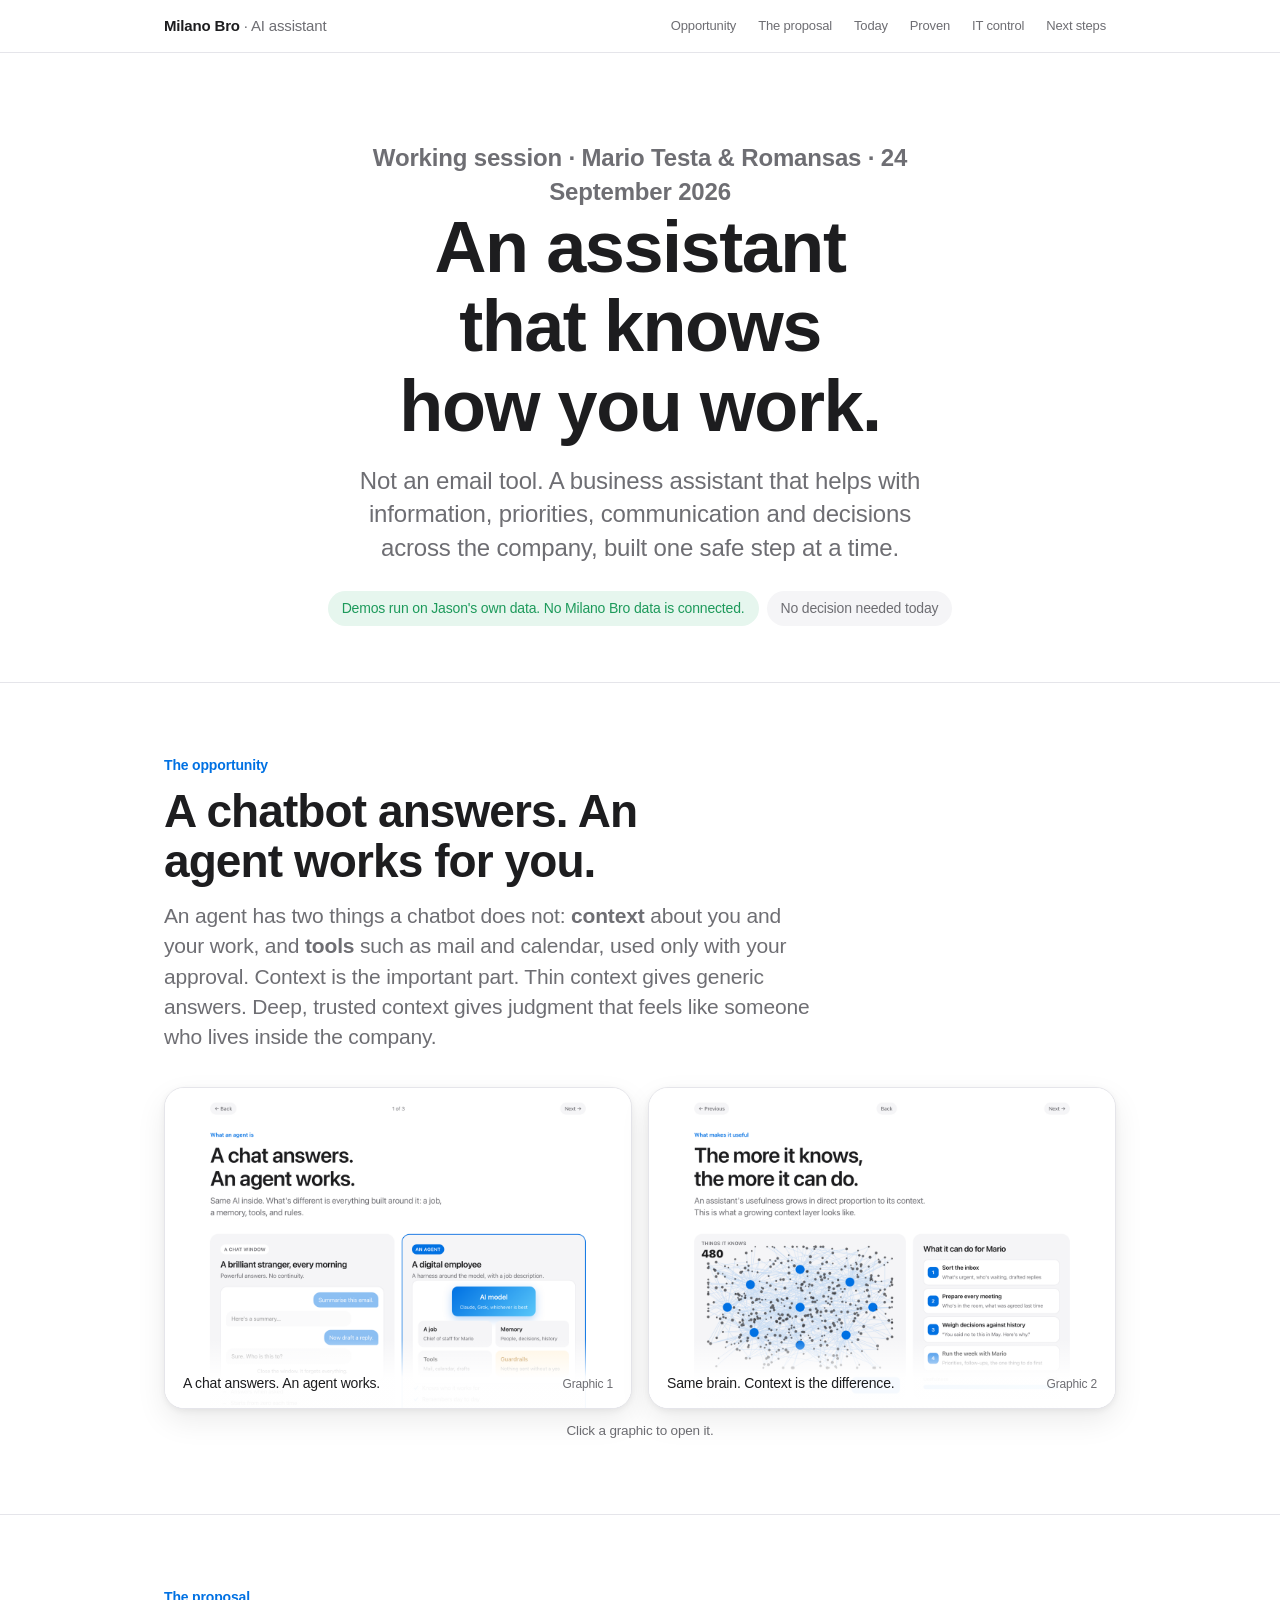
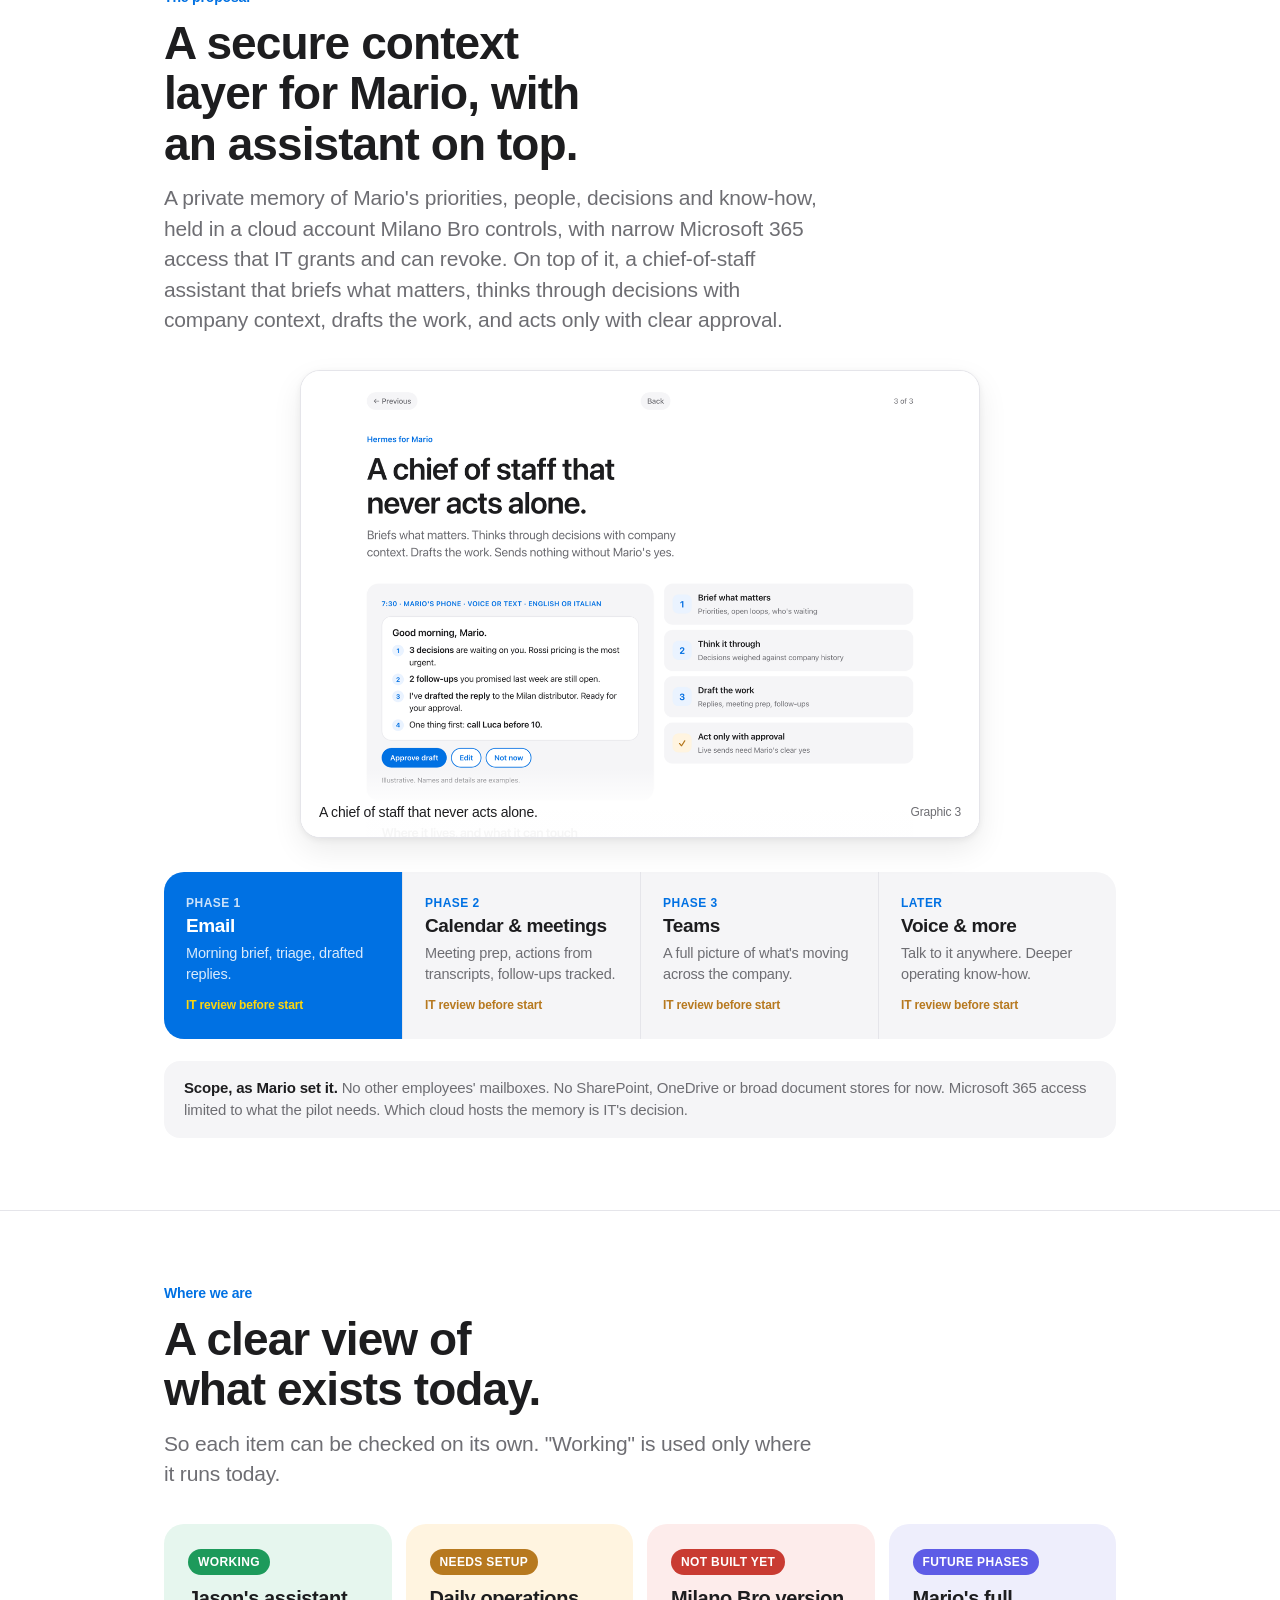
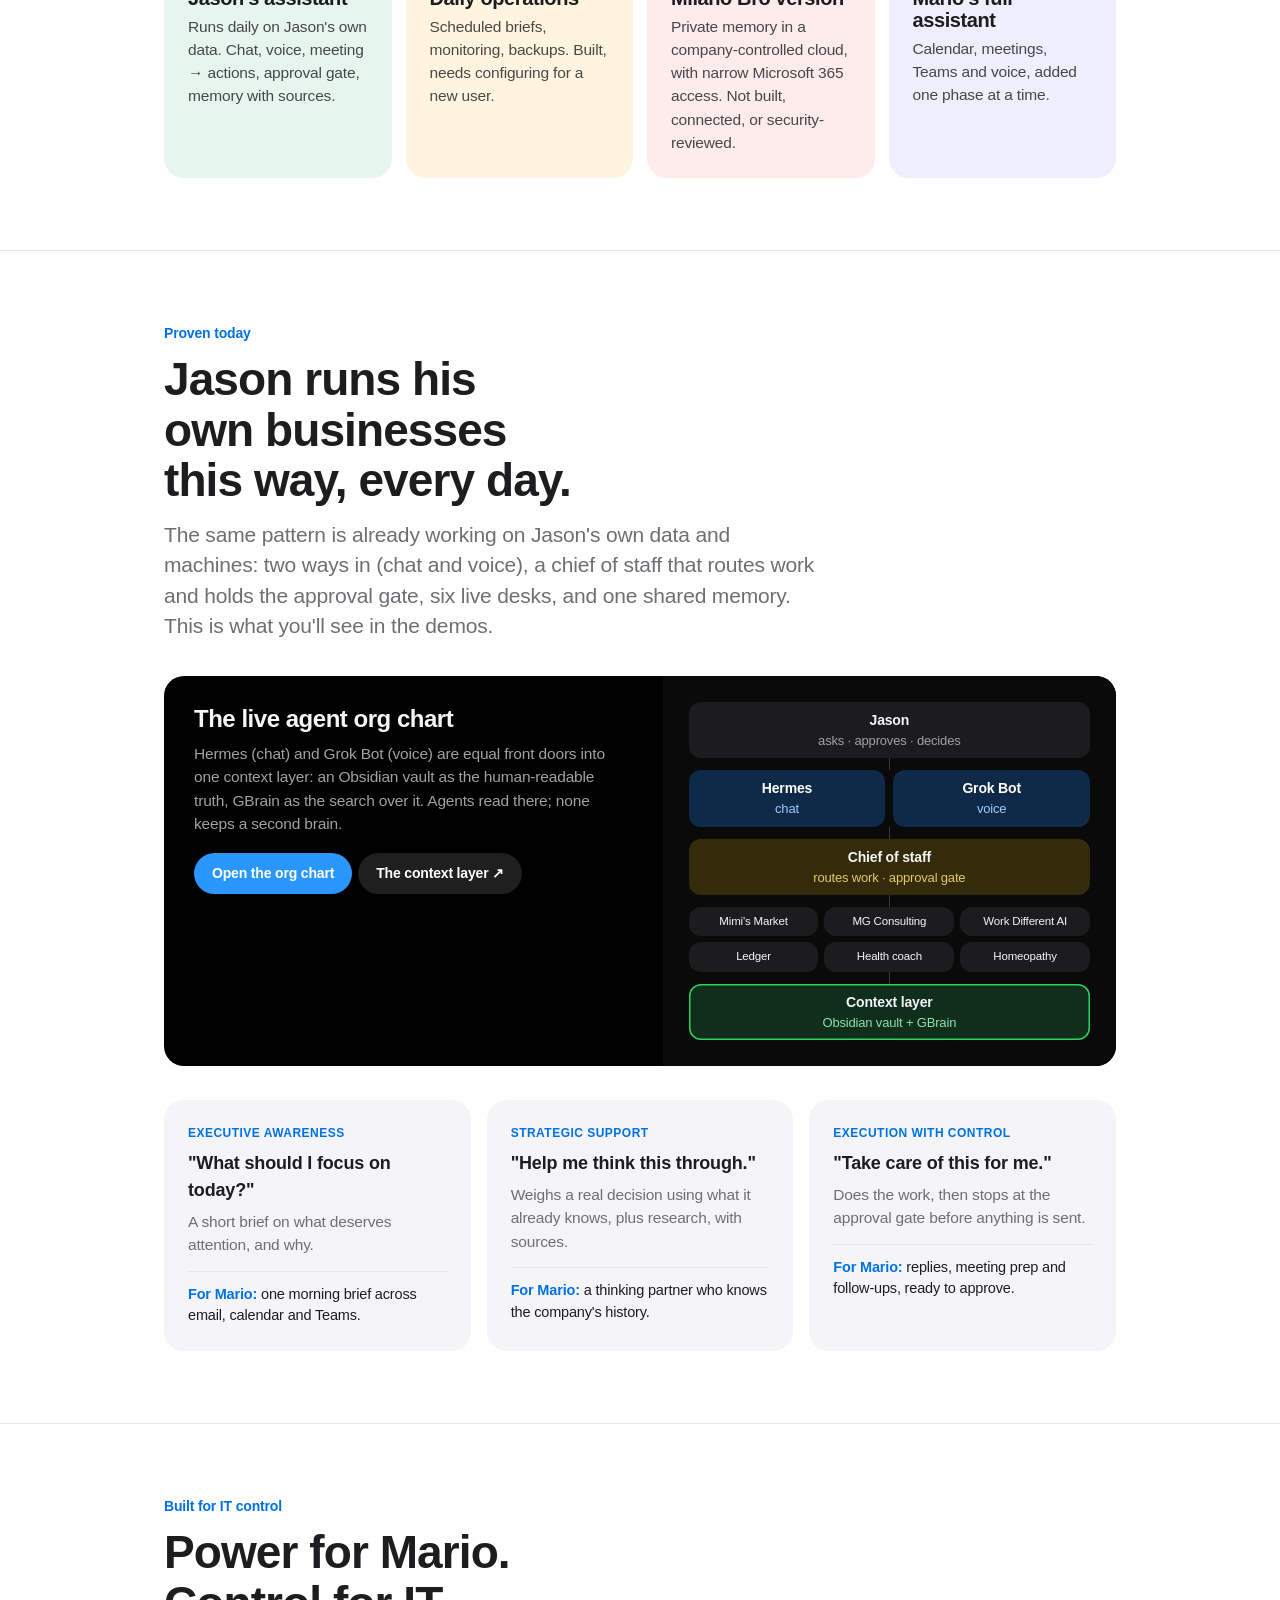
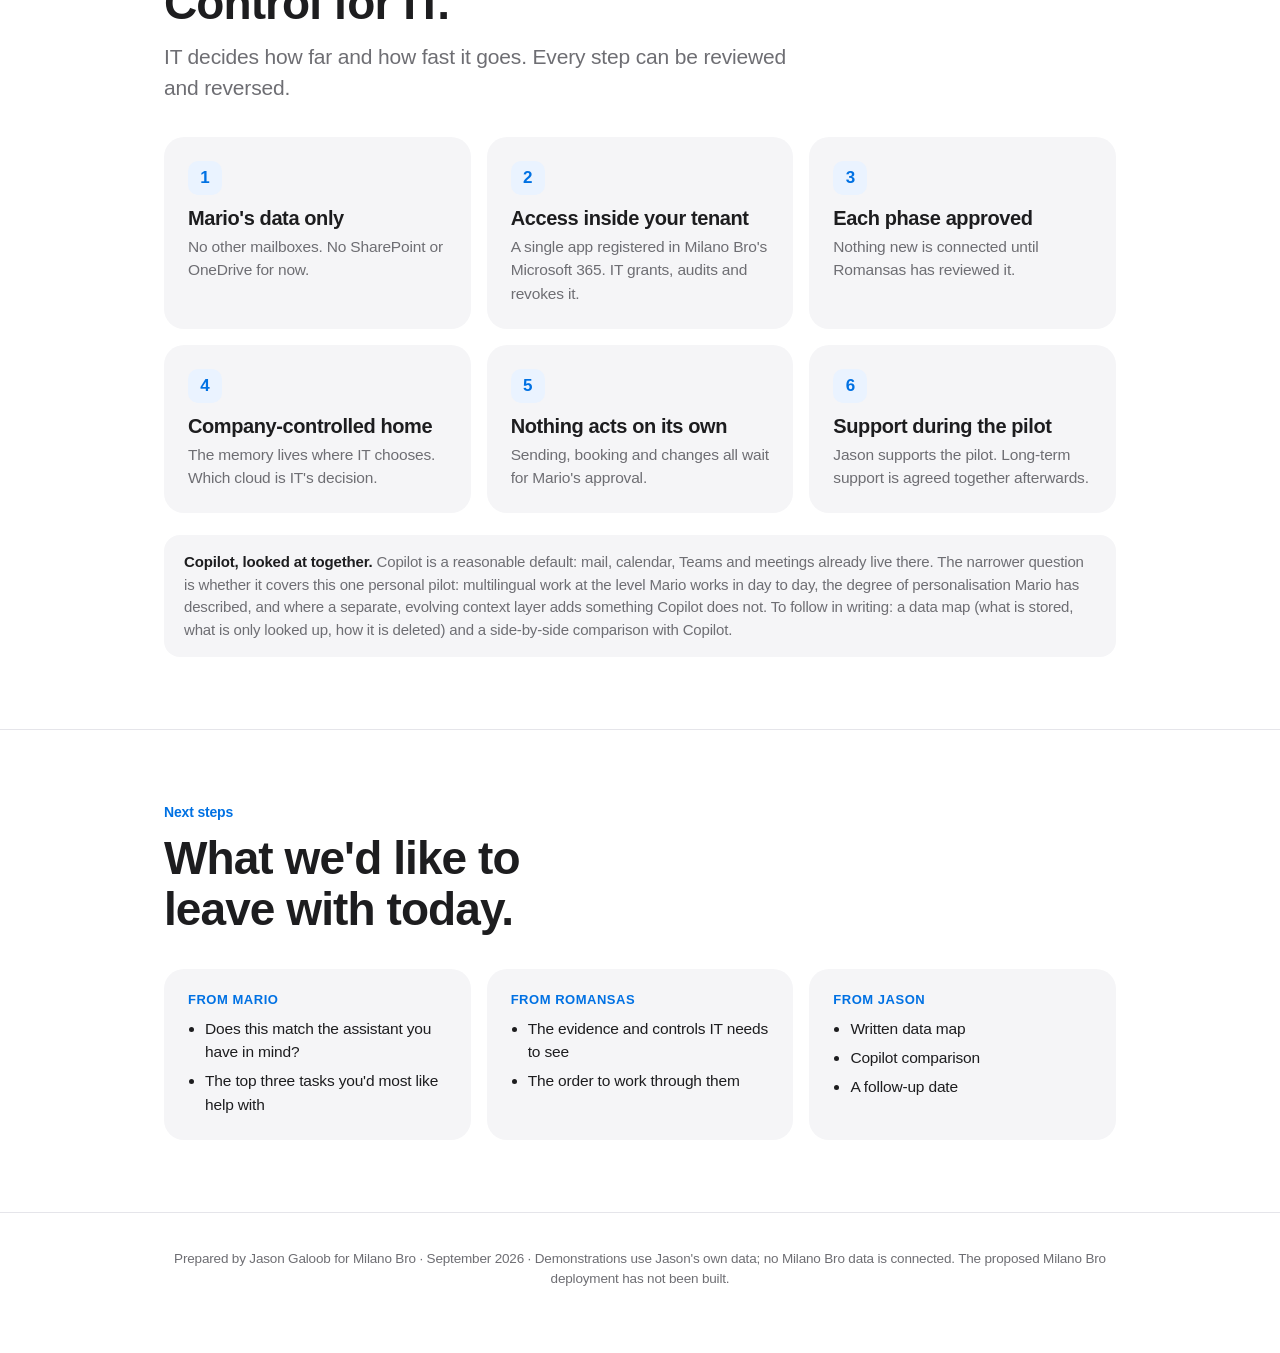
<file: index.html>
<!DOCTYPE html>
<html lang="en">
<head>
<meta charset="UTF-8" />
<meta name="viewport" content="width=device-width, initial-scale=1" />
<title>An AI assistant for Milano Bro</title>
<meta name="description" content="Working session with Mario Testa and Romansas: the opportunity, a secure context layer, what exists today, and a phased path IT controls." />
<style>
:root{
  --bg:#ffffff; --bg2:#f5f5f7; --ink:#1d1d1f; --mute:#6e6e73; --line:#e5e5ea;
  --blue:#0071e3; --blue-soft:#eaf3ff; --green:#1d9a5b; --green-soft:#e6f6ee;
  --amber:#b7791f; --amber-soft:#fff4e0; --red:#c93b32; --red-soft:#fdeceb;
  --violet:#5e5ce6; --violet-soft:#eeeefc;
  --font:-apple-system,BlinkMacSystemFont,"SF Pro Display","SF Pro Text","Inter",Helvetica,Arial,sans-serif;
  --mono:ui-monospace,"SF Mono",Menlo,monospace;
  --ease:cubic-bezier(.22,.61,.36,1);
}
*{box-sizing:border-box;margin:0;padding:0}
html{scroll-behavior:smooth;scroll-padding-top:70px}
body{background:var(--bg);color:var(--ink);font-family:var(--font);font-size:17px;line-height:1.5;letter-spacing:-.01em;-webkit-font-smoothing:antialiased}
a{color:var(--blue);text-decoration:none}
h1,h2,h3{font-weight:600;line-height:1.1;letter-spacing:-.02em;text-wrap:balance}
.wrap{max-width:1000px;margin:0 auto;padding:0 24px}

/* nav */
.nav{position:sticky;top:0;z-index:20;background:rgba(255,255,255,.78);-webkit-backdrop-filter:saturate(1.6) blur(18px);backdrop-filter:saturate(1.6) blur(18px);border-bottom:1px solid var(--line)}
.nav .wrap{display:flex;align-items:center;justify-content:space-between;gap:16px;height:52px}
.brand{font-weight:600;font-size:15px;white-space:nowrap}
.brand span{color:var(--mute);font-weight:400}
.navlinks{display:flex;gap:2px;overflow-x:auto;scrollbar-width:none}
.navlinks::-webkit-scrollbar{display:none}
.navlinks a{color:var(--mute);font-size:13px;font-weight:500;padding:6px 10px;border-radius:999px;white-space:nowrap}
.navlinks a:hover,.navlinks a.on{background:var(--bg2);color:var(--ink)}

/* hero */
.hero{padding:88px 0 56px;text-align:center}
.eyebrow{color:var(--blue);font-weight:600;font-size:15px;margin-bottom:14px}
.hero h1{font-size:clamp(40px,7vw,72px);max-width:16ch;margin:0 auto 18px}
.hero p{font-size:clamp(19px,2.3vw,24px);color:var(--mute);max-width:44ch;margin:0 auto;line-height:1.4}
.pills{display:flex;justify-content:center;flex-wrap:wrap;gap:8px;margin-top:26px}
.pill{font-size:14px;font-weight:500;padding:7px 14px;border-radius:999px;background:var(--bg2);color:var(--mute)}
.pill.green{background:var(--green-soft);color:var(--green)}

/* sections */
section{padding:72px 0;border-top:1px solid var(--line)}
.sec-eyebrow{color:var(--blue);font-weight:600;font-size:14px;margin-bottom:10px}
.h2{font-size:clamp(30px,4.4vw,46px);max-width:22ch;margin-bottom:14px}
.lead{font-size:clamp(18px,2vw,21px);color:var(--mute);max-width:56ch;line-height:1.45}
.grid2{display:grid;grid-template-columns:1fr 1fr;gap:16px;margin-top:34px}
.grid3{display:grid;grid-template-columns:repeat(3,1fr);gap:16px;margin-top:34px}
.grid4{display:grid;grid-template-columns:repeat(4,1fr);gap:14px;margin-top:34px}
.card{background:var(--bg2);border-radius:20px;padding:24px}
.card h3{font-size:20px;margin-bottom:6px}
.card p{color:var(--mute);font-size:15.5px}
.card .chip{display:inline-block;font-size:12px;font-weight:600;letter-spacing:.03em;text-transform:uppercase;padding:4px 10px;border-radius:999px;margin-bottom:12px;color:#fff}
.chip.green{background:var(--green)}.chip.amber{background:var(--amber)}.chip.red{background:var(--red)}.chip.violet{background:var(--violet)}.chip.blue{background:var(--blue)}
.card.green{background:var(--green-soft)}.card.amber{background:var(--amber-soft)}.card.red{background:var(--red-soft)}.card.violet{background:var(--violet-soft)}
.card.green p,.card.amber p,.card.red p,.card.violet p{color:var(--ink);opacity:.8}

/* graphic cards */
.gfx{display:grid;gap:16px;margin-top:34px}
.gfx.two{grid-template-columns:1fr 1fr}
.gfx.one{grid-template-columns:minmax(0,680px);justify-content:center}
.gcard{position:relative;display:block;border-radius:20px;overflow:hidden;background:#fff;border:1px solid var(--line);box-shadow:0 2px 6px rgba(0,0,0,.06),0 12px 30px rgba(0,0,0,.08);transition:transform .4s var(--ease),box-shadow .4s var(--ease)}
.gcard img{display:block;width:100%;height:auto;aspect-ratio:16/11;object-fit:cover;object-position:top;transition:transform .7s var(--ease)}
.gcard .cap{position:absolute;inset:auto 0 0 0;padding:34px 18px 14px;background:linear-gradient(180deg,rgba(255,255,255,0),rgba(255,255,255,.96) 55%);color:var(--ink);display:flex;justify-content:space-between;align-items:center;gap:10px;font-size:14px;font-weight:500}
.gcard .cap span{font-size:12px;color:var(--mute);white-space:nowrap}
.gcard:hover,.gcard:focus-visible{transform:translateY(-5px) scale(1.02);box-shadow:0 6px 14px rgba(0,0,0,.08),0 28px 60px rgba(0,0,0,.16);outline:none;z-index:1}
.gcard:hover img{transform:scale(1.04)}
.gnote{text-align:center;color:var(--mute);font-size:13.5px;margin-top:12px}

/* flow of phases */
.phases{display:grid;grid-template-columns:repeat(4,1fr);gap:0;margin-top:34px;background:var(--bg2);border-radius:20px;overflow:hidden}
.ph{padding:22px 22px;border-left:1px solid var(--line)}
.ph:first-child{border-left:0;background:var(--blue);color:#fff}
.ph .n{font-size:12px;font-weight:600;letter-spacing:.04em;text-transform:uppercase;color:var(--blue)}
.ph:first-child .n{color:rgba(255,255,255,.8)}
.ph h3{font-size:19px;margin:4px 0 6px}
.ph p{font-size:14.5px;color:var(--mute)}
.ph:first-child p{color:rgba(255,255,255,.85)}
.ph .gate{display:inline-block;margin-top:10px;font-size:12px;font-weight:600;color:var(--amber)}
.ph:first-child .gate{color:#ffd60a}

/* org card */
.orgcard{display:grid;grid-template-columns:1.1fr 1fr;gap:0;background:#000;color:#f5f5f7;border-radius:20px;overflow:hidden;margin-top:34px}
.orgcard .txt{padding:30px}
.orgcard .txt h3{font-size:24px;margin-bottom:10px}
.orgcard .txt p{color:#a1a1a6;font-size:15.5px;margin-bottom:18px}
.orgcard .btn{display:inline-block;background:#2997ff;color:#fff;font-weight:600;font-size:14px;padding:10px 18px;border-radius:999px}
.orgcard .btn.ghost{background:rgba(255,255,255,.12);margin-left:6px}
.tree{padding:26px;display:flex;flex-direction:column;align-items:center;gap:0;background:#0a0a0a}
.tb{background:#1c1c1e;border-radius:12px;padding:8px 14px;font-size:13px;text-align:center;width:100%}
.tb b{display:block;font-weight:600;font-size:14px}
.tb span{color:#a1a1a6}
.tb.blue{background:#0e2a48;color:#fff}.tb.blue span{color:#9ec9ff}
.tb.amber{background:#332b0a}.tb.amber span{color:#e6c96a}
.tb.green{background:#0f2e1c;box-shadow:inset 0 0 0 1.5px #30d158}.tb.green span{color:#8fe0a8}
.tl{width:1px;height:12px;background:#3a3a3c}
.trow{display:grid;grid-template-columns:1fr 1fr;gap:8px;width:100%}
.trow3{display:grid;grid-template-columns:repeat(3,1fr);gap:6px;width:100%}
.trow3 .tb{padding:6px 6px;font-size:11.5px}

/* controls */
.ctl .ic{width:34px;height:34px;border-radius:10px;background:var(--blue-soft);color:var(--blue);display:grid;place-items:center;font-weight:700;margin-bottom:12px}
.note{margin-top:22px;background:var(--bg2);border-radius:16px;padding:16px 20px;font-size:15px;color:var(--mute)}
.note b{color:var(--ink)}

/* demos */
.demo .k{font-size:12px;font-weight:600;letter-spacing:.04em;text-transform:uppercase;color:var(--blue);margin-bottom:8px}
.demo .q{font-size:18px;font-weight:600;margin-bottom:6px}
.demo .m{margin-top:14px;padding-top:12px;border-top:1px solid var(--line);font-size:14.5px;color:var(--ink)}
.demo .m b{color:var(--blue)}

/* leave */
.leave .card h3{color:var(--blue);font-size:13px;letter-spacing:.04em;text-transform:uppercase;margin-bottom:10px}
.leave ul{padding-left:1.1em;color:var(--ink);font-size:15.5px;display:grid;gap:6px}
footer{padding:36px 0 64px;color:var(--mute);font-size:13.5px;text-align:center;border-top:1px solid var(--line)}

/* lightbox */
.lb{position:fixed;inset:0;z-index:50;display:none;align-items:center;justify-content:center;padding:24px;background:rgba(20,22,24,.55);-webkit-backdrop-filter:blur(18px) saturate(1.2);backdrop-filter:blur(18px) saturate(1.2);opacity:0;transition:opacity .35s ease}
.lb.open{display:flex}.lb.show{opacity:1}
.lb .frame{position:relative;width:min(1120px,100%);height:min(92vh,100%);background:#fff;border-radius:18px;overflow:hidden;box-shadow:0 40px 100px rgba(0,0,0,.45);transform:scale(.92) translateY(12px);transition:transform .45s var(--ease)}
.lb.show .frame{transform:none}
.lb iframe{width:100%;height:100%;border:0;display:block;background:#fff}
.lb button{border:0;cursor:pointer;color:#1d1d1f;background:rgba(0,0,0,.08);display:grid;place-items:center;-webkit-backdrop-filter:blur(8px);backdrop-filter:blur(8px)}
.lb button:hover{background:rgba(0,0,0,.16)}
.lb .x{position:absolute;top:12px;right:12px;width:36px;height:36px;border-radius:50%;font-size:20px}
.lb .nv{position:absolute;top:50%;transform:translateY(-50%);width:40px;height:40px;border-radius:50%;font-size:20px}
.lb .nv.prev{left:12px}.lb .nv.next{right:12px}
.lb .open-new{position:absolute;bottom:12px;right:14px;font-size:12px;color:#1d1d1f;background:rgba(0,0,0,.08);padding:6px 10px;border-radius:999px}
body.lb-lock{overflow:hidden}

/* motion */
@media (prefers-reduced-motion:reduce){.gcard,.gcard img,.lb,.lb .frame{transition:none}}

@media (max-width:860px){.grid3,.grid4,.phases{grid-template-columns:1fr 1fr}.ph{border-left:0;border-top:1px solid var(--line)}.orgcard{grid-template-columns:1fr}.lb .nv{display:none}}
@media (max-width:600px){.grid2,.grid3,.grid4,.phases,.gfx.two{grid-template-columns:1fr}.hero{padding:56px 0 40px}section{padding:52px 0}.brand span{display:none}.lb{padding:10px}}
</style>
</head>
<body>

<nav class="nav"><div class="wrap">
  <div class="brand">Milano Bro <span>· AI assistant</span></div>
  <div class="navlinks" id="navlinks">
    <a href="#opportunity">Opportunity</a><a href="#proposal">The proposal</a><a href="#today">Today</a><a href="#proven">Proven</a><a href="#control">IT control</a><a href="#next">Next steps</a>
  </div>
</div></nav>

<header class="hero wrap">
  <p class="eyebrow">Working session · Mario Testa &amp; Romansas · 24 September 2026</p>
  <h1>An assistant that knows how you work.</h1>
  <p>Not an email tool. A business assistant that helps with information, priorities, communication and decisions across the company, built one safe step at a time.</p>
  <div class="pills">
    <span class="pill green">Demos run on Jason's own data. No Milano Bro data is connected.</span>
    <span class="pill">No decision needed today</span>
  </div>
</header>

<section id="opportunity"><div class="wrap">
  <p class="sec-eyebrow">The opportunity</p>
  <h2 class="h2">A chatbot answers. An agent works for you.</h2>
  <p class="lead">An agent has two things a chatbot does not: <b>context</b> about you and your work, and <b>tools</b> such as mail and calendar, used only with your approval. Context is the important part. Thin context gives generic answers. Deep, trusted context gives judgment that feels like someone who lives inside the company.</p>
  <div class="gfx two">
    <a class="gcard" href="./graphics/1-what-an-agent-is.html" aria-label="Open graphic: A chat answers. An agent works.">
      <img src="./graphics/thumb-1-what-an-agent-is.png" alt="A chat answers. An agent works." width="1280" height="880" loading="lazy">
      <span class="cap">A chat answers. An agent works.<span>Graphic 1</span></span>
    </a>
    <a class="gcard" href="./graphics/2-what-makes-it-useful.html" aria-label="Open graphic: Same brain. Context is the difference.">
      <img src="./graphics/thumb-2-what-makes-it-useful.png" alt="Same brain. Context is the difference." width="1280" height="880" loading="lazy">
      <span class="cap">Same brain. Context is the difference.<span>Graphic 2</span></span>
    </a>
  </div>
  <p class="gnote">Click a graphic to open it.</p>
</div></section>

<section id="proposal"><div class="wrap">
  <p class="sec-eyebrow">The proposal</p>
  <h2 class="h2">A secure context layer for Mario, with an assistant on top.</h2>
  <p class="lead">A private memory of Mario's priorities, people, decisions and know-how, held in a cloud account Milano Bro controls, with narrow Microsoft 365 access that IT grants and can revoke. On top of it, a chief-of-staff assistant that briefs what matters, thinks through decisions with company context, drafts the work, and acts only with clear approval.</p>
  <div class="gfx one">
    <a class="gcard" href="./graphics/3-hermes-for-mario.html" aria-label="Open graphic: A chief of staff that never acts alone.">
      <img src="./graphics/thumb-3-hermes-for-mario.png" alt="A chief of staff that never acts alone." width="1280" height="880" loading="lazy">
      <span class="cap">A chief of staff that never acts alone.<span>Graphic 3</span></span>
    </a>
  </div>
  <div class="phases">
    <div class="ph"><div class="n">Phase 1</div><h3>Email</h3><p>Morning brief, triage, drafted replies.</p><span class="gate">IT review before start</span></div>
    <div class="ph"><div class="n">Phase 2</div><h3>Calendar &amp; meetings</h3><p>Meeting prep, actions from transcripts, follow-ups tracked.</p><span class="gate">IT review before start</span></div>
    <div class="ph"><div class="n">Phase 3</div><h3>Teams</h3><p>A full picture of what's moving across the company.</p><span class="gate">IT review before start</span></div>
    <div class="ph"><div class="n">Later</div><h3>Voice &amp; more</h3><p>Talk to it anywhere. Deeper operating know-how.</p><span class="gate">IT review before start</span></div>
  </div>
  <div class="note"><b>Scope, as Mario set it.</b> No other employees' mailboxes. No SharePoint, OneDrive or broad document stores for now. Microsoft 365 access limited to what the pilot needs. Which cloud hosts the memory is IT's decision.</div>
</div></section>

<section id="today"><div class="wrap">
  <p class="sec-eyebrow">Where we are</p>
  <h2 class="h2">A clear view of what exists today.</h2>
  <p class="lead">So each item can be checked on its own. "Working" is used only where it runs today.</p>
  <div class="grid4">
    <div class="card green"><span class="chip green">Working</span><h3>Jason's assistant</h3><p>Runs daily on Jason's own data. Chat, voice, meeting → actions, approval gate, memory with sources.</p></div>
    <div class="card amber"><span class="chip amber">Needs setup</span><h3>Daily operations</h3><p>Scheduled briefs, monitoring, backups. Built, needs configuring for a new user.</p></div>
    <div class="card red"><span class="chip red">Not built yet</span><h3>Milano Bro version</h3><p>Private memory in a company-controlled cloud, with narrow Microsoft 365 access. Not built, connected, or security-reviewed.</p></div>
    <div class="card violet"><span class="chip violet">Future phases</span><h3>Mario's full assistant</h3><p>Calendar, meetings, Teams and voice, added one phase at a time.</p></div>
  </div>
</div></section>

<section id="proven"><div class="wrap">
  <p class="sec-eyebrow">Proven today</p>
  <h2 class="h2">Jason runs his own businesses this way, every day.</h2>
  <p class="lead">The same pattern is already working on Jason's own data and machines: two ways in (chat and voice), a chief of staff that routes work and holds the approval gate, six live desks, and one shared memory. This is what you'll see in the demos.</p>
  <div class="orgcard">
    <div class="txt">
      <h3>The live agent org chart</h3>
      <p>Hermes (chat) and Grok Bot (voice) are equal front doors into one context layer: an Obsidian vault as the human-readable truth, GBrain as the search over it. Agents read there; none keeps a second brain.</p>
      <a class="btn" href="./agent-org-chart.html">Open the org chart</a><a class="btn ghost" href="https://claude.ai/artifact/SJmEkMJuBfpTdvaBMabLHS#context" target="_blank" rel="noopener">The context layer ↗</a>
    </div>
    <div class="tree" aria-label="Summary of Jason's agent org chart">
      <div class="tb"><b>Jason</b><span>asks · approves · decides</span></div>
      <div class="tl"></div>
      <div class="trow"><div class="tb blue"><b>Hermes</b><span>chat</span></div><div class="tb blue"><b>Grok Bot</b><span>voice</span></div></div>
      <div class="tl"></div>
      <div class="tb amber"><b>Chief of staff</b><span>routes work · approval gate</span></div>
      <div class="tl"></div>
      <div class="trow3"><div class="tb">Mimi's Market</div><div class="tb">MG Consulting</div><div class="tb">Work Different AI</div><div class="tb">Ledger</div><div class="tb">Health coach</div><div class="tb">Homeopathy</div></div>
      <div class="tl"></div>
      <div class="tb green"><b>Context layer</b><span>Obsidian vault + GBrain</span></div>
    </div>
  </div>
  <div class="grid3">
    <div class="card demo"><div class="k">Executive awareness</div><div class="q">"What should I focus on today?"</div><p>A short brief on what deserves attention, and why.</p><div class="m"><b>For Mario:</b> one morning brief across email, calendar and Teams.</div></div>
    <div class="card demo"><div class="k">Strategic support</div><div class="q">"Help me think this through."</div><p>Weighs a real decision using what it already knows, plus research, with sources.</p><div class="m"><b>For Mario:</b> a thinking partner who knows the company's history.</div></div>
    <div class="card demo"><div class="k">Execution with control</div><div class="q">"Take care of this for me."</div><p>Does the work, then stops at the approval gate before anything is sent.</p><div class="m"><b>For Mario:</b> replies, meeting prep and follow-ups, ready to approve.</div></div>
  </div>
</div></section>

<section id="control"><div class="wrap">
  <p class="sec-eyebrow">Built for IT control</p>
  <h2 class="h2">Power for Mario. Control for IT.</h2>
  <p class="lead">IT decides how far and how fast it goes. Every step can be reviewed and reversed.</p>
  <div class="grid3">
    <div class="card ctl"><div class="ic">1</div><h3>Mario's data only</h3><p>No other mailboxes. No SharePoint or OneDrive for now.</p></div>
    <div class="card ctl"><div class="ic">2</div><h3>Access inside your tenant</h3><p>A single app registered in Milano Bro's Microsoft 365. IT grants, audits and revokes it.</p></div>
    <div class="card ctl"><div class="ic">3</div><h3>Each phase approved</h3><p>Nothing new is connected until Romansas has reviewed it.</p></div>
    <div class="card ctl"><div class="ic">4</div><h3>Company-controlled home</h3><p>The memory lives where IT chooses. Which cloud is IT's decision.</p></div>
    <div class="card ctl"><div class="ic">5</div><h3>Nothing acts on its own</h3><p>Sending, booking and changes all wait for Mario's approval.</p></div>
    <div class="card ctl"><div class="ic">6</div><h3>Support during the pilot</h3><p>Jason supports the pilot. Long-term support is agreed together afterwards.</p></div>
  </div>
  <div class="note"><b>Copilot, looked at together.</b> Copilot is a reasonable default: mail, calendar, Teams and meetings already live there. The narrower question is whether it covers this one personal pilot: multilingual work at the level Mario works in day to day, the degree of personalisation Mario has described, and where a separate, evolving context layer adds something Copilot does not. To follow in writing: a data map (what is stored, what is only looked up, how it is deleted) and a side-by-side comparison with Copilot.</div>
</div></section>

<section id="next" class="leave"><div class="wrap">
  <p class="sec-eyebrow">Next steps</p>
  <h2 class="h2">What we'd like to leave with today.</h2>
  <div class="grid3">
    <div class="card"><h3>From Mario</h3><ul><li>Does this match the assistant you have in mind?</li><li>The top three tasks you'd most like help with</li></ul></div>
    <div class="card"><h3>From Romansas</h3><ul><li>The evidence and controls IT needs to see</li><li>The order to work through them</li></ul></div>
    <div class="card"><h3>From Jason</h3><ul><li>Written data map</li><li>Copilot comparison</li><li>A follow-up date</li></ul></div>
  </div>
</div></section>

<footer><div class="wrap">Prepared by Jason Galoob for Milano Bro · September 2026 · Demonstrations use Jason's own data; no Milano Bro data is connected. The proposed Milano Bro deployment has not been built.</div></footer>

<div class="lb" id="lb" role="dialog" aria-modal="true" aria-label="Graphic">
  <div class="frame">
    <iframe id="lbf" title="Graphic" src="about:blank"></iframe>
    <button class="x" id="lbx" aria-label="Close">×</button>
    <button class="nv prev" id="lbp" aria-label="Previous graphic">‹</button>
    <button class="nv next" id="lbn" aria-label="Next graphic">›</button>
    <a class="open-new" id="lbo" href="#" target="_blank" rel="noopener">Open full page ↗</a>
  </div>
</div>
<script>
(function(){
  var cards=[].slice.call(document.querySelectorAll('.gcard'));
  var urls=cards.map(function(c){return c.getAttribute('href')});
  var lb=document.getElementById('lb'),f=document.getElementById('lbf'),o=document.getElementById('lbo'),cur=0;
  function open(i){cur=i;f.src=urls[i];o.href=urls[i];lb.classList.add('open');document.body.classList.add('lb-lock');requestAnimationFrame(function(){requestAnimationFrame(function(){lb.classList.add('show')})});document.getElementById('lbx').focus()}
  function close(){lb.classList.remove('show');document.body.classList.remove('lb-lock');setTimeout(function(){lb.classList.remove('open');f.src='about:blank'},350)}
  function step(d){open((cur+d+urls.length)%urls.length)}
  cards.forEach(function(c,i){c.addEventListener('click',function(e){if(e.metaKey||e.ctrlKey||e.shiftKey)return;e.preventDefault();open(i)})});
  document.getElementById('lbx').addEventListener('click',close);
  document.getElementById('lbp').addEventListener('click',function(){step(-1)});
  document.getElementById('lbn').addEventListener('click',function(){step(1)});
  lb.addEventListener('click',function(e){if(e.target===lb)close()});
  document.addEventListener('keydown',function(e){if(!lb.classList.contains('open'))return;if(e.key==='Escape')close();if(e.key==='ArrowRight')step(1);if(e.key==='ArrowLeft')step(-1)});
  // nav highlight
  var links=[].slice.call(document.querySelectorAll('#navlinks a')),secs=links.map(function(a){return document.querySelector(a.getAttribute('href'))});
  function on(){var y=window.scrollY+90,c=-1;secs.forEach(function(s,i){if(s&&s.offsetTop<=y)c=i});links.forEach(function(a,i){a.classList.toggle('on',i===c)})}
  window.addEventListener('scroll',on,{passive:true});on();
})();
</script>
</body>
</html>
</file>
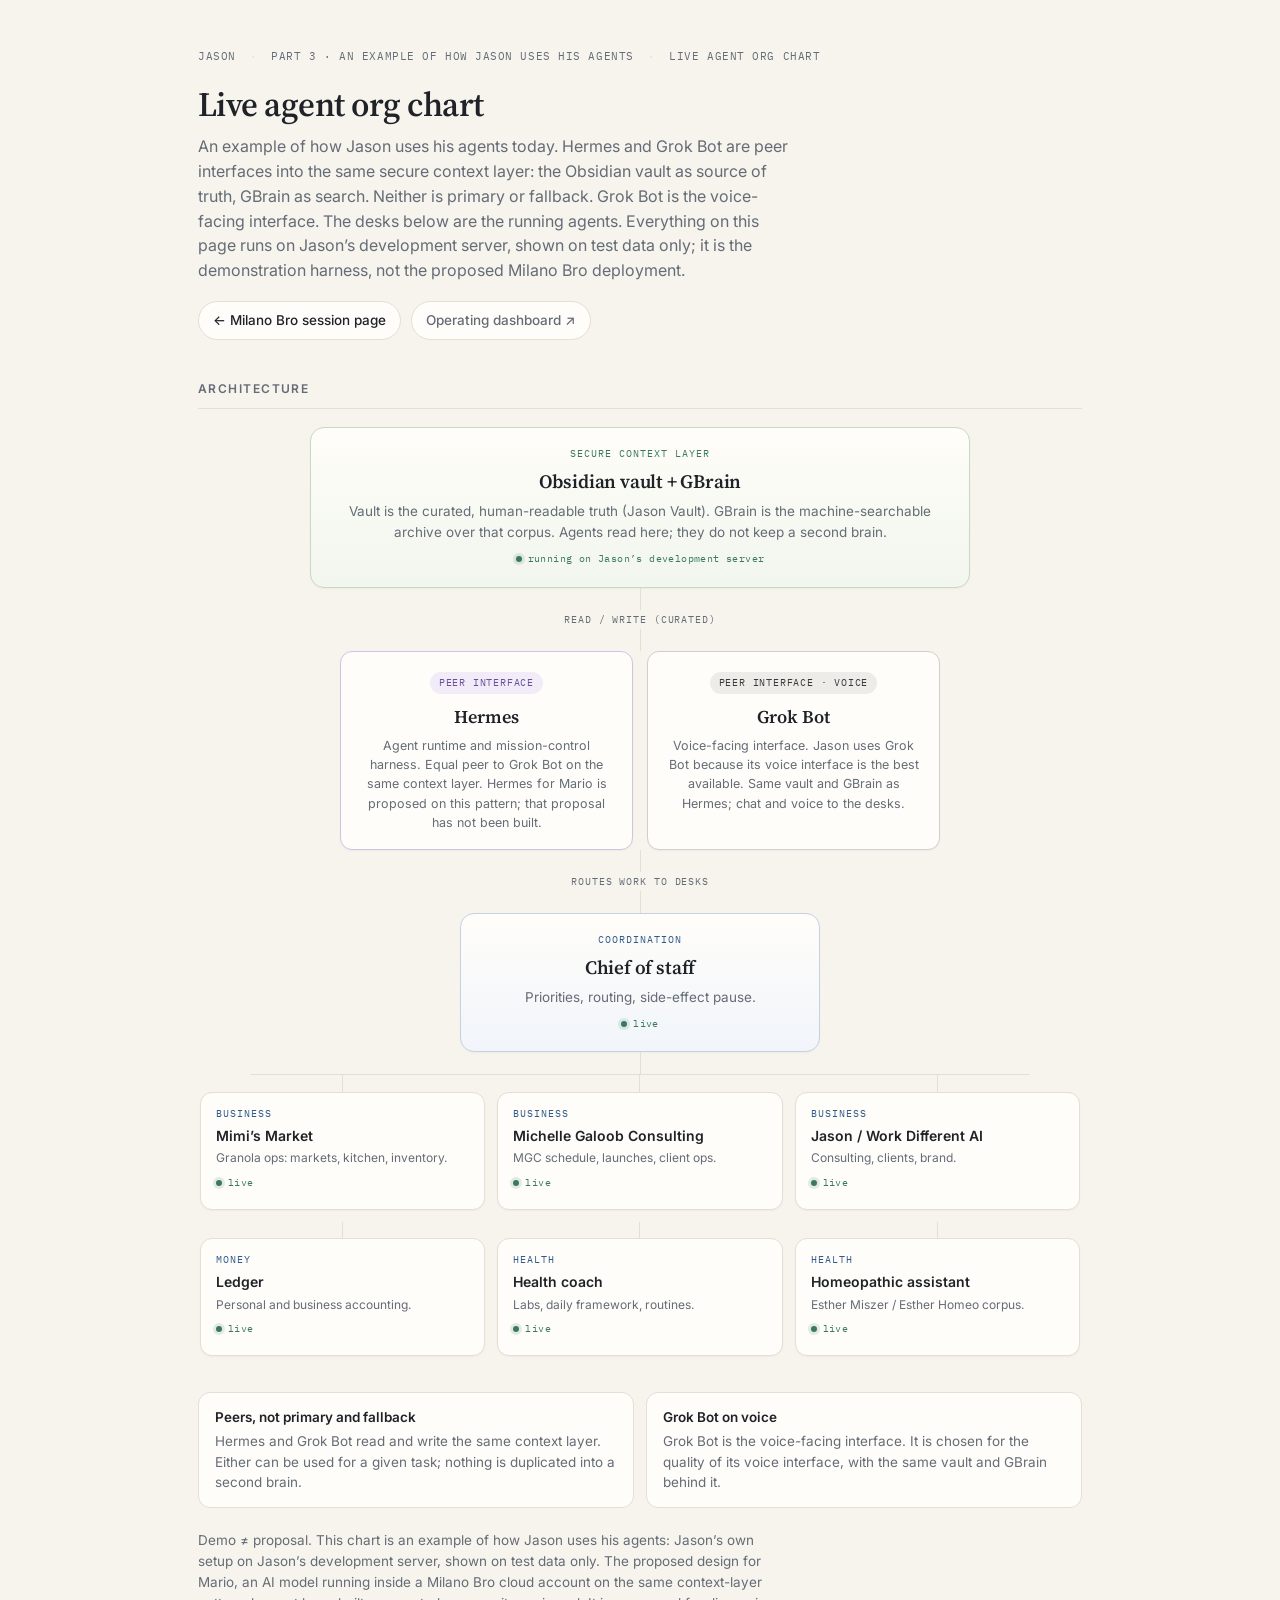
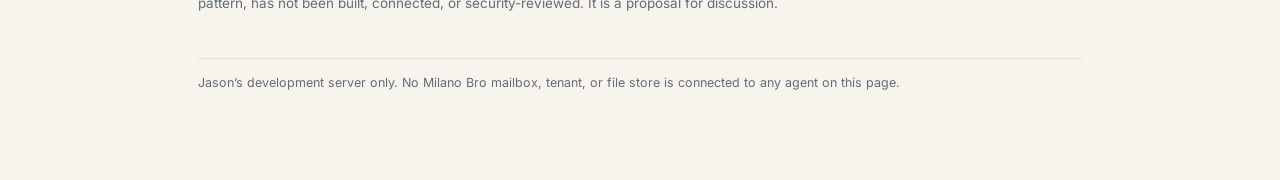
<file: agent-org-chart.html>
<!DOCTYPE html>
<html lang="en">
<head>
<meta charset="UTF-8" />
<meta name="viewport" content="width=device-width, initial-scale=1" />
<title>Jason — live agent org chart</title>
<link rel="preconnect" href="https://fonts.googleapis.com" />
<link rel="preconnect" href="https://fonts.gstatic.com" crossorigin />
<link href="https://fonts.googleapis.com/css2?family=Source+Serif+4:opsz,wght@8..60,500;8..60,600&family=Inter:wght@400;500;600&family=IBM+Plex+Mono:wght@400;500&display=swap" rel="stylesheet" />
<style>
:root{
  --bg:#f7f4ee; --paper:#fffdf9; --ink:#1f2328; --mute:#646c76; --line:#e4ded3;
  --accent:#2f5a8a; --accent-soft:#eaf0f7; --ok:#3a7a5b; --ok-soft:rgba(58,122,91,.14);
  --plum:#6b4f9a; --plum-soft:#f1ecf8; --plum-line:#cfc3e3; --sage-soft:#f1f6ee; --sage-line:#c9d9bf;
  --serif:"Source Serif 4",Georgia,serif; --sans:"Inter",system-ui,-apple-system,sans-serif; --mono:"IBM Plex Mono",ui-monospace,monospace;
}
*{box-sizing:border-box;margin:0;padding:0}
body{font-family:var(--sans);background:var(--bg);color:var(--ink);line-height:1.55;min-height:100vh;-webkit-font-smoothing:antialiased}
a{color:var(--accent)}
.wrap{max-width:940px;margin:0 auto;padding:48px 28px 88px}
.meta{font-family:var(--mono);font-size:11px;color:var(--mute);letter-spacing:.05em;text-transform:uppercase;margin-bottom:20px;display:flex;flex-wrap:wrap;gap:6px 14px}
.meta span+span::before{content:"·";margin-right:14px;color:var(--line)}
h1{font-family:var(--serif);font-size:34px;font-weight:600;letter-spacing:-.015em;line-height:1.15;margin-bottom:10px}
.sub{color:var(--mute);font-size:16px;max-width:60ch;margin-bottom:18px}
.links{display:flex;flex-wrap:wrap;gap:10px;margin-bottom:40px}
.chip{
  display:inline-flex;align-items:center;gap:8px;text-decoration:none;font-size:13.5px;font-weight:500;color:var(--ink);
  background:var(--paper);border:1px solid var(--line);border-radius:999px;padding:8px 14px;transition:border-color .15s,box-shadow .15s;
}
.chip:hover{border-color:#b9c6d6;box-shadow:0 2px 8px rgba(31,35,40,.06)}
.chip.quiet{color:var(--mute)}
h2{font-size:12px;font-weight:600;letter-spacing:.12em;text-transform:uppercase;color:var(--mute);margin:0 0 18px;padding-bottom:10px;border-bottom:1px solid var(--line)}

.stack{display:flex;flex-direction:column;align-items:center}
.layer{
  background:var(--paper);border:1px solid var(--line);border-radius:14px;padding:18px 20px;
  box-shadow:0 1px 2px rgba(31,35,40,.04);
}
.layer.context{width:100%;max-width:660px;text-align:center;border-color:var(--sage-line);background:linear-gradient(180deg,var(--paper),var(--sage-soft))}
.layer.chief{width:100%;max-width:360px;text-align:center;border-color:#c6d2e0;background:linear-gradient(180deg,var(--paper),#f1f5fa)}
.role{font-family:var(--mono);font-size:10px;letter-spacing:.1em;text-transform:uppercase;color:var(--accent);margin-bottom:5px}
.layer.context .role{color:var(--ok)}
.layer h3{font-family:var(--serif);font-size:19px;font-weight:600;margin-bottom:5px;letter-spacing:-.01em}
.layer p{font-size:13.5px;color:var(--mute);margin:0}
.conn{width:1px;height:22px;background:var(--line)}
.conn-label{font-family:var(--mono);font-size:10px;color:var(--mute);letter-spacing:.09em;text-transform:uppercase;margin:2px 0}
.ifaces{display:grid;grid-template-columns:1fr 1fr;gap:14px;width:100%;max-width:600px}
.iface{background:var(--paper);border:1px solid var(--line);border-radius:12px;padding:16px 18px;text-align:center;box-shadow:0 1px 2px rgba(31,35,40,.04)}
.iface.hermes{border-color:var(--plum-line)}
.iface.grok{border-color:#cfcfcf}
.iface .badge{display:inline-block;font-family:var(--mono);font-size:10px;letter-spacing:.08em;text-transform:uppercase;padding:3px 9px;border-radius:999px;margin-bottom:9px}
.iface.hermes .badge{background:var(--plum-soft);color:var(--plum)}
.iface.grok .badge{background:#eeece8;color:#3a3a3a}
.iface h3{font-family:var(--serif);font-size:18px;font-weight:600;margin-bottom:5px}
.iface p{font-size:12.5px;color:var(--mute);margin:0}
.bar{height:1px;background:var(--line);width:min(100%,780px)}
.leaves{display:grid;grid-template-columns:repeat(3,1fr);gap:12px;width:100%;max-width:880px}
.node{background:var(--paper);border:1px solid var(--line);border-radius:12px;padding:13px 15px;box-shadow:0 1px 2px rgba(31,35,40,.04);height:100%}
.node .role{margin-bottom:3px}
.node h3{font-size:14px;font-weight:600;margin-bottom:3px}
.node p{font-size:12px;color:var(--mute);margin:0;line-height:1.45}
.stem{width:1px;height:20px;background:var(--line);margin:0 auto}
.leaf{display:flex;flex-direction:column;align-items:stretch}
.status{display:inline-flex;align-items:center;gap:6px;font-size:10px;color:var(--ok);margin-top:8px;font-family:var(--mono);letter-spacing:.04em}
.status::before{content:"";width:6px;height:6px;border-radius:50%;background:var(--ok);box-shadow:0 0 0 3px var(--ok-soft)}
.legend{display:grid;grid-template-columns:1fr 1fr;gap:12px;margin-top:36px}
.legend .item{background:var(--paper);border:1px solid var(--line);border-radius:12px;padding:14px 16px;font-size:13.5px;color:var(--mute)}
.legend .item strong{display:block;color:var(--ink);margin-bottom:3px;font-weight:600}
.note{font-size:13.5px;color:var(--mute);margin-top:22px;max-width:66ch}
.foot{margin-top:44px;padding-top:14px;border-top:1px solid var(--line);font-size:12.5px;color:var(--mute)}
@media(max-width:720px){h1{font-size:29px}.wrap{padding:36px 20px 64px}.leaves{grid-template-columns:1fr 1fr}.ifaces,.legend{grid-template-columns:1fr}}
@media(max-width:480px){.leaves{grid-template-columns:1fr}.bar{display:none}.stem{height:10px}}
</style>
</head>
<body>
<div class="wrap">
  <div class="meta"><span>Jason</span><span>Part 3 · An example of how Jason uses his agents</span><span>Live agent org chart</span></div>
  <h1>Live agent org chart</h1>
  <p class="sub">An example of how Jason uses his agents today. Hermes and Grok Bot are peer interfaces into the same secure context layer: the Obsidian vault as source of truth, GBrain as search. Neither is primary or fallback. Grok Bot is the voice-facing interface. The desks below are the running agents. Everything on this page runs on Jason’s development server, shown on test data only; it is the demonstration harness, not the proposed Milano Bro deployment.</p>
  <div class="links">
    <a class="chip" href="./index.html">← Milano Bro session page</a>
    <a class="chip quiet" href="https://jmg424.github.io/jason-operating-dashboard/ceo.html" target="_blank" rel="noopener">Operating dashboard ↗</a>
  </div>

  <h2>Architecture</h2>
  <div class="stack">
    <div class="layer context">
      <div class="role">Secure context layer</div>
      <h3>Obsidian vault + GBrain</h3>
      <p>Vault is the curated, human-readable truth (Jason Vault). GBrain is the machine-searchable archive over that corpus. Agents read here; they do not keep a second brain.</p>
      <div class="status">running on Jason’s development server</div>
    </div>
    <div class="conn"></div>
    <div class="conn-label">Read / write (curated)</div>
    <div class="conn"></div>
    <div class="ifaces">
      <div class="iface hermes">
        <div class="badge">Peer interface</div>
        <h3>Hermes</h3>
        <p>Agent runtime and mission-control harness. Equal peer to Grok Bot on the same context layer. Hermes for Mario is proposed on this pattern; that proposal has not been built.</p>
      </div>
      <div class="iface grok">
        <div class="badge">Peer interface · voice</div>
        <h3>Grok Bot</h3>
        <p>Voice-facing interface. Jason uses Grok Bot because its voice interface is the best available. Same vault and GBrain as Hermes; chat and voice to the desks.</p>
      </div>
    </div>
    <div class="conn"></div>
    <div class="conn-label">Routes work to desks</div>
    <div class="conn"></div>
    <div class="layer chief">
      <div class="role">Coordination</div>
      <h3>Chief of staff</h3>
      <p>Priorities, routing, side-effect pause.</p>
      <div class="status">live</div>
    </div>
    <div class="conn"></div>
    <div class="bar"></div>
    <div class="leaves">
      <div class="leaf"><div class="stem"></div><div class="node">
        <div class="role">Business</div><h3>Mimi’s Market</h3>
        <p>Granola ops: markets, kitchen, inventory.</p><div class="status">live</div>
      </div></div>
      <div class="leaf"><div class="stem"></div><div class="node">
        <div class="role">Business</div><h3>Michelle Galoob Consulting</h3>
        <p>MGC schedule, launches, client ops.</p><div class="status">live</div>
      </div></div>
      <div class="leaf"><div class="stem"></div><div class="node">
        <div class="role">Business</div><h3>Jason / Work Different AI</h3>
        <p>Consulting, clients, brand.</p><div class="status">live</div>
      </div></div>
      <div class="leaf"><div class="stem"></div><div class="node">
        <div class="role">Money</div><h3>Ledger</h3>
        <p>Personal and business accounting.</p><div class="status">live</div>
      </div></div>
      <div class="leaf"><div class="stem"></div><div class="node">
        <div class="role">Health</div><h3>Health coach</h3>
        <p>Labs, daily framework, routines.</p><div class="status">live</div>
      </div></div>
      <div class="leaf"><div class="stem"></div><div class="node">
        <div class="role">Health</div><h3>Homeopathic assistant</h3>
        <p>Esther Miszer / Esther Homeo corpus.</p><div class="status">live</div>
      </div></div>
    </div>
  </div>

  <div class="legend">
    <div class="item"><strong>Peers, not primary and fallback</strong>Hermes and Grok Bot read and write the same context layer. Either can be used for a given task; nothing is duplicated into a second brain.</div>
    <div class="item"><strong>Grok Bot on voice</strong>Grok Bot is the voice-facing interface. It is chosen for the quality of its voice interface, with the same vault and GBrain behind it.</div>
  </div>

  <p class="note">Demo ≠ proposal. This chart is an example of how Jason uses his agents: Jason’s own setup on Jason’s development server, shown on test data only. The proposed design for Mario, an AI model running inside a Milano Bro cloud account on the same context-layer pattern, has not been built, connected, or security-reviewed. It is a proposal for discussion.</p>

  <div class="foot">Jason’s development server only. No Milano Bro mailbox, tenant, or file store is connected to any agent on this page.</div>
</div>
</body>
</html>
</file>
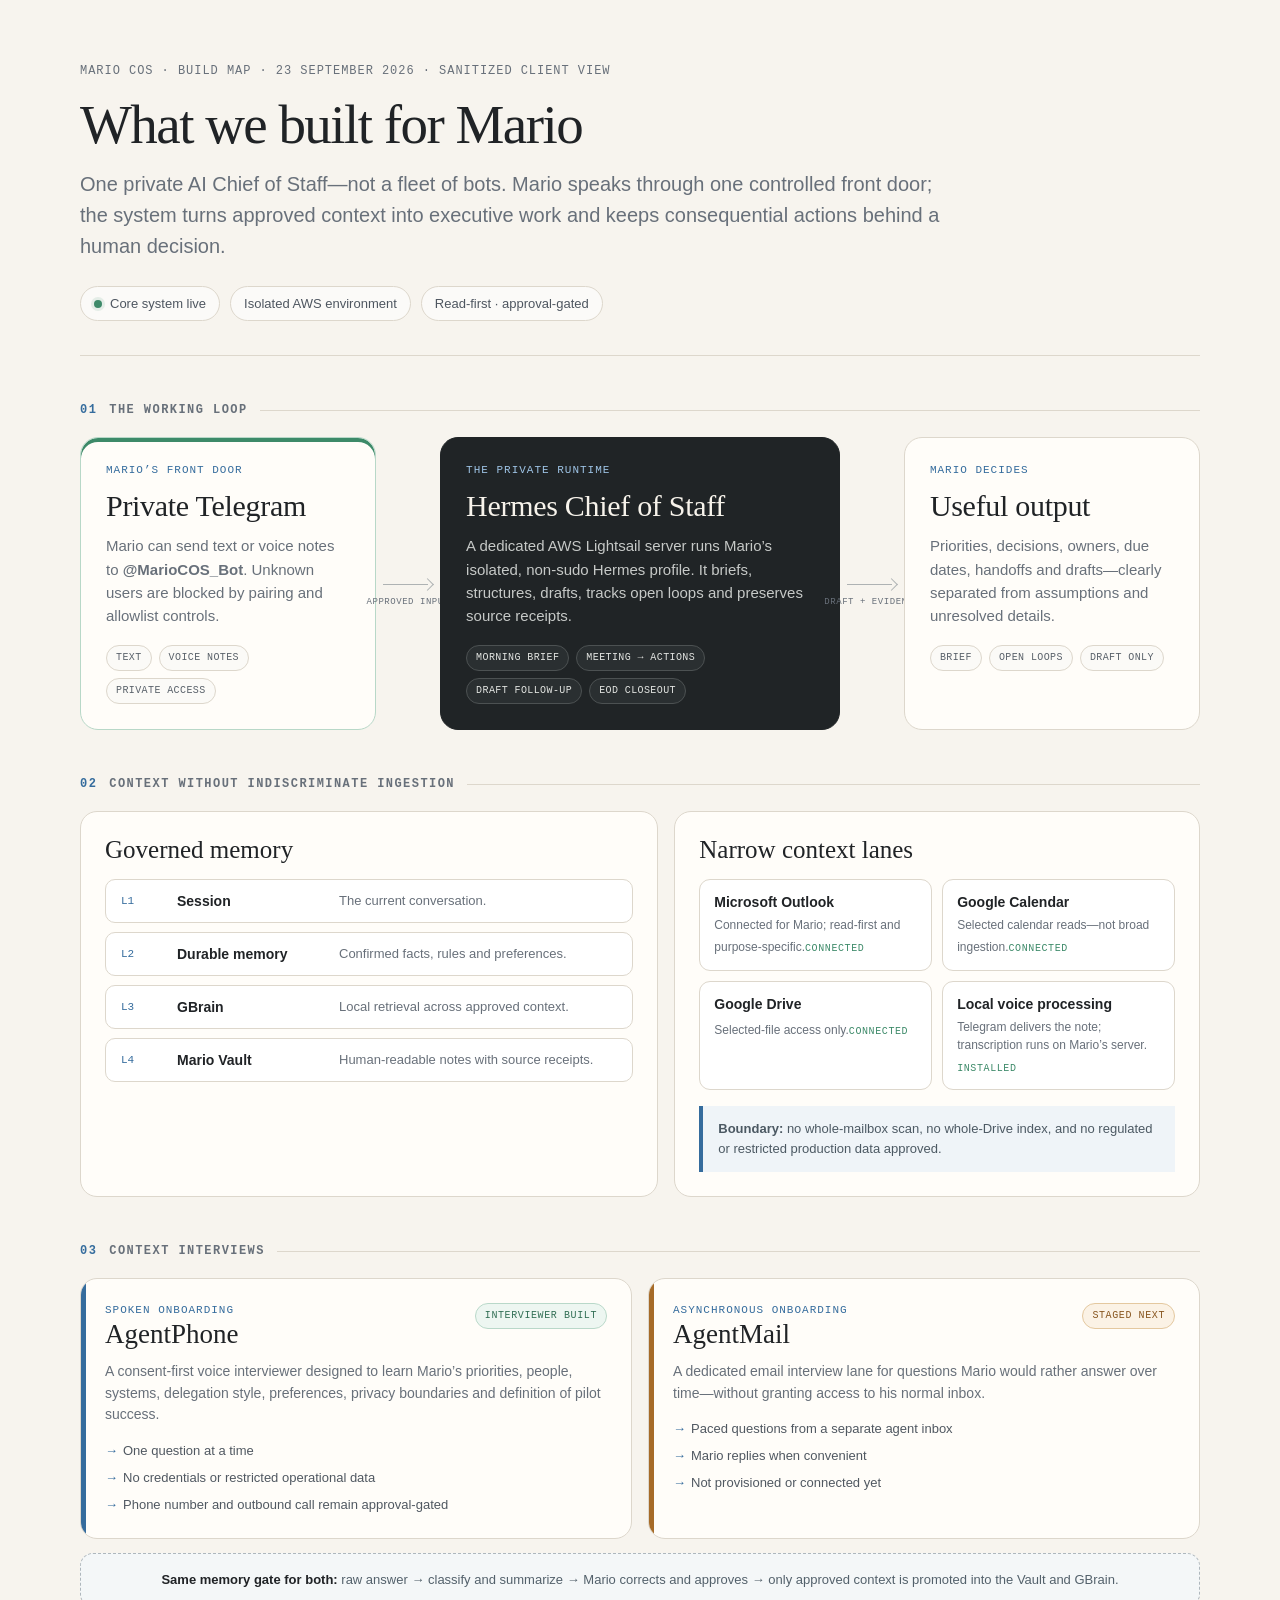
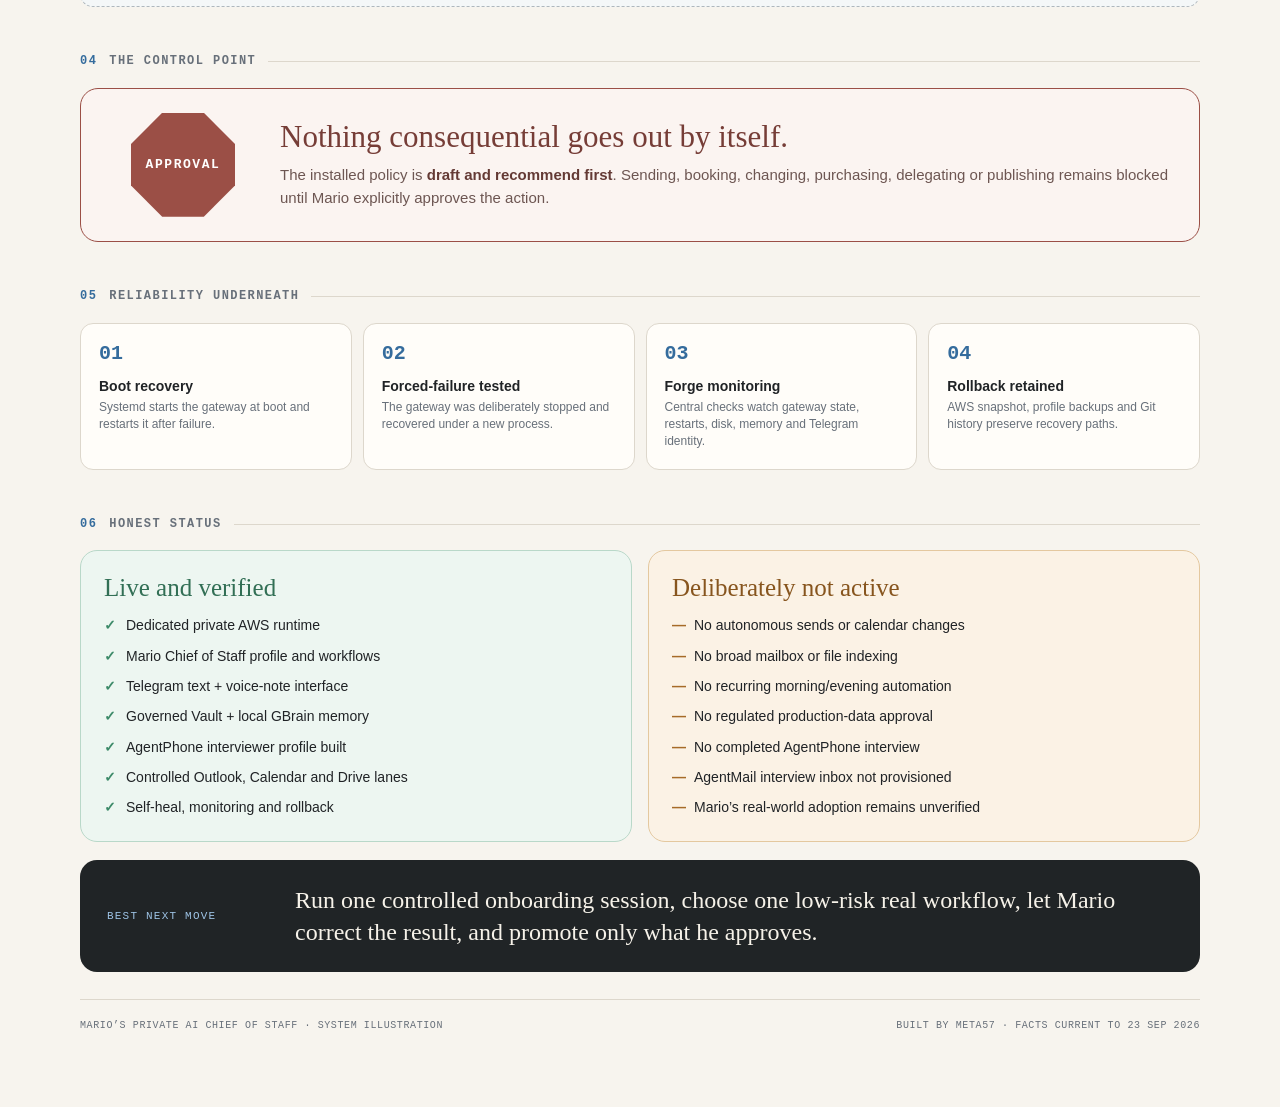
<file: mario-cos-system-map-detail.html>
<!doctype html>
<html lang="en">
<head>
<meta charset="utf-8">
<meta name="viewport" content="width=device-width,initial-scale=1">
<title>Mario’s Private AI Chief of Staff — What We Built</title>
<style>
:root{
  --paper:#f7f4ee; --card:#fffdf9; --ink:#202326; --muted:#68707a;
  --line:#ddd7cc; --blue:#356c9d; --green:#3d8a69; --green-bg:#edf6f1;
  --amber:#a66b28; --amber-bg:#fbf2e5; --red:#9b4f46; --dark:#202426;
  --serif:Georgia,"Times New Roman",serif;
  --sans:Inter,ui-sans-serif,-apple-system,BlinkMacSystemFont,"Segoe UI",sans-serif;
  --mono:"SFMono-Regular",Consolas,"Liberation Mono",monospace;
}
*{box-sizing:border-box}
html,body{margin:0;background:var(--paper);color:var(--ink);font-family:var(--sans)}
body{padding:62px 0 74px}
.page{width:min(1120px,calc(100% - 56px));margin:0 auto}
.meta{font:12px/1.5 var(--mono);letter-spacing:.08em;text-transform:uppercase;color:var(--muted)}
header{padding-bottom:34px;border-bottom:1px solid var(--line)}
h1{font:500 55px/1.04 var(--serif);letter-spacing:-.028em;margin:16px 0 16px;max-width:840px}
.deck{font-size:20px;line-height:1.55;color:var(--muted);max-width:880px;margin:0}
.summary{display:flex;gap:10px;flex-wrap:wrap;margin-top:24px}
.pill{display:inline-flex;align-items:center;gap:8px;border:1px solid var(--line);border-radius:999px;background:rgba(255,255,255,.6);padding:9px 13px;font-size:13px;color:#4e5660}
.dot{width:8px;height:8px;border-radius:50%;background:var(--green);box-shadow:0 0 0 3px rgba(61,138,105,.12)}
.section{margin-top:46px}
.section-label{display:flex;align-items:center;gap:12px;font:700 12px/1.4 var(--mono);letter-spacing:.12em;text-transform:uppercase;color:var(--muted);margin-bottom:18px}
.section-label .num{color:var(--blue)}
.section-label:after{content:"";height:1px;flex:1;background:var(--line)}
.flow{display:grid;grid-template-columns:1fr 64px 1.35fr 64px 1fr;align-items:stretch}
.card{background:var(--card);border:1px solid var(--line);border-radius:18px;padding:25px;position:relative;min-height:230px}
.card.live{border-color:#b8d8c8;box-shadow:inset 0 4px 0 var(--green)}
.card h2,.card h3{font-family:var(--serif);font-weight:500;letter-spacing:-.01em;margin:0}
.card h2{font-size:30px;line-height:1.1;margin-top:11px}
.card h3{font-size:23px;line-height:1.15}
.card p{font-size:15px;line-height:1.55;color:var(--muted);margin:12px 0 0}
.kicker{font:11px/1.4 var(--mono);letter-spacing:.09em;text-transform:uppercase;color:var(--blue)}
.tags{display:flex;gap:7px;flex-wrap:wrap;margin-top:18px}
.tag{font:10px/1.2 var(--mono);letter-spacing:.04em;text-transform:uppercase;border:1px solid var(--line);border-radius:999px;padding:6px 9px;color:#59616a;background:#fbfaf7}
.arrow{display:grid;place-items:center;color:var(--muted);font:11px var(--mono);position:relative}
.arrow:before{content:"";position:absolute;left:7px;right:12px;top:50%;height:1px;background:#aeb2b3}
.arrow:after{content:"";position:absolute;right:8px;top:calc(50% - 4px);width:8px;height:8px;border-top:1px solid #aeb2b3;border-right:1px solid #aeb2b3;transform:rotate(45deg)}
.arrow span{position:absolute;top:calc(50% + 13px);font-size:9px;letter-spacing:.06em;text-transform:uppercase;white-space:nowrap}
.runtime{background:var(--dark);color:#f7f3eb;border-color:var(--dark)}
.runtime .kicker{color:#9ec4e6}.runtime p{color:#c6c9c7}.runtime .tag{background:#2a2f31;color:#e2e4e1;border-color:#4c5152}
.stack{display:grid;grid-template-columns:1.1fr 1fr;gap:16px;margin-top:16px}
.panel{background:var(--card);border:1px solid var(--line);border-radius:17px;padding:24px}
.panel h3{font:500 25px/1.15 var(--serif);margin:0 0 14px}
.layers{display:grid;gap:9px}
.layer{display:grid;grid-template-columns:44px 150px 1fr;gap:12px;align-items:center;border:1px solid var(--line);border-radius:10px;background:#fff;padding:13px 15px}
.layer .id{font:11px var(--mono);color:var(--blue)}
.layer strong{font-size:14px}.layer span:last-child{font-size:13px;color:var(--muted)}
.connector-list{display:grid;grid-template-columns:1fr 1fr;gap:10px}
.connector{border:1px solid var(--line);border-radius:11px;padding:14px;background:#fff}
.connector b{display:block;font-size:14px;margin-bottom:5px}.connector small{color:var(--muted);font-size:12px;line-height:1.4}
.connector .state{display:inline-block;margin-top:9px;font:10px var(--mono);letter-spacing:.06em;text-transform:uppercase;color:var(--green)}
.guardrail{margin-top:16px;border-left:4px solid var(--blue);padding:13px 15px;background:#eff4f8;color:#4c5963;font-size:13px;line-height:1.55}
.interviews{display:grid;grid-template-columns:1fr 1fr;gap:16px}
.interview{background:var(--card);border:1px solid var(--line);border-radius:17px;padding:24px;position:relative;overflow:hidden}
.interview:before{content:"";position:absolute;left:0;top:0;bottom:0;width:5px;background:var(--blue)}
.interview.mail:before{background:var(--amber)}
.interview-head{display:flex;justify-content:space-between;gap:16px;align-items:start}
.interview h3{font:500 27px/1.12 var(--serif);margin:0}.interview p{font-size:14px;line-height:1.55;color:var(--muted);margin:12px 0 0}
.badge{font:10px/1.2 var(--mono);letter-spacing:.06em;text-transform:uppercase;border-radius:999px;padding:6px 9px;white-space:nowrap}
.badge.built{color:#326f55;background:var(--green-bg);border:1px solid #b9d8c9}.badge.planned{color:#87551e;background:var(--amber-bg);border:1px solid #e4c89f}
.interview ul{list-style:none;margin:16px 0 0;padding:0;display:grid;gap:8px}.interview li{font-size:13px;line-height:1.45;color:#505861;padding-left:18px;position:relative}.interview li:before{content:"→";position:absolute;left:0;color:var(--blue)}
.promotion{margin-top:14px;border:1px dashed #aeb7bd;border-radius:13px;padding:16px;text-align:center;font-size:13px;line-height:1.5;color:#53616b;background:#f4f7f8}.promotion b{color:var(--ink)}
.gate{display:grid;grid-template-columns:150px 1fr;gap:22px;align-items:center;border:1.5px solid var(--red);border-radius:18px;background:#fbf4f1;padding:24px 27px}
.stop{width:104px;height:104px;display:grid;place-items:center;margin:auto;background:var(--red);color:white;font:700 13px var(--mono);letter-spacing:.12em;clip-path:polygon(30% 0,70% 0,100% 30%,100% 70%,70% 100%,30% 100%,0 70%,0 30%)}
.gate h2{font:500 31px/1.1 var(--serif);margin:0 0 8px;color:#763d37}.gate p{font-size:15px;line-height:1.55;color:#6d5652;margin:0}.gate b{color:#643a35}
.ops{display:grid;grid-template-columns:repeat(4,1fr);gap:11px}
.op{border:1px solid var(--line);border-radius:13px;background:var(--card);padding:18px;min-height:126px}
.op .icon{font:700 20px var(--mono);color:var(--blue)}
.op h4{font-size:14px;margin:13px 0 5px}.op p{font-size:12px;line-height:1.45;color:var(--muted);margin:0}
.status-row{display:grid;grid-template-columns:1fr 1fr;gap:16px}
.status-card{border-radius:17px;padding:23px;border:1px solid}
.status-card h3{font:500 25px var(--serif);margin:0 0 13px}.status-card ul{margin:0;padding:0;list-style:none;display:grid;gap:10px}.status-card li{font-size:14px;line-height:1.45;padding-left:22px;position:relative}.status-card li:before{position:absolute;left:0;font-weight:800}
.status-card.on{background:var(--green-bg);border-color:#b9d8c9}.status-card.on h3{color:#326f55}.status-card.on li:before{content:"✓";color:var(--green)}
.status-card.off{background:var(--amber-bg);border-color:#e4c89f}.status-card.off h3{color:#87551e}.status-card.off li:before{content:"—";color:var(--amber)}
.bottomline{margin-top:18px;background:var(--dark);color:#f6f2e9;border-radius:17px;padding:24px 27px;display:grid;grid-template-columns:170px 1fr;gap:18px;align-items:center}
.bottomline .label{font:11px var(--mono);letter-spacing:.11em;text-transform:uppercase;color:#9ec4e6}.bottomline p{margin:0;font:500 24px/1.35 var(--serif)}
footer{margin-top:27px;padding-top:18px;border-top:1px solid var(--line);display:flex;justify-content:space-between;gap:20px;font:10px/1.5 var(--mono);letter-spacing:.06em;text-transform:uppercase;color:var(--muted)}
@media(max-width:850px){
  body{padding:32px 0 48px}.page{width:min(100% - 28px,680px)}h1{font-size:40px}.deck{font-size:17px}
  .flow{grid-template-columns:1fr}.arrow{height:54px}.arrow:before{left:50%;right:auto;top:5px;bottom:12px;width:1px;height:auto}.arrow:after{right:auto;left:calc(50% - 4px);top:auto;bottom:9px;transform:rotate(135deg)}.arrow span{display:none}
  .stack,.status-row,.interviews{grid-template-columns:1fr}.layer{grid-template-columns:36px 1fr}.layer span:last-child{grid-column:2}.ops{grid-template-columns:1fr 1fr}.gate,.bottomline{grid-template-columns:1fr}.stop{width:72px;height:72px}.connector-list{grid-template-columns:1fr}footer{flex-direction:column}
}
</style>
</head>
<body>
<main class="page">
<header>
  <div class="meta">Mario COS · build map · 23 September 2026 · sanitized client view</div>
  <h1>What we built for Mario</h1>
  <p class="deck">One private AI Chief of Staff—not a fleet of bots. Mario speaks through one controlled front door; the system turns approved context into executive work and keeps consequential actions behind a human decision.</p>
  <div class="summary"><span class="pill"><span class="dot"></span> Core system live</span><span class="pill">Isolated AWS environment</span><span class="pill">Read-first · approval-gated</span></div>
</header>

<section class="section">
  <div class="section-label"><span class="num">01</span> The working loop</div>
  <div class="flow">
    <article class="card live">
      <div class="kicker">Mario’s front door</div>
      <h2>Private Telegram</h2>
      <p>Mario can send text or voice notes to <b>@MarioCOS_Bot</b>. Unknown users are blocked by pairing and allowlist controls.</p>
      <div class="tags"><span class="tag">Text</span><span class="tag">Voice notes</span><span class="tag">Private access</span></div>
    </article>
    <div class="arrow"><span>approved input</span></div>
    <article class="card runtime">
      <div class="kicker">The private runtime</div>
      <h2>Hermes Chief of Staff</h2>
      <p>A dedicated AWS Lightsail server runs Mario’s isolated, non-sudo Hermes profile. It briefs, structures, drafts, tracks open loops and preserves source receipts.</p>
      <div class="tags"><span class="tag">Morning brief</span><span class="tag">Meeting → actions</span><span class="tag">Draft follow-up</span><span class="tag">EOD closeout</span></div>
    </article>
    <div class="arrow"><span>draft + evidence</span></div>
    <article class="card">
      <div class="kicker">Mario decides</div>
      <h2>Useful output</h2>
      <p>Priorities, decisions, owners, due dates, handoffs and drafts—clearly separated from assumptions and unresolved details.</p>
      <div class="tags"><span class="tag">Brief</span><span class="tag">Open loops</span><span class="tag">Draft only</span></div>
    </article>
  </div>
</section>

<section class="section">
  <div class="section-label"><span class="num">02</span> Context without indiscriminate ingestion</div>
  <div class="stack">
    <article class="panel">
      <h3>Governed memory</h3>
      <div class="layers">
        <div class="layer"><span class="id">L1</span><strong>Session</strong><span>The current conversation.</span></div>
        <div class="layer"><span class="id">L2</span><strong>Durable memory</strong><span>Confirmed facts, rules and preferences.</span></div>
        <div class="layer"><span class="id">L3</span><strong>GBrain</strong><span>Local retrieval across approved context.</span></div>
        <div class="layer"><span class="id">L4</span><strong>Mario Vault</strong><span>Human-readable notes with source receipts.</span></div>
      </div>
    </article>
    <article class="panel">
      <h3>Narrow context lanes</h3>
      <div class="connector-list">
        <div class="connector"><b>Microsoft Outlook</b><small>Connected for Mario; read-first and purpose-specific.</small><span class="state">Connected</span></div>
        <div class="connector"><b>Google Calendar</b><small>Selected calendar reads—not broad ingestion.</small><span class="state">Connected</span></div>
        <div class="connector"><b>Google Drive</b><small>Selected-file access only.</small><span class="state">Connected</span></div>
        <div class="connector"><b>Local voice processing</b><small>Telegram delivers the note; transcription runs on Mario’s server.</small><span class="state">Installed</span></div>
      </div>
      <div class="guardrail"><b>Boundary:</b> no whole-mailbox scan, no whole-Drive index, and no regulated or restricted production data approved.</div>
    </article>
  </div>
</section>

<section class="section">
  <div class="section-label"><span class="num">03</span> Context interviews</div>
  <div class="interviews">
    <article class="interview">
      <div class="interview-head"><div><div class="kicker">Spoken onboarding</div><h3>AgentPhone</h3></div><span class="badge built">Interviewer built</span></div>
      <p>A consent-first voice interviewer designed to learn Mario’s priorities, people, systems, delegation style, preferences, privacy boundaries and definition of pilot success.</p>
      <ul><li>One question at a time</li><li>No credentials or restricted operational data</li><li>Phone number and outbound call remain approval-gated</li></ul>
    </article>
    <article class="interview mail">
      <div class="interview-head"><div><div class="kicker">Asynchronous onboarding</div><h3>AgentMail</h3></div><span class="badge planned">Staged next</span></div>
      <p>A dedicated email interview lane for questions Mario would rather answer over time—without granting access to his normal inbox.</p>
      <ul><li>Paced questions from a separate agent inbox</li><li>Mario replies when convenient</li><li>Not provisioned or connected yet</li></ul>
    </article>
  </div>
  <div class="promotion"><b>Same memory gate for both:</b> raw answer → classify and summarize → Mario corrects and approves → only approved context is promoted into the Vault and GBrain.</div>
</section>

<section class="section">
  <div class="section-label"><span class="num">04</span> The control point</div>
  <article class="gate">
    <div class="stop">APPROVAL</div>
    <div><h2>Nothing consequential goes out by itself.</h2><p>The installed policy is <b>draft and recommend first</b>. Sending, booking, changing, purchasing, delegating or publishing remains blocked until Mario explicitly approves the action.</p></div>
  </article>
</section>

<section class="section">
  <div class="section-label"><span class="num">05</span> Reliability underneath</div>
  <div class="ops">
    <article class="op"><div class="icon">01</div><h4>Boot recovery</h4><p>Systemd starts the gateway at boot and restarts it after failure.</p></article>
    <article class="op"><div class="icon">02</div><h4>Forced-failure tested</h4><p>The gateway was deliberately stopped and recovered under a new process.</p></article>
    <article class="op"><div class="icon">03</div><h4>Forge monitoring</h4><p>Central checks watch gateway state, restarts, disk, memory and Telegram identity.</p></article>
    <article class="op"><div class="icon">04</div><h4>Rollback retained</h4><p>AWS snapshot, profile backups and Git history preserve recovery paths.</p></article>
  </div>
</section>

<section class="section">
  <div class="section-label"><span class="num">06</span> Honest status</div>
  <div class="status-row">
    <article class="status-card on"><h3>Live and verified</h3><ul><li>Dedicated private AWS runtime</li><li>Mario Chief of Staff profile and workflows</li><li>Telegram text + voice-note interface</li><li>Governed Vault + local GBrain memory</li><li>AgentPhone interviewer profile built</li><li>Controlled Outlook, Calendar and Drive lanes</li><li>Self-heal, monitoring and rollback</li></ul></article>
    <article class="status-card off"><h3>Deliberately not active</h3><ul><li>No autonomous sends or calendar changes</li><li>No broad mailbox or file indexing</li><li>No recurring morning/evening automation</li><li>No regulated production-data approval</li><li>No completed AgentPhone interview</li><li>AgentMail interview inbox not provisioned</li><li>Mario’s real-world adoption remains unverified</li></ul></article>
  </div>
  <div class="bottomline"><div class="label">Best next move</div><p>Run one controlled onboarding session, choose one low-risk real workflow, let Mario correct the result, and promote only what he approves.</p></div>
</section>
<footer><span>Mario’s private AI Chief of Staff · system illustration</span><span>Built by Meta57 · facts current to 23 Sep 2026</span></footer>
</main>
</body>
</html>
</file>
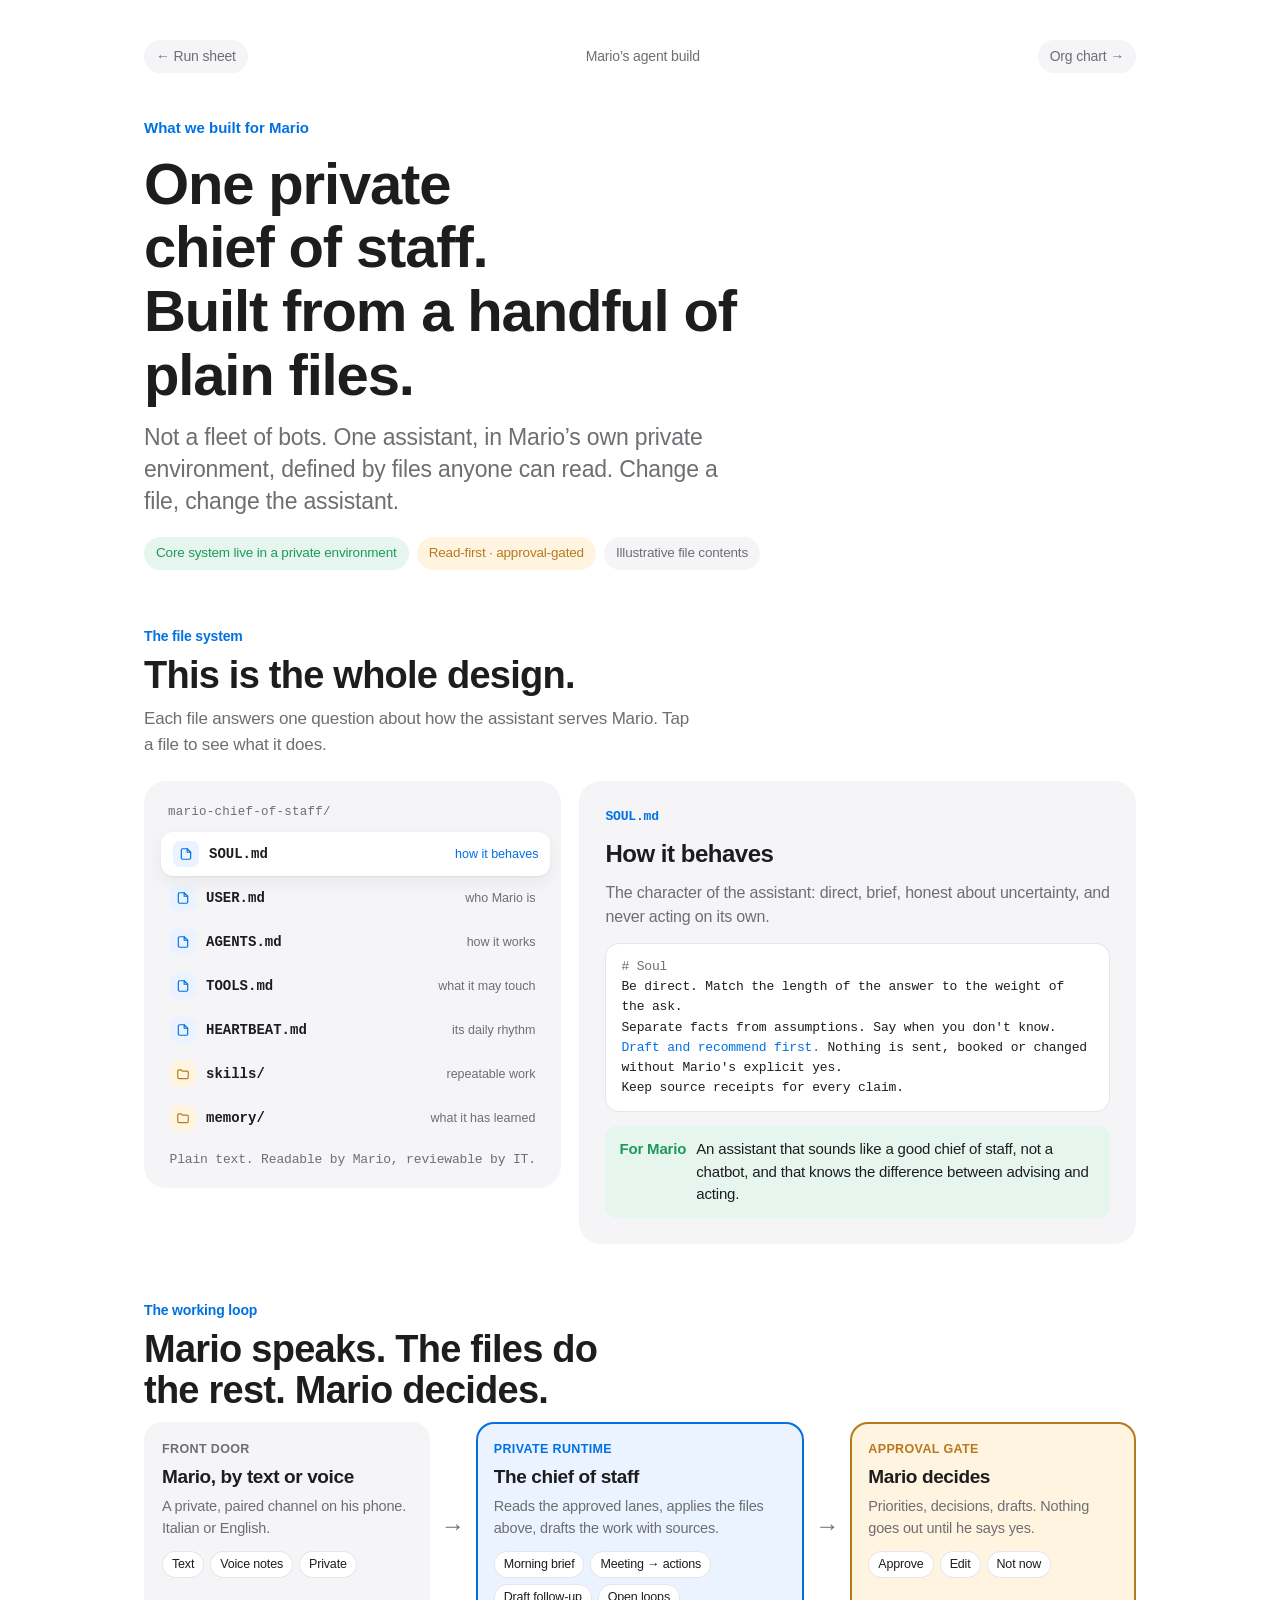
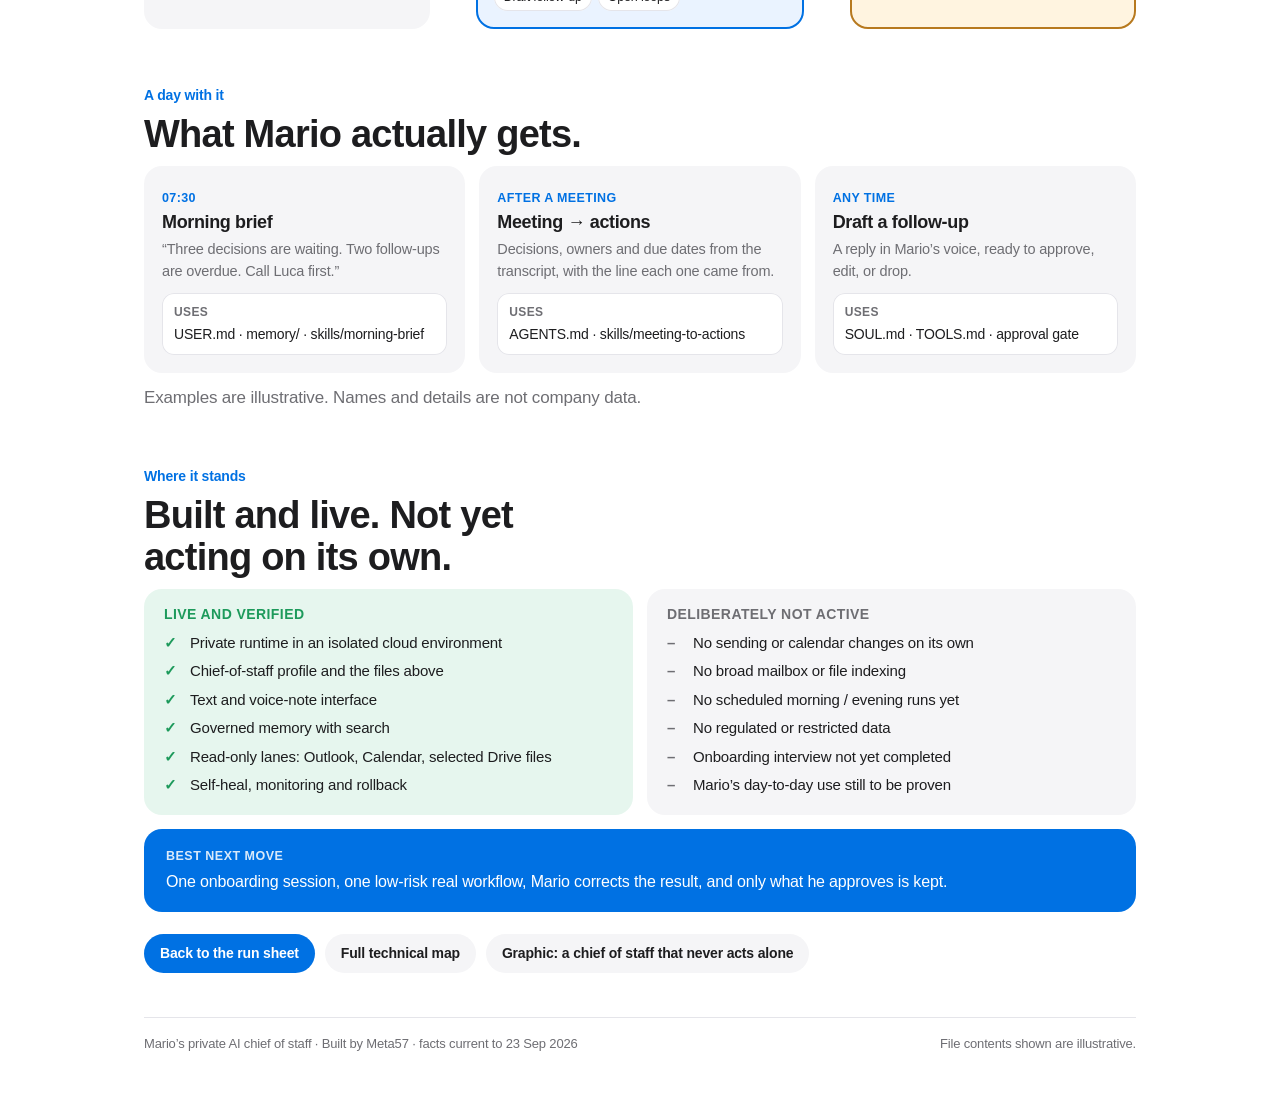
<file: mario-cos-system-map.html>
<!DOCTYPE html>
<html lang="en">
<head>
<meta charset="UTF-8" />
<meta name="viewport" content="width=device-width, initial-scale=1" />
<title>Mario’s AI Chief of Staff — what we built</title>
<link rel="stylesheet" href="./graphics/shared.css" />
<style>
.wrap{max-width:1040px}
.hero p.lead{max-width:52ch}
.pills{display:flex;flex-wrap:wrap;gap:8px;margin:-24px 0 44px}
.pill{font-size:13.5px;font-weight:500;padding:6px 12px;border-radius:999px;background:var(--bg2);color:var(--mute)}
.pill.green{background:var(--green-soft);color:var(--green)}
.pill.amber{background:var(--amber-soft);color:var(--amber)}
section{margin-top:56px}
.sec-eyebrow{color:var(--blue);font-weight:600;font-size:14px;margin-bottom:8px}
.h2{font-size:clamp(26px,3.6vw,38px);margin-bottom:10px;max-width:24ch}
.sub{color:var(--mute);font-size:17px;max-width:58ch;margin-bottom:24px}

/* file system */
.fs{display:grid;grid-template-columns:.9fr 1.2fr;gap:18px;align-items:start}
.tree{background:var(--bg2);border-radius:var(--radius);padding:18px 14px;font-family:ui-monospace,"SF Mono",Menlo,monospace;font-size:14px}
.tree .root{color:var(--mute);padding:4px 10px 10px;font-size:12.5px;letter-spacing:.02em}
.f{display:flex;align-items:center;gap:10px;padding:9px 12px;border-radius:12px;cursor:pointer;border:0;background:transparent;width:100%;text-align:left;font:inherit;color:var(--ink);transition:background .25s,transform .25s var(--ease)}
.f:hover{background:rgba(0,0,0,.04)}
.f.on{background:var(--bg);box-shadow:0 1px 2px rgba(0,0,0,.05),0 6px 18px rgba(0,0,0,.06);transform:translateX(3px)}
.f .ic{width:26px;height:26px;border-radius:7px;display:grid;place-items:center;flex:none;background:var(--blue-soft);color:var(--blue)}
.f .ic svg{width:14px;height:14px;fill:none;stroke:currentColor;stroke-width:2;stroke-linecap:round;stroke-linejoin:round}
.f.dir .ic{background:var(--amber-soft);color:var(--amber)}
.f .nm{font-weight:600}
.f .hint{margin-left:auto;font-family:var(--font);font-size:12.5px;color:var(--mute);font-weight:500;white-space:nowrap}
.f.on .hint{color:var(--blue)}
.detail{background:var(--bg2);border-radius:var(--radius);padding:26px;min-height:380px;display:flex;flex-direction:column;gap:14px;position:relative}
.detail .fn{font-family:ui-monospace,"SF Mono",Menlo,monospace;font-size:13px;color:var(--blue);font-weight:600}
.detail h3{font-size:24px;letter-spacing:-.02em}
.detail p{font-size:16px;color:var(--mute)}
.snip{background:var(--bg);border-radius:14px;padding:14px 16px;font-family:ui-monospace,"SF Mono",Menlo,monospace;font-size:13px;line-height:1.55;color:var(--ink);white-space:pre-wrap;box-shadow:inset 0 0 0 1px var(--line)}
.snip .c{color:var(--mute)}
.snip .k{color:var(--blue)}
.why{margin-top:auto;display:grid;grid-template-columns:auto 1fr;gap:10px;align-items:start;background:var(--green-soft);border-radius:12px;padding:12px 14px;font-size:15px}
.why b{color:var(--green);font-weight:700;white-space:nowrap}
.pane{display:none;flex-direction:column;gap:14px;flex:1}
.pane.on{display:flex;animation:up .45s var(--ease)}
.tap{font-size:13px;color:var(--mute);margin-top:10px;text-align:center}

/* loop */
.loop{display:grid;grid-template-columns:1fr 34px 1.15fr 34px 1fr;align-items:stretch;gap:6px}
.lc{background:var(--bg2);border-radius:18px;padding:18px;display:grid;gap:8px;align-content:start}
.lc .t{font-size:12.5px;font-weight:600;letter-spacing:.03em;text-transform:uppercase;color:var(--mute)}
.lc h3{font-size:19px}
.lc p{font-size:14.5px;color:var(--mute)}
.lc .tags{display:flex;flex-wrap:wrap;gap:6px;margin-top:4px}
.lc .tags span{font-size:12.5px;background:var(--bg);border-radius:999px;padding:4px 10px;box-shadow:inset 0 0 0 1px var(--line)}
.lc.mid{box-shadow:inset 0 0 0 2px var(--blue);background:var(--blue-soft)}
.lc.mid .t{color:var(--blue)}
.lc.gate{box-shadow:inset 0 0 0 2px var(--amber);background:var(--amber-soft)}
.lc.gate .t{color:var(--amber)}
.arr{display:grid;place-items:center;color:var(--mute);font-size:24px}

/* day */
.day{display:grid;grid-template-columns:repeat(3,1fr);gap:14px}
.dc{background:var(--bg2);border-radius:18px;padding:18px}
.dc .tm{font-size:12.5px;font-weight:600;color:var(--blue);letter-spacing:.03em;text-transform:uppercase}
.dc h3{font-size:18px;margin:4px 0 6px}
.dc p{font-size:14.5px;color:var(--mute)}
.dc .out{margin-top:10px;background:var(--bg);border-radius:12px;padding:10px 12px;font-size:14px;box-shadow:inset 0 0 0 1px var(--line)}
.dc .out b{display:block;font-size:12px;color:var(--mute);letter-spacing:.03em;text-transform:uppercase;margin-bottom:3px}

/* status */
.status{display:grid;grid-template-columns:1fr 1fr;gap:14px}
.st{border-radius:18px;padding:18px 20px}
.st h3{font-size:14px;letter-spacing:.03em;text-transform:uppercase;margin-bottom:10px}
.st ul{list-style:none;display:grid;gap:6px;font-size:15px}
.st li{display:grid;grid-template-columns:20px 1fr;gap:6px}
.st.yes{background:var(--green-soft)}.st.yes h3{color:var(--green)}.st.yes li::before{content:"✓";color:var(--green);font-weight:700}
.st.no{background:var(--bg2)}.st.no h3{color:var(--mute)}.st.no li::before{content:"–";color:var(--mute);font-weight:700}
.next{margin-top:14px;background:var(--blue);color:#fff;border-radius:18px;padding:18px 22px;font-size:16px}
.next b{display:block;font-size:12.5px;letter-spacing:.04em;text-transform:uppercase;opacity:.85;margin-bottom:4px}
.links{display:flex;flex-wrap:wrap;gap:10px;margin-top:22px}
.links a{font-size:14px;font-weight:600;padding:9px 16px;border-radius:999px;background:var(--bg2);color:var(--ink)}
.links a.p{background:var(--blue);color:#fff}
@media (max-width:860px){.fs{grid-template-columns:1fr}.loop{grid-template-columns:1fr}.arr{transform:rotate(90deg);height:30px}.day{grid-template-columns:1fr}.status{grid-template-columns:1fr}.f .hint{display:none}}
</style>
</head>
<body>
<div class="wrap">
  <nav class="nav"><a href="./run-sheet.html">← Run sheet</a><span>Mario’s agent build</span><a href="./agent-org-chart.html">Org chart →</a></nav>

  <p class="eyebrow up">What we built for Mario</p>
  <h1 class="up d1">One private chief of staff.<br>Built from a handful of plain files.</h1>
  <p class="lead up d2">Not a fleet of bots. One assistant, in Mario’s own private environment, defined by files anyone can read. Change a file, change the assistant.</p>
  <div class="pills up d3"><span class="pill green">Core system live in a private environment</span><span class="pill amber">Read-first · approval-gated</span><span class="pill">Illustrative file contents</span></div>

  <section class="up d3">
    <p class="sec-eyebrow">The file system</p>
    <h2 class="h2">This is the whole design.</h2>
    <p class="sub">Each file answers one question about how the assistant serves Mario. Tap a file to see what it does.</p>
    <div class="fs">
      <div class="tree" role="tablist" aria-label="Files">
        <div class="root">mario-chief-of-staff/</div>
        <button class="f on" role="tab" data-p="soul"><span class="ic"><svg viewBox="0 0 24 24"><path d="M14 3H6a2 2 0 0 0-2 2v14a2 2 0 0 0 2 2h12a2 2 0 0 0 2-2V9z"/><path d="M14 3v6h6"/></svg></span><span class="nm">SOUL.md</span><span class="hint">how it behaves</span></button>
        <button class="f" role="tab" data-p="user"><span class="ic"><svg viewBox="0 0 24 24"><path d="M14 3H6a2 2 0 0 0-2 2v14a2 2 0 0 0 2 2h12a2 2 0 0 0 2-2V9z"/><path d="M14 3v6h6"/></svg></span><span class="nm">USER.md</span><span class="hint">who Mario is</span></button>
        <button class="f" role="tab" data-p="agents"><span class="ic"><svg viewBox="0 0 24 24"><path d="M14 3H6a2 2 0 0 0-2 2v14a2 2 0 0 0 2 2h12a2 2 0 0 0 2-2V9z"/><path d="M14 3v6h6"/></svg></span><span class="nm">AGENTS.md</span><span class="hint">how it works</span></button>
        <button class="f" role="tab" data-p="tools"><span class="ic"><svg viewBox="0 0 24 24"><path d="M14 3H6a2 2 0 0 0-2 2v14a2 2 0 0 0 2 2h12a2 2 0 0 0 2-2V9z"/><path d="M14 3v6h6"/></svg></span><span class="nm">TOOLS.md</span><span class="hint">what it may touch</span></button>
        <button class="f" role="tab" data-p="heart"><span class="ic"><svg viewBox="0 0 24 24"><path d="M14 3H6a2 2 0 0 0-2 2v14a2 2 0 0 0 2 2h12a2 2 0 0 0 2-2V9z"/><path d="M14 3v6h6"/></svg></span><span class="nm">HEARTBEAT.md</span><span class="hint">its daily rhythm</span></button>
        <button class="f dir" role="tab" data-p="skills"><span class="ic"><svg viewBox="0 0 24 24"><path d="M3 7a2 2 0 0 1 2-2h4l2 2h8a2 2 0 0 1 2 2v9a2 2 0 0 1-2 2H5a2 2 0 0 1-2-2z"/></svg></span><span class="nm">skills/</span><span class="hint">repeatable work</span></button>
        <button class="f dir" role="tab" data-p="memory"><span class="ic"><svg viewBox="0 0 24 24"><path d="M3 7a2 2 0 0 1 2-2h4l2 2h8a2 2 0 0 1 2 2v9a2 2 0 0 1-2 2H5a2 2 0 0 1-2-2z"/></svg></span><span class="nm">memory/</span><span class="hint">what it has learned</span></button>
        <p class="tap">Plain text. Readable by Mario, reviewable by IT.</p>
      </div>

      <div class="detail">
        <div class="pane on" id="p-soul">
          <span class="fn">SOUL.md</span><h3>How it behaves</h3>
          <p>The character of the assistant: direct, brief, honest about uncertainty, and never acting on its own.</p>
          <div class="snip"><span class="c"># Soul</span>
Be direct. Match the length of the answer to the weight of the ask.
Separate facts from assumptions. Say when you don't know.
<span class="k">Draft and recommend first.</span> Nothing is sent, booked or changed
without Mario's explicit yes.
Keep source receipts for every claim.</div>
          <div class="why"><b>For Mario</b><span>An assistant that sounds like a good chief of staff, not a chatbot, and that knows the difference between advising and acting.</span></div>
        </div>
        <div class="pane" id="p-user">
          <span class="fn">USER.md</span><h3>Who Mario is</h3>
          <p>What the assistant knows about the person it serves. Built up through the onboarding interviews, corrected and approved by Mario.</p>
          <div class="snip"><span class="c"># Mario</span>
Role: President, Milano Brothers Group
Languages: Italian, English <span class="c">(reply in the language used)</span>
Priorities this quarter: <span class="c">…approved by Mario…</span>
Key people: <span class="c">…who matters, and how to address them…</span>
Decision style: wants options with a recommendation, not a menu
Never: send on my behalf · touch other people's mailboxes</div>
          <div class="why"><b>For Mario</b><span>This is the file that makes it <em>his</em> assistant. It gets more accurate every week, and he can read and edit every line.</span></div>
        </div>
        <div class="pane" id="p-agents">
          <span class="fn">AGENTS.md</span><h3>How it works</h3>
          <p>The working loop, written down: what to do with new information and how to hand it back.</p>
          <div class="snip"><span class="c"># Working loop</span>
1. Read what's new in the approved lanes
2. Sort: decisions needed · waiting on others · noise
3. Draft the reply, the brief, or the action list
4. Show sources beside every claim
5. <span class="k">Stop at the approval gate</span> and wait for Mario</div>
          <div class="why"><b>For Mario</b><span>Predictable output every time: priorities, decisions, owners, due dates, and drafts, clearly separated from guesses.</span></div>
        </div>
        <div class="pane" id="p-tools">
          <span class="fn">TOOLS.md</span><h3>What it may touch</h3>
          <p>The complete list of what the assistant can reach, and what it can only read. Nothing outside this list.</p>
          <div class="snip"><span class="c"># Allowed access</span>
Outlook (Mario's mailbox) ........ <span class="k">read</span>
Calendar (selected) .............. <span class="k">read</span>
Drive (selected files only) ...... <span class="k">read</span>
Telegram (private, paired) ....... talk to Mario
<span class="c"># Blocked until approved per action</span>
send · book · change · purchase · publish · delegate</div>
          <div class="why"><b>For IT</b><span>One page to review. Access is granted inside the company’s own tenant and can be revoked there at any time.</span></div>
        </div>
        <div class="pane" id="p-heart">
          <span class="fn">HEARTBEAT.md</span><h3>Its daily rhythm</h3>
          <p>The scheduled check-ins, so Mario doesn’t have to remember to ask.</p>
          <div class="snip"><span class="c"># Rhythm (staged, switched on when Mario is ready)</span>
07:30  Morning brief: decisions waiting, follow-ups, one thing first
Before each meeting  Prep note: who, history, what was agreed last time
18:00  Closeout: what moved, what's open, tomorrow's first move</div>
          <div class="why"><b>For Mario</b><span>Starts the day with the three things that matter, ends it with nothing forgotten.</span></div>
        </div>
        <div class="pane" id="p-skills">
          <span class="fn">skills/</span><h3>Repeatable work</h3>
          <p>Each recurring task is written down once as a skill, then done the same way every time.</p>
          <div class="snip">skills/
├─ morning-brief/
├─ meeting-to-actions/     <span class="c">transcript → decisions, owners, dates</span>
├─ draft-follow-up/        <span class="c">reply in Mario's voice, for approval</span>
├─ open-loops/             <span class="c">what was promised, by whom, overdue</span>
└─ think-it-through/       <span class="c">options + recommendation, with sources</span></div>
          <div class="why"><b>For Mario</b><span>New skills can be added as he finds new uses. Each one is a small, reviewable file, not a new system.</span></div>
        </div>
        <div class="pane" id="p-memory">
          <span class="fn">memory/</span><h3>What it has learned</h3>
          <p>The context layer. Human-readable notes with sources, plus a search over them. Only what Mario approves is kept.</p>
          <div class="snip">memory/
├─ vault/        <span class="c">curated notes: people, decisions, projects (with receipts)</span>
├─ facts.md      <span class="c">confirmed facts, rules and preferences</span>
└─ index/        <span class="c">search over the vault, on Mario's server</span>
<span class="c"># Gate: raw answer → summarised → Mario corrects → approved → kept</span></div>
          <div class="why"><b>For Mario</b><span>This is the asset that compounds. It belongs to Milano Bro and works with whichever AI model is best that year.</span></div>
        </div>
      </div>
    </div>
  </section>

  <section class="up d4">
    <p class="sec-eyebrow">The working loop</p>
    <h2 class="h2">Mario speaks. The files do the rest. Mario decides.</h2>
    <div class="loop">
      <div class="lc"><span class="t">Front door</span><h3>Mario, by text or voice</h3><p>A private, paired channel on his phone. Italian or English.</p><div class="tags"><span>Text</span><span>Voice notes</span><span>Private</span></div></div>
      <div class="arr" aria-hidden="true">→</div>
      <div class="lc mid"><span class="t">Private runtime</span><h3>The chief of staff</h3><p>Reads the approved lanes, applies the files above, drafts the work with sources.</p><div class="tags"><span>Morning brief</span><span>Meeting → actions</span><span>Draft follow-up</span><span>Open loops</span></div></div>
      <div class="arr" aria-hidden="true">→</div>
      <div class="lc gate"><span class="t">Approval gate</span><h3>Mario decides</h3><p>Priorities, decisions, drafts. Nothing goes out until he says yes.</p><div class="tags"><span>Approve</span><span>Edit</span><span>Not now</span></div></div>
    </div>
  </section>

  <section class="up d5">
    <p class="sec-eyebrow">A day with it</p>
    <h2 class="h2">What Mario actually gets.</h2>
    <div class="day">
      <div class="dc"><span class="tm">07:30</span><h3>Morning brief</h3><p>“Three decisions are waiting. Two follow-ups are overdue. Call Luca first.”</p><div class="out"><b>Uses</b>USER.md · memory/ · skills/morning-brief</div></div>
      <div class="dc"><span class="tm">After a meeting</span><h3>Meeting → actions</h3><p>Decisions, owners and due dates from the transcript, with the line each one came from.</p><div class="out"><b>Uses</b>AGENTS.md · skills/meeting-to-actions</div></div>
      <div class="dc"><span class="tm">Any time</span><h3>Draft a follow-up</h3><p>A reply in Mario’s voice, ready to approve, edit, or drop.</p><div class="out"><b>Uses</b>SOUL.md · TOOLS.md · approval gate</div></div>
    </div>
    <p class="sub" style="margin-top:12px">Examples are illustrative. Names and details are not company data.</p>
  </section>

  <section class="up d6">
    <p class="sec-eyebrow">Where it stands</p>
    <h2 class="h2">Built and live. Not yet acting on its own.</h2>
    <div class="status">
      <div class="st yes"><h3>Live and verified</h3><ul><li>Private runtime in an isolated cloud environment</li><li>Chief-of-staff profile and the files above</li><li>Text and voice-note interface</li><li>Governed memory with search</li><li>Read-only lanes: Outlook, Calendar, selected Drive files</li><li>Self-heal, monitoring and rollback</li></ul></div>
      <div class="st no"><h3>Deliberately not active</h3><ul><li>No sending or calendar changes on its own</li><li>No broad mailbox or file indexing</li><li>No scheduled morning / evening runs yet</li><li>No regulated or restricted data</li><li>Onboarding interview not yet completed</li><li>Mario’s day-to-day use still to be proven</li></ul></div>
    </div>
    <div class="next"><b>Best next move</b>One onboarding session, one low-risk real workflow, Mario corrects the result, and only what he approves is kept.</div>
    <div class="links">
      <a class="p" href="./run-sheet.html">Back to the run sheet</a>
      <a href="./mario-cos-system-map-detail.html">Full technical map</a>
      <a href="./graphics/3-hermes-for-mario.html">Graphic: a chief of staff that never acts alone</a>
    </div>
  </section>

  <div class="foot"><span>Mario’s private AI chief of staff · Built by Meta57 · facts current to 23 Sep 2026</span><span>File contents shown are illustrative.</span></div>
</div>

<script>
(function(){
  var fs=[].slice.call(document.querySelectorAll('.f')),panes=[].slice.call(document.querySelectorAll('.pane'));
  function show(k){fs.forEach(function(f){f.classList.toggle('on',f.dataset.p===k);f.setAttribute('aria-selected',f.dataset.p===k)});panes.forEach(function(p){p.classList.toggle('on',p.id==='p-'+k)})}
  fs.forEach(function(f){f.addEventListener('click',function(){show(f.dataset.p);stop()});f.addEventListener('mouseenter',function(){show(f.dataset.p)})});
  // gentle auto-tour until the user interacts
  var order=fs.map(function(f){return f.dataset.p}),i=0,t;
  var reduce=matchMedia('(prefers-reduced-motion: reduce)').matches;
  function tick(){i=(i+1)%order.length;show(order[i]);t=setTimeout(tick,3200)}
  function stop(){clearTimeout(t)}
  if(!reduce){t=setTimeout(tick,3600)}
  document.querySelector('.tree').addEventListener('mouseleave',function(){});
})();
</script>
</body>
</html>
</file>
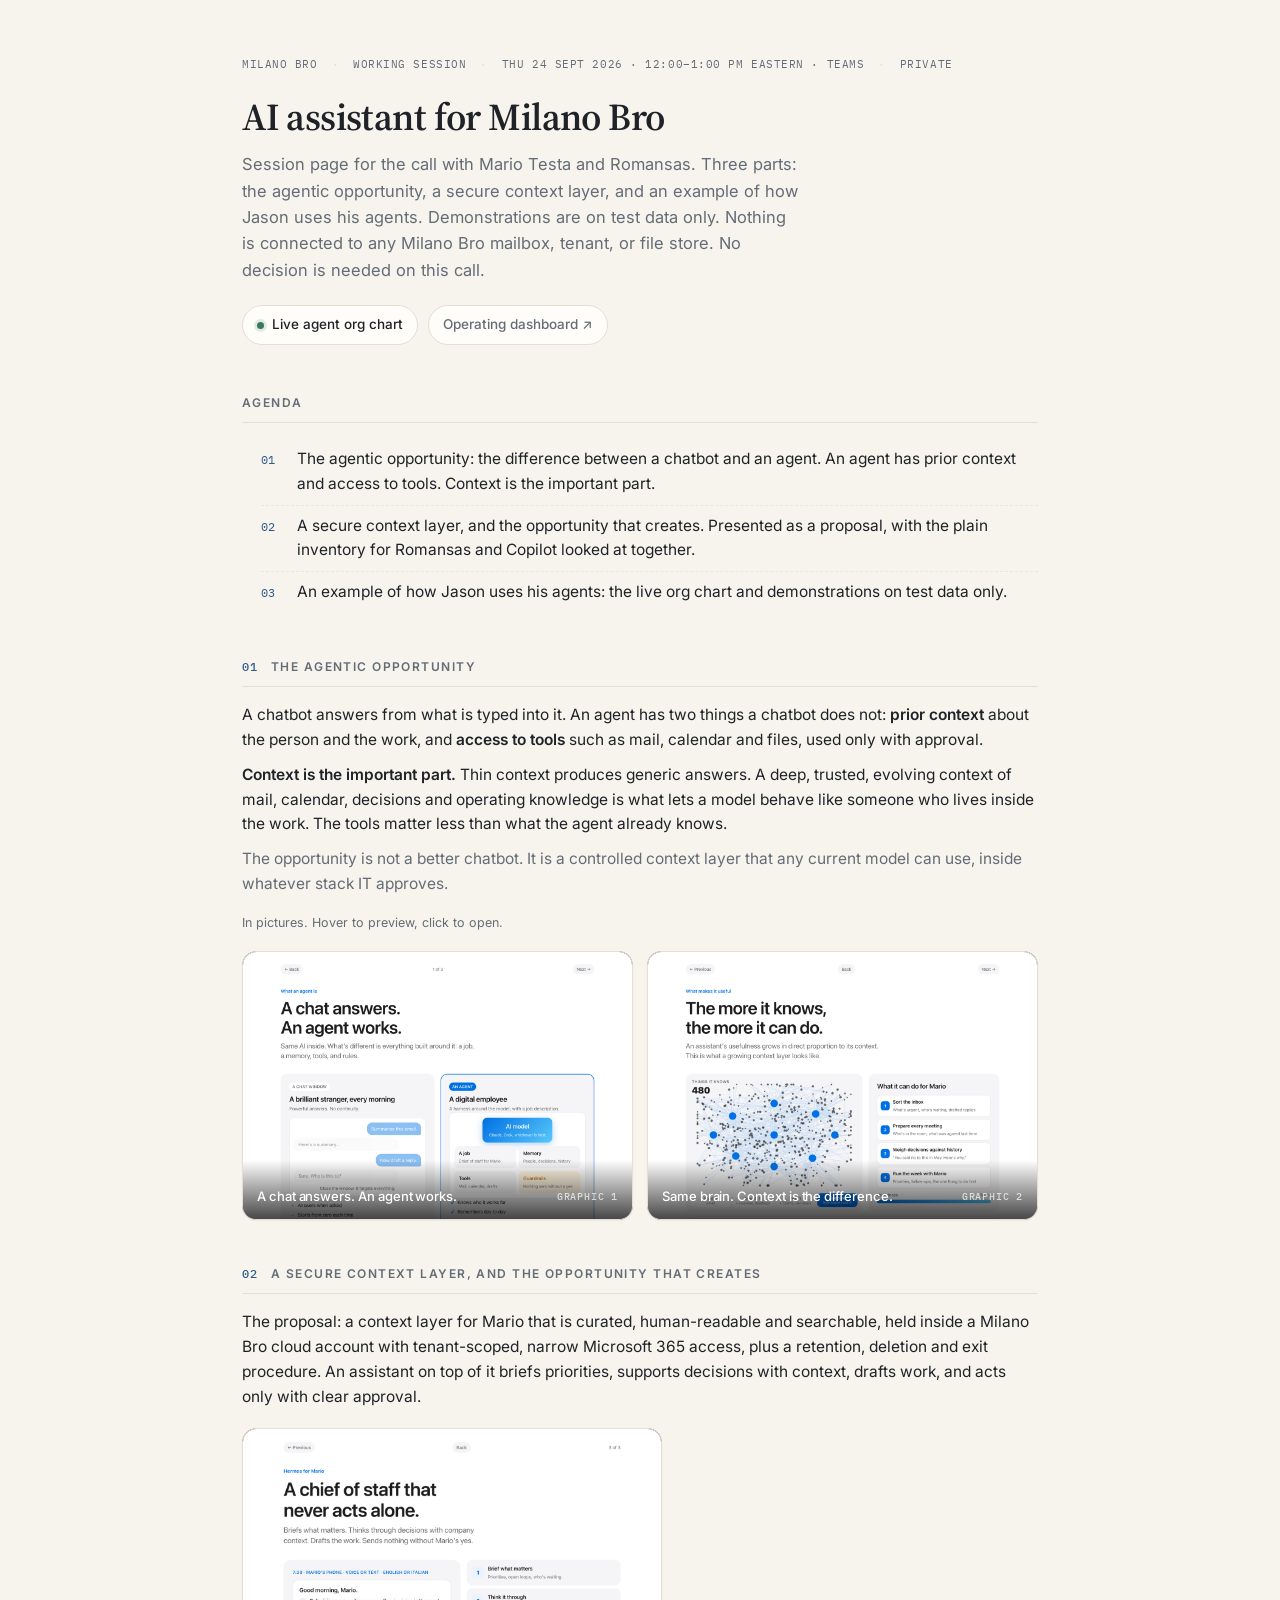
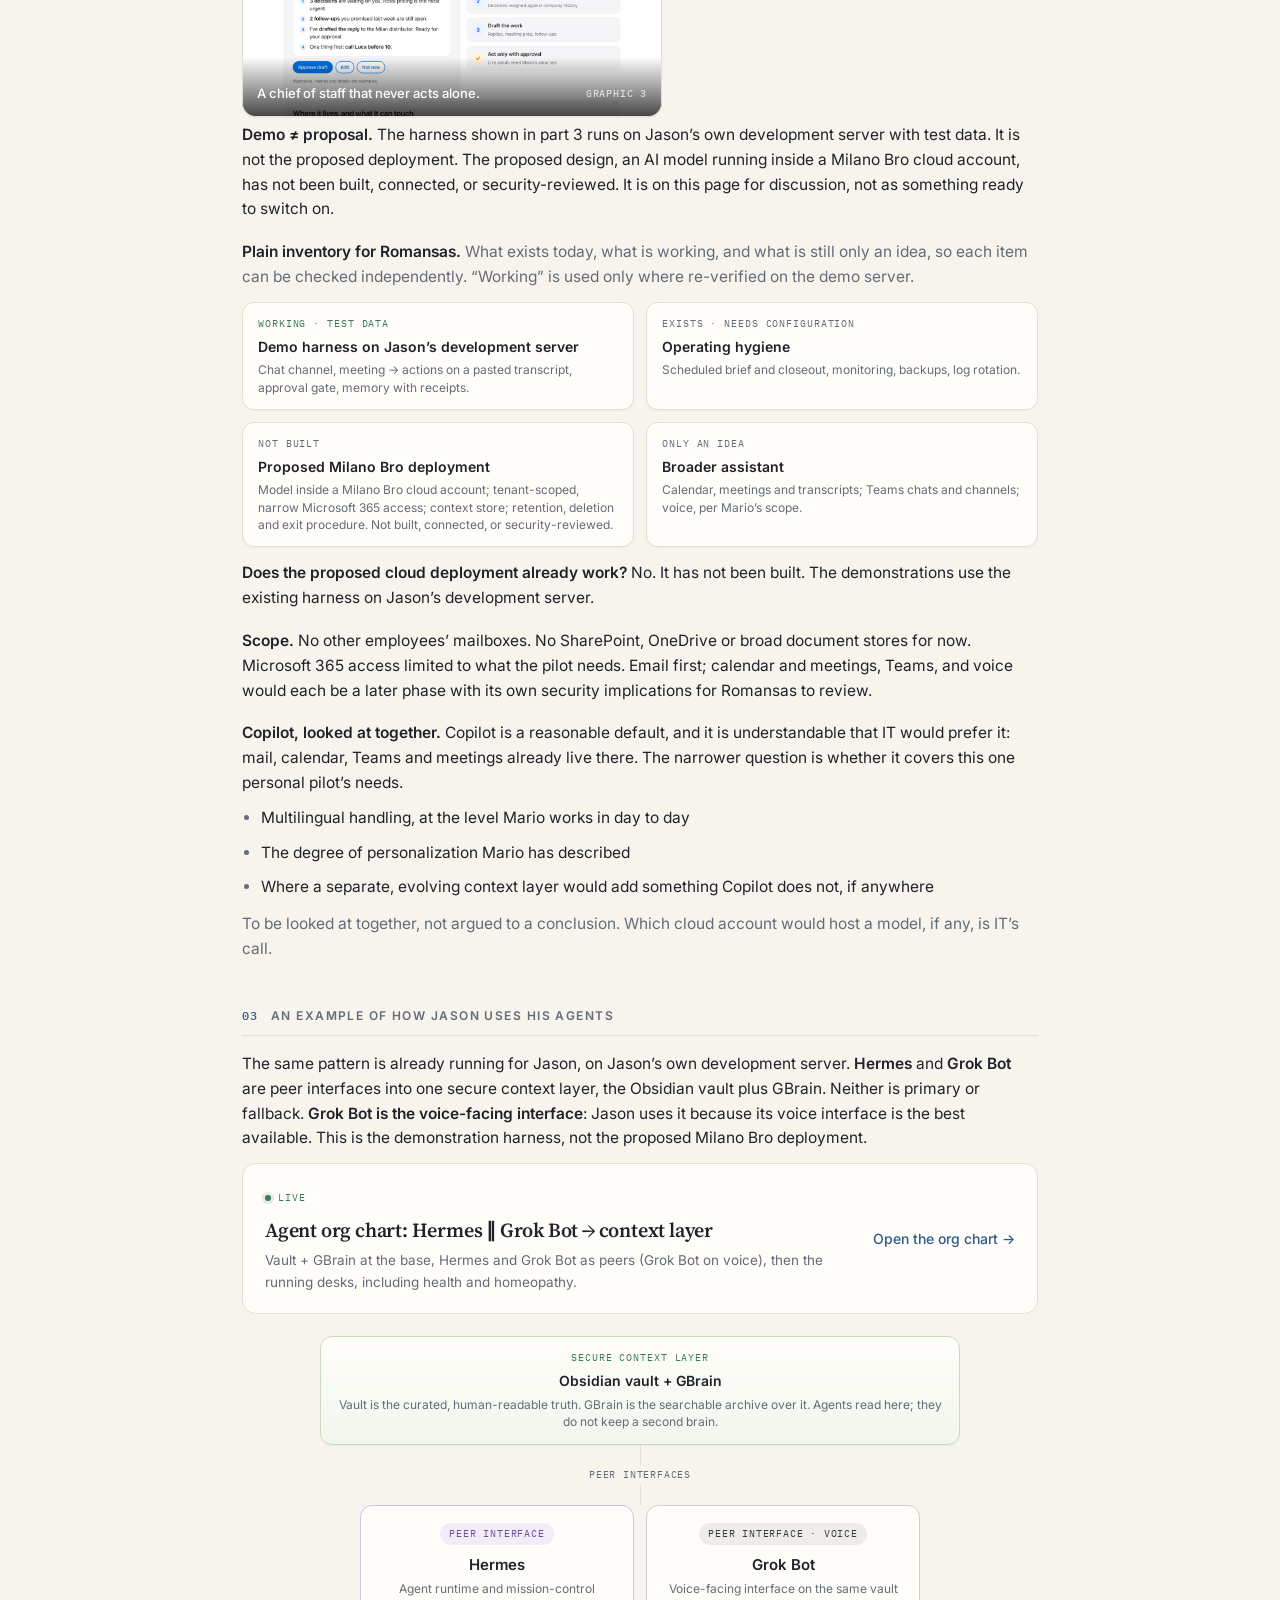
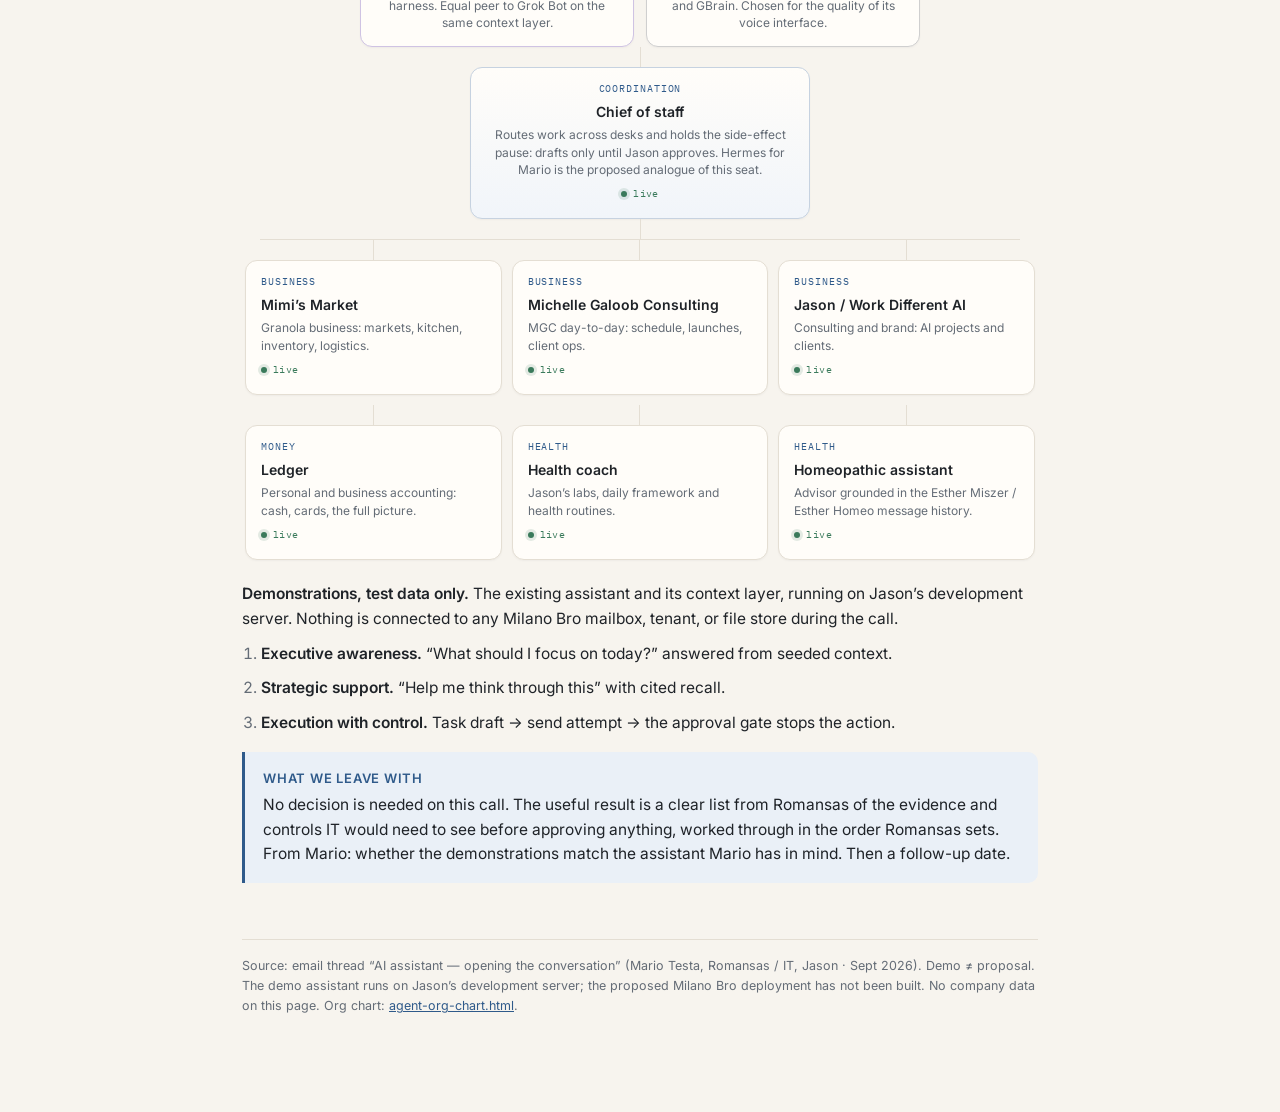
<file: notes.html>
<!DOCTYPE html>
<html lang="en">
<head>
<meta charset="UTF-8" />
<meta name="viewport" content="width=device-width, initial-scale=1" />
<title>Milano Bro — AI assistant working session</title>
<link rel="preconnect" href="https://fonts.googleapis.com" />
<link rel="preconnect" href="https://fonts.gstatic.com" crossorigin />
<link href="https://fonts.googleapis.com/css2?family=Source+Serif+4:opsz,wght@8..60,500;8..60,600&family=Inter:wght@400;500;600&family=IBM+Plex+Mono:wght@400;500&display=swap" rel="stylesheet" />
<style>
:root{
  --bg:#f7f4ee; --paper:#fffdf9; --ink:#1f2328; --mute:#646c76; --line:#e4ded3; --line-soft:#ece7dd;
  --accent:#2f5a8a; --accent-soft:#eaf0f7; --ok:#3a7a5b; --ok-soft:rgba(58,122,91,.14);
  --plum:#6b4f9a; --plum-soft:#f1ecf8; --sage-soft:#f1f6ee; --sage-line:#c9d9bf;
  --serif:"Source Serif 4",Georgia,serif; --sans:"Inter",system-ui,-apple-system,sans-serif; --mono:"IBM Plex Mono",ui-monospace,monospace;
}
*{box-sizing:border-box;margin:0;padding:0}
html{scroll-behavior:smooth}
body{font-family:var(--sans);background:var(--bg);color:var(--ink);line-height:1.6;min-height:100vh;-webkit-font-smoothing:antialiased}
a{color:var(--accent)}
.wrap{max-width:860px;margin:0 auto;padding:56px 32px 96px}

/* header */
.meta{font-family:var(--mono);font-size:11px;color:var(--mute);letter-spacing:.05em;text-transform:uppercase;margin-bottom:22px;display:flex;flex-wrap:wrap;gap:6px 14px}
.meta span+span::before{content:"·";margin-right:14px;color:var(--line)}
h1{font-family:var(--serif);font-size:38px;font-weight:600;letter-spacing:-.015em;line-height:1.15;margin-bottom:12px}
.sub{color:var(--mute);font-size:16.5px;max-width:56ch;margin-bottom:22px}
.links{display:flex;flex-wrap:wrap;gap:10px;margin-bottom:48px}
.chip{
  display:inline-flex;align-items:center;gap:8px;text-decoration:none;font-size:13.5px;font-weight:500;color:var(--ink);
  background:var(--paper);border:1px solid var(--line);border-radius:999px;padding:8px 14px;
  transition:border-color .15s,box-shadow .15s;
}
.chip:hover{border-color:#b9c6d6;box-shadow:0 2px 8px rgba(31,35,40,.06)}
.chip .dot{width:7px;height:7px;border-radius:50%;background:var(--ok);box-shadow:0 0 0 3px var(--ok-soft)}
.chip.quiet{color:var(--mute)}

/* sections */
.block{margin-bottom:44px}
.block h2{
  display:flex;align-items:baseline;gap:12px;
  font-family:var(--sans);font-size:12px;font-weight:600;letter-spacing:.12em;text-transform:uppercase;
  color:var(--mute);margin-bottom:16px;padding-bottom:10px;border-bottom:1px solid var(--line);
}
.block h2 .n{font-family:var(--mono);font-weight:500;color:var(--accent)}
.notes{font-size:15.5px}
.notes p,.notes li{margin:0 0 10px}
.notes ul,.notes ol{margin:0 0 12px 1.2rem}
.notes li::marker{color:var(--mute)}
.notes .muted{color:var(--mute)}
.notes strong{font-weight:600}
.agenda{list-style:none;margin:0;padding:0;counter-reset:a}
.agenda li{display:flex;gap:14px;padding:8px 0;border-bottom:1px dashed var(--line-soft);margin:0}
.agenda li:last-child{border-bottom:0}
.agenda li::before{counter-increment:a;content:counter(a,decimal-leading-zero);font-family:var(--mono);font-size:12px;color:var(--accent);padding-top:3px;min-width:22px}
.callout{
  margin-top:16px;padding:16px 18px;background:var(--accent-soft);
  border-left:3px solid var(--accent);border-radius:0 10px 10px 0;
}
.callout strong{display:block;margin-bottom:4px;font-size:13px;letter-spacing:.06em;text-transform:uppercase;color:var(--accent)}

/* live card */
.live{
  display:grid;grid-template-columns:1fr auto;align-items:center;gap:18px;text-decoration:none;color:inherit;
  background:var(--paper);border:1px solid var(--line);border-radius:14px;
  padding:20px 22px;margin:12px 0 18px;transition:border-color .15s,box-shadow .15s,transform .15s;
}
.live:hover{border-color:#b9c6d6;box-shadow:0 4px 14px rgba(31,35,40,.07);transform:translateY(-1px)}
.live .kicker{display:inline-flex;align-items:center;gap:7px;font-family:var(--mono);font-size:10px;letter-spacing:.1em;text-transform:uppercase;color:var(--ok);margin-bottom:8px}
.live .kicker::before{content:"";width:6px;height:6px;border-radius:50%;background:var(--ok);box-shadow:0 0 0 3px var(--ok-soft)}
.live h3{font-family:var(--serif);font-size:20px;font-weight:600;margin-bottom:4px;letter-spacing:-.01em}
.live p{font-size:13.5px;color:var(--mute);margin:0}
.live .go{font-size:14px;color:var(--accent);font-weight:500;white-space:nowrap}

/* mini org chart */
.org{margin-top:22px;display:flex;flex-direction:column;align-items:center}
.node{
  background:var(--paper);border:1px solid var(--line);border-radius:12px;
  padding:13px 15px;box-shadow:0 1px 2px rgba(31,35,40,.04);
}
.node .role{font-family:var(--mono);font-size:10px;letter-spacing:.09em;text-transform:uppercase;color:var(--accent);margin-bottom:4px}
.node h3{font-size:14px;font-weight:600;margin-bottom:3px}
.node p{font-size:12px;color:var(--mute);line-height:1.45;margin:0}
.node.context{width:100%;max-width:640px;text-align:center;border-color:var(--sage-line);background:linear-gradient(180deg,var(--paper),var(--sage-soft))}
.node.context .role{color:var(--ok)}
.node.chief{width:100%;max-width:340px;text-align:center;border-color:#c6d2e0;background:linear-gradient(180deg,var(--paper),#f1f5fa)}
.peers{display:grid;grid-template-columns:1fr 1fr;gap:12px;width:100%;max-width:560px}
.peer{text-align:center;padding:14px 16px}
.peer .badge{display:inline-block;font-family:var(--mono);font-size:10px;letter-spacing:.08em;text-transform:uppercase;padding:3px 9px;border-radius:999px;margin-bottom:8px}
.peer.hermes{border-color:#cfc3e3}
.peer.hermes .badge{background:var(--plum-soft);color:var(--plum)}
.peer.grok{border-color:#cfcfcf}
.peer.grok .badge{background:#eeece8;color:#3a3a3a}
.peer h3{font-size:15px}
.conn{width:1px;height:20px;background:var(--line)}
.conn-label{font-family:var(--mono);font-size:10px;color:var(--mute);letter-spacing:.08em;text-transform:uppercase;margin:2px 0}
.bar{height:1px;background:var(--line);width:calc(100% - 24px);max-width:760px}
.leaves{display:grid;grid-template-columns:repeat(3,1fr);gap:10px;width:100%;max-width:790px}
.leaf{display:flex;flex-direction:column;align-items:center}
.stem{width:1px;height:20px;background:var(--line)}
.leaf .node{width:100%}
.status{display:inline-flex;align-items:center;gap:6px;font-size:10px;color:var(--ok);margin-top:8px;font-family:var(--mono);letter-spacing:.04em}
.status::before{content:"";width:6px;height:6px;border-radius:50%;background:var(--ok);box-shadow:0 0 0 3px var(--ok-soft)}
.grid2{display:grid;grid-template-columns:1fr 1fr;gap:12px;margin-top:12px}
.grid2 .node .role{color:var(--mute)}
.grid2 .node.working .role{color:var(--ok)}
.foot{margin-top:56px;padding-top:16px;border-top:1px solid var(--line);font-size:12.5px;color:var(--mute);line-height:1.6}

/* graphic thumbnails + lightbox */
.gfx{display:grid;grid-template-columns:repeat(3,1fr);gap:14px;margin:18px 0 6px}
.gfx.one{grid-template-columns:minmax(0,420px)}
.gfx.two{grid-template-columns:repeat(2,minmax(0,420px))}
.gcard{position:relative;display:block;text-decoration:none;color:inherit;border-radius:14px;overflow:hidden;background:#000;border:1px solid var(--line);box-shadow:0 1px 2px rgba(31,35,40,.05);transition:transform .35s cubic-bezier(.22,.61,.36,1),box-shadow .35s cubic-bezier(.22,.61,.36,1)}
.gcard img{display:block;width:100%;height:auto;aspect-ratio:16/11;object-fit:cover;object-position:top;transition:transform .6s cubic-bezier(.22,.61,.36,1)}
.gcard .cap{position:absolute;inset:auto 0 0 0;padding:26px 14px 12px;background:linear-gradient(180deg,rgba(0,0,0,0),rgba(0,0,0,.72));color:#fff;font-size:13px;font-weight:500;letter-spacing:-.005em;display:flex;justify-content:space-between;align-items:center;gap:8px}
.gcard .cap span{opacity:.7;font-family:var(--mono);font-size:10px;letter-spacing:.08em;text-transform:uppercase}
.gcard:hover,.gcard:focus-visible{transform:translateY(-4px) scale(1.025);box-shadow:0 18px 40px rgba(31,35,40,.18);z-index:1;outline:none}
.gcard:hover img{transform:scale(1.04)}
.gnote{font-size:12.5px;color:var(--mute);margin:0 0 6px}
.lb{position:fixed;inset:0;z-index:50;display:none;align-items:center;justify-content:center;padding:24px;background:rgba(20,22,24,.55);-webkit-backdrop-filter:blur(18px) saturate(1.2);backdrop-filter:blur(18px) saturate(1.2);opacity:0;transition:opacity .35s ease}
.lb.open{display:flex}
.lb.show{opacity:1}
.lb .frame{position:relative;width:min(1120px,100%);height:min(92vh,100%);background:#000;border-radius:18px;overflow:hidden;box-shadow:0 40px 100px rgba(0,0,0,.45);transform:scale(.92) translateY(12px);transition:transform .45s cubic-bezier(.22,.61,.36,1)}
.lb.show .frame{transform:none}
.lb iframe{width:100%;height:100%;border:0;display:block;background:#000}
.lb .x{position:absolute;top:12px;right:12px;width:36px;height:36px;border-radius:50%;border:0;background:rgba(255,255,255,.14);color:#fff;font-size:20px;line-height:1;cursor:pointer;display:grid;place-items:center;-webkit-backdrop-filter:blur(8px);backdrop-filter:blur(8px)}
.lb .x:hover{background:rgba(255,255,255,.26)}
.lb .nv{position:absolute;top:50%;transform:translateY(-50%);width:40px;height:40px;border-radius:50%;border:0;background:rgba(255,255,255,.14);color:#fff;font-size:20px;cursor:pointer;display:grid;place-items:center}
.lb .nv:hover{background:rgba(255,255,255,.26)}
.lb .nv.prev{left:12px}.lb .nv.next{right:12px}
.lb .open-new{position:absolute;bottom:12px;right:14px;font-size:12px;color:rgba(255,255,255,.75);text-decoration:none;background:rgba(255,255,255,.12);padding:6px 10px;border-radius:999px}
body.lb-lock{overflow:hidden}
@media (max-width:720px){.gfx,.gfx.two{grid-template-columns:1fr}.gfx.one{grid-template-columns:1fr}.lb{padding:10px}.lb .frame{border-radius:12px}.lb .nv{display:none}}
@media (prefers-reduced-motion:reduce){.gcard,.gcard img,.lb,.lb .frame{transition:none}}
@media(max-width:720px){
  h1{font-size:31px}
  .wrap{padding:40px 22px 72px}
  .live{grid-template-columns:1fr}
  .leaves,.grid2{grid-template-columns:1fr 1fr}
  .bar{width:calc(50% + 4px)}
}
@media(max-width:520px){
  .leaves,.grid2,.peers{grid-template-columns:1fr}
  .bar{display:none}.stem{height:10px}
}
</style>
</head>
<body>
<div class="wrap">
  <div class="meta"><span>Milano Bro</span><span>Working session</span><span>Thu 24 Sept 2026 · 12:00–1:00 PM Eastern · Teams</span><span>Private</span></div>
  <h1>AI assistant for Milano Bro</h1>
  <p class="sub">Session page for the call with Mario Testa and Romansas. Three parts: the agentic opportunity, a secure context layer, and an example of how Jason uses his agents. Demonstrations are on test data only. Nothing is connected to any Milano Bro mailbox, tenant, or file store. No decision is needed on this call.</p>
  <div class="links">
    <a class="chip" href="./agent-org-chart.html"><span class="dot"></span>Live agent org chart</a>
    <a class="chip quiet" href="https://jmg424.github.io/jason-operating-dashboard/ceo.html" target="_blank" rel="noopener">Operating dashboard ↗</a>
  </div>

  <div class="block" id="agenda">
    <h2>Agenda</h2>
    <div class="notes">
      <ol class="agenda">
        <li>The agentic opportunity: the difference between a chatbot and an agent. An agent has prior context and access to tools. Context is the important part.</li>
        <li>A secure context layer, and the opportunity that creates. Presented as a proposal, with the plain inventory for Romansas and Copilot looked at together.</li>
        <li>An example of how Jason uses his agents: the live org chart and demonstrations on test data only.</li>
      </ol>
    </div>
  </div>

  <div class="block" id="s1">
    <h2><span class="n">01</span>The agentic opportunity</h2>
    <div class="notes">
      <p>A chatbot answers from what is typed into it. An agent has two things a chatbot does not: <strong>prior context</strong> about the person and the work, and <strong>access to tools</strong> such as mail, calendar and files, used only with approval.</p>
      <p><strong>Context is the important part.</strong> Thin context produces generic answers. A deep, trusted, evolving context of mail, calendar, decisions and operating knowledge is what lets a model behave like someone who lives inside the work. The tools matter less than what the agent already knows.</p>
      <p class="muted">The opportunity is not a better chatbot. It is a controlled context layer that any current model can use, inside whatever stack IT approves.</p>
      <p class="gnote" style="margin-top:16px">In pictures. Hover to preview, click to open.</p>
      <div class="gfx two">
        <a class="gcard" href="./graphics/1-what-an-agent-is.html" data-lb="0" aria-label="Open graphic: A chat answers. An agent works.">
          <img src="./graphics/thumb-1-what-an-agent-is.png" alt="A chat answers. An agent works." loading="lazy" width="1280" height="880">
          <span class="cap">A chat answers. An agent works.<span>Graphic 1</span></span>
        </a>
        <a class="gcard" href="./graphics/2-what-makes-it-useful.html" data-lb="1" aria-label="Open graphic: Same brain. Context is the difference.">
          <img src="./graphics/thumb-2-what-makes-it-useful.png" alt="Same brain. Context is the difference." loading="lazy" width="1280" height="880">
          <span class="cap">Same brain. Context is the difference.<span>Graphic 2</span></span>
        </a>
      </div>
    </div>
  </div>

  <div class="block" id="s2">
    <h2><span class="n">02</span>A secure context layer, and the opportunity that creates</h2>
    <div class="notes">
      <p>The proposal: a context layer for Mario that is curated, human-readable and searchable, held inside a Milano Bro cloud account with tenant-scoped, narrow Microsoft 365 access, plus a retention, deletion and exit procedure. An assistant on top of it briefs priorities, supports decisions with context, drafts work, and acts only with clear approval.</p>
      <div class="gfx one">
        <a class="gcard" href="./graphics/3-hermes-for-mario.html" data-lb="2" aria-label="Open graphic: A chief of staff that never acts alone.">
          <img src="./graphics/thumb-3-hermes-for-mario.png" alt="A chief of staff that never acts alone." loading="lazy" width="1280" height="880">
          <span class="cap">A chief of staff that never acts alone.<span>Graphic 3</span></span>
        </a>
      </div>
      <p><strong>Demo ≠ proposal.</strong> The harness shown in part 3 runs on Jason’s own development server with test data. It is not the proposed deployment. The proposed design, an AI model running inside a Milano Bro cloud account, has not been built, connected, or security-reviewed. It is on this page for discussion, not as something ready to switch on.</p>

      <p style="margin-top:18px"><strong>Plain inventory for Romansas.</strong> <span class="muted">What exists today, what is working, and what is still only an idea, so each item can be checked independently. “Working” is used only where re-verified on the demo server.</span></p>
      <div class="grid2">
        <div class="node working"><div class="role">Working · test data</div><h3>Demo harness on Jason’s development server</h3><p>Chat channel, meeting → actions on a pasted transcript, approval gate, memory with receipts.</p></div>
        <div class="node"><div class="role">Exists · needs configuration</div><h3>Operating hygiene</h3><p>Scheduled brief and closeout, monitoring, backups, log rotation.</p></div>
        <div class="node"><div class="role">Not built</div><h3>Proposed Milano Bro deployment</h3><p>Model inside a Milano Bro cloud account; tenant-scoped, narrow Microsoft 365 access; context store; retention, deletion and exit procedure. Not built, connected, or security-reviewed.</p></div>
        <div class="node"><div class="role">Only an idea</div><h3>Broader assistant</h3><p>Calendar, meetings and transcripts; Teams chats and channels; voice, per Mario’s scope.</p></div>
      </div>
      <p style="margin-top:14px"><strong>Does the proposed cloud deployment already work?</strong> No. It has not been built. The demonstrations use the existing harness on Jason’s development server.</p>

      <p style="margin-top:18px"><strong>Scope.</strong> No other employees’ mailboxes. No SharePoint, OneDrive or broad document stores for now. Microsoft 365 access limited to what the pilot needs. Email first; calendar and meetings, Teams, and voice would each be a later phase with its own security implications for Romansas to review.</p>

      <p style="margin-top:18px"><strong>Copilot, looked at together.</strong> Copilot is a reasonable default, and it is understandable that IT would prefer it: mail, calendar, Teams and meetings already live there. The narrower question is whether it covers this one personal pilot’s needs.</p>
      <ul>
        <li>Multilingual handling, at the level Mario works in day to day</li>
        <li>The degree of personalization Mario has described</li>
        <li>Where a separate, evolving context layer would add something Copilot does not, if anywhere</li>
      </ul>
      <p class="muted">To be looked at together, not argued to a conclusion. Which cloud account would host a model, if any, is IT’s call.</p>
    </div>
  </div>

  <div class="block" id="s3">
    <h2><span class="n">03</span>An example of how Jason uses his agents</h2>
    <div class="notes">
      <p>The same pattern is already running for Jason, on Jason’s own development server. <strong>Hermes</strong> and <strong>Grok Bot</strong> are peer interfaces into one secure context layer, the Obsidian vault plus GBrain. Neither is primary or fallback. <strong>Grok Bot is the voice-facing interface</strong>: Jason uses it because its voice interface is the best available. This is the demonstration harness, not the proposed Milano Bro deployment.</p>
      <a class="live" href="./agent-org-chart.html">
        <div>
          <div class="kicker">Live</div>
          <h3>Agent org chart: Hermes ∥ Grok Bot → context layer</h3>
          <p>Vault + GBrain at the base, Hermes and Grok Bot as peers (Grok Bot on voice), then the running desks, including health and homeopathy.</p>
        </div>
        <div class="go">Open the org chart →</div>
      </a>

      <div class="org" aria-label="Summary of Jason's live agent org chart">
        <div class="node context">
          <div class="role">Secure context layer</div>
          <h3>Obsidian vault + GBrain</h3>
          <p>Vault is the curated, human-readable truth. GBrain is the searchable archive over it. Agents read here; they do not keep a second brain.</p>
        </div>
        <div class="conn"></div>
        <div class="conn-label">Peer interfaces</div>
        <div class="conn"></div>
        <div class="peers">
          <div class="node peer hermes">
            <div class="badge">Peer interface</div>
            <h3>Hermes</h3>
            <p>Agent runtime and mission-control harness. Equal peer to Grok Bot on the same context layer.</p>
          </div>
          <div class="node peer grok">
            <div class="badge">Peer interface · voice</div>
            <h3>Grok Bot</h3>
            <p>Voice-facing interface on the same vault and GBrain. Chosen for the quality of its voice interface.</p>
          </div>
        </div>
        <div class="conn"></div>
        <div class="node chief">
          <div class="role">Coordination</div>
          <h3>Chief of staff</h3>
          <p>Routes work across desks and holds the side-effect pause: drafts only until Jason approves. Hermes for Mario is the proposed analogue of this seat.</p>
          <div class="status">live</div>
        </div>
        <div class="conn"></div>
        <div class="bar"></div>
        <div class="leaves">
          <div class="leaf"><div class="stem"></div><div class="node">
            <div class="role">Business</div><h3>Mimi’s Market</h3>
            <p>Granola business: markets, kitchen, inventory, logistics.</p><div class="status">live</div>
          </div></div>
          <div class="leaf"><div class="stem"></div><div class="node">
            <div class="role">Business</div><h3>Michelle Galoob Consulting</h3>
            <p>MGC day-to-day: schedule, launches, client ops.</p><div class="status">live</div>
          </div></div>
          <div class="leaf"><div class="stem"></div><div class="node">
            <div class="role">Business</div><h3>Jason / Work Different AI</h3>
            <p>Consulting and brand: AI projects and clients.</p><div class="status">live</div>
          </div></div>
          <div class="leaf"><div class="stem"></div><div class="node">
            <div class="role">Money</div><h3>Ledger</h3>
            <p>Personal and business accounting: cash, cards, the full picture.</p><div class="status">live</div>
          </div></div>
          <div class="leaf"><div class="stem"></div><div class="node">
            <div class="role">Health</div><h3>Health coach</h3>
            <p>Jason’s labs, daily framework and health routines.</p><div class="status">live</div>
          </div></div>
          <div class="leaf"><div class="stem"></div><div class="node">
            <div class="role">Health</div><h3>Homeopathic assistant</h3>
            <p>Advisor grounded in the Esther Miszer / Esther Homeo message history.</p><div class="status">live</div>
          </div></div>
        </div>
      </div>

      <p style="margin-top:22px"><strong>Demonstrations, test data only.</strong> The existing assistant and its context layer, running on Jason’s development server. Nothing is connected to any Milano Bro mailbox, tenant, or file store during the call.</p>
      <ol>
        <li><strong>Executive awareness.</strong> “What should I focus on today?” answered from seeded context.</li>
        <li><strong>Strategic support.</strong> “Help me think through this” with cited recall.</li>
        <li><strong>Execution with control.</strong> Task draft → send attempt → the approval gate stops the action.</li>
      </ol>

      <div class="callout">
        <strong>What we leave with</strong>
        No decision is needed on this call. The useful result is a clear list from Romansas of the evidence and controls IT would need to see before approving anything, worked through in the order Romansas sets. From Mario: whether the demonstrations match the assistant Mario has in mind. Then a follow-up date.
      </div>
    </div>
  </div>

  <div class="foot">Source: email thread “AI assistant — opening the conversation” (Mario Testa, Romansas / IT, Jason · Sept 2026). Demo ≠ proposal. The demo assistant runs on Jason’s development server; the proposed Milano Bro deployment has not been built. No company data on this page. Org chart: <a href="./agent-org-chart.html">agent-org-chart.html</a>.</div>
</div>

<div class="lb" id="lb" role="dialog" aria-modal="true" aria-label="Graphic">
  <div class="frame">
    <iframe id="lbf" title="Graphic" src="about:blank" loading="eager"></iframe>
    <button class="x" id="lbx" aria-label="Close">×</button>
    <button class="nv prev" id="lbp" aria-label="Previous graphic">‹</button>
    <button class="nv next" id="lbn" aria-label="Next graphic">›</button>
    <a class="open-new" id="lbo" href="#" target="_blank" rel="noopener">Open full page ↗</a>
  </div>
</div>
<script>
(function(){
  var cards=[].slice.call(document.querySelectorAll('.gcard'));
  var urls=cards.map(function(c){return c.getAttribute('href')});
  var lb=document.getElementById('lb'),f=document.getElementById('lbf'),o=document.getElementById('lbo'),cur=0;
  function open(i){cur=i;f.src=urls[i];o.href=urls[i];lb.classList.add('open');document.body.classList.add('lb-lock');requestAnimationFrame(function(){requestAnimationFrame(function(){lb.classList.add('show')})});document.getElementById('lbx').focus()}
  function close(){lb.classList.remove('show');document.body.classList.remove('lb-lock');setTimeout(function(){lb.classList.remove('open');f.src='about:blank'},350)}
  function step(d){open((cur+d+urls.length)%urls.length)}
  cards.forEach(function(c,i){c.addEventListener('click',function(e){if(e.metaKey||e.ctrlKey||e.shiftKey)return;e.preventDefault();open(i)})});
  document.getElementById('lbx').addEventListener('click',close);
  document.getElementById('lbp').addEventListener('click',function(){step(-1)});
  document.getElementById('lbn').addEventListener('click',function(){step(1)});
  lb.addEventListener('click',function(e){if(e.target===lb)close()});
  document.addEventListener('keydown',function(e){if(!lb.classList.contains('open'))return;if(e.key==='Escape')close();if(e.key==='ArrowRight')step(1);if(e.key==='ArrowLeft')step(-1)});
})();
</script>
</body>
</html>
</file>
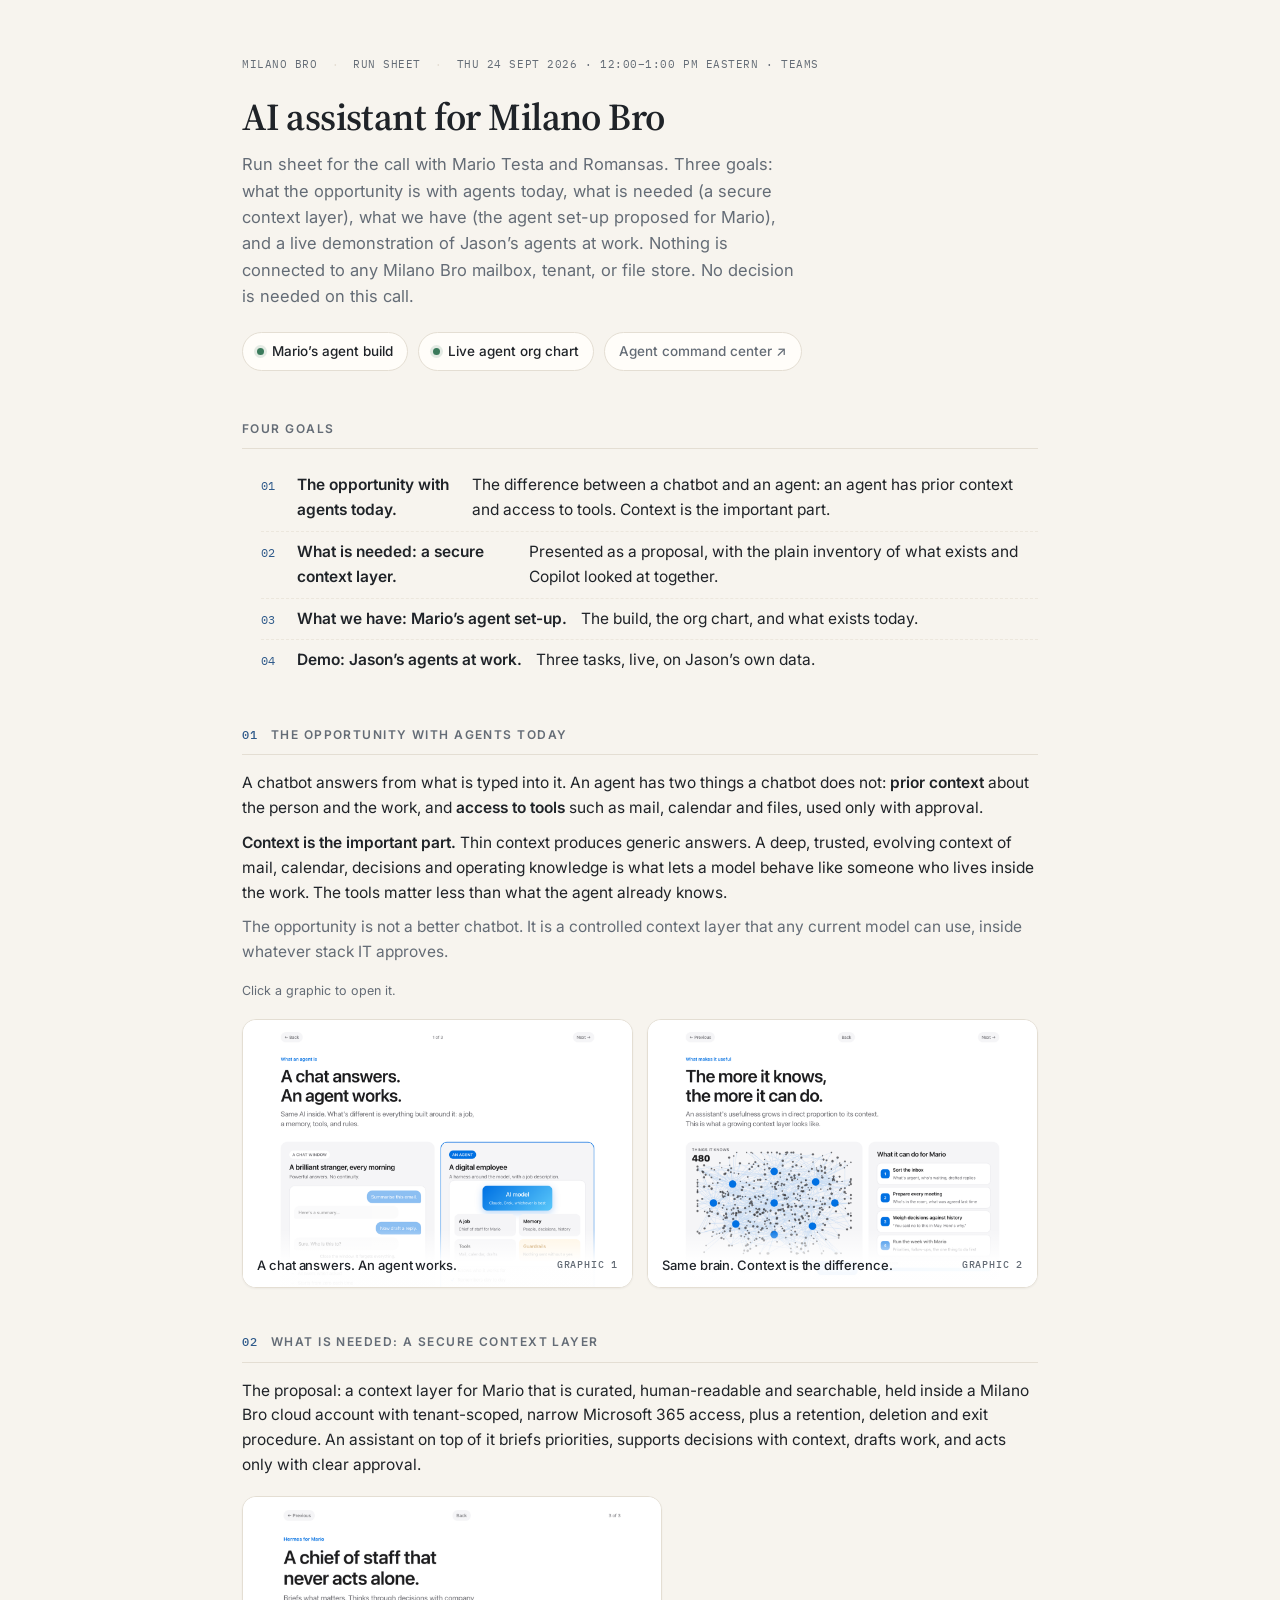
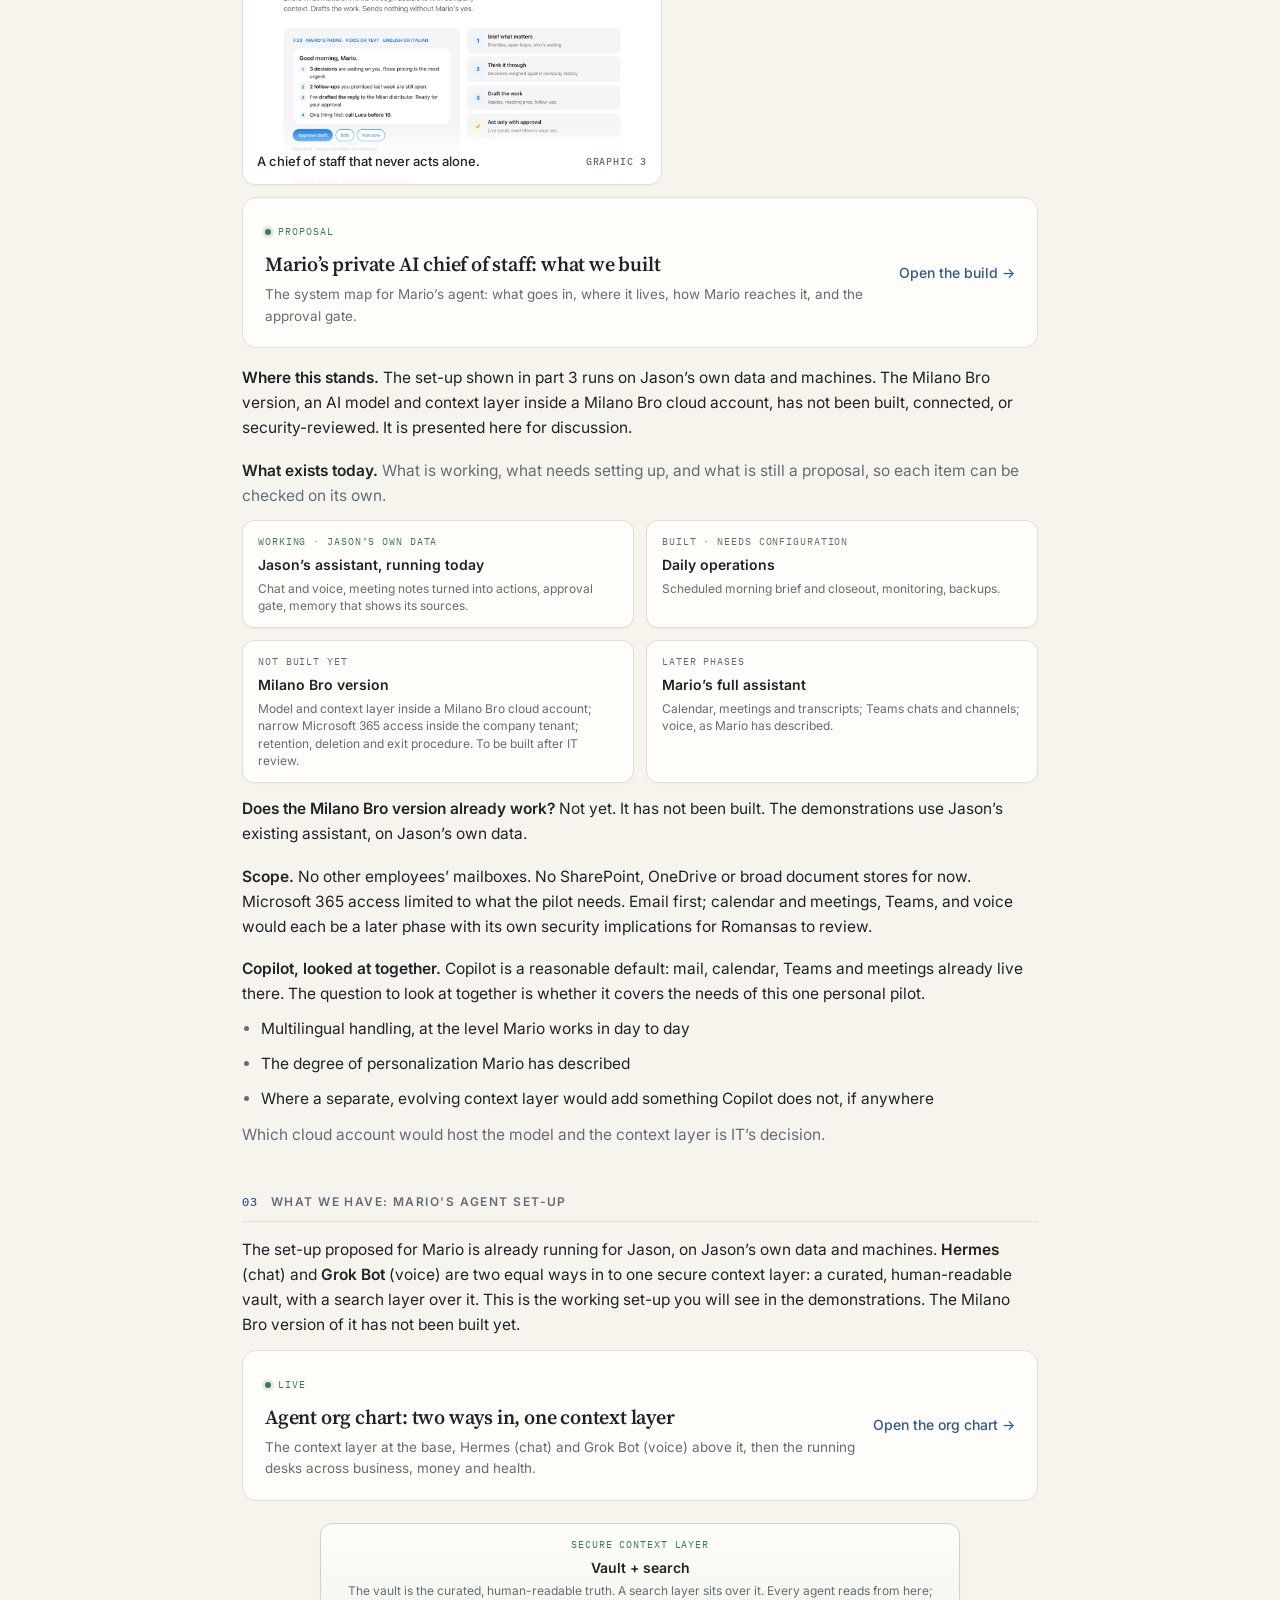
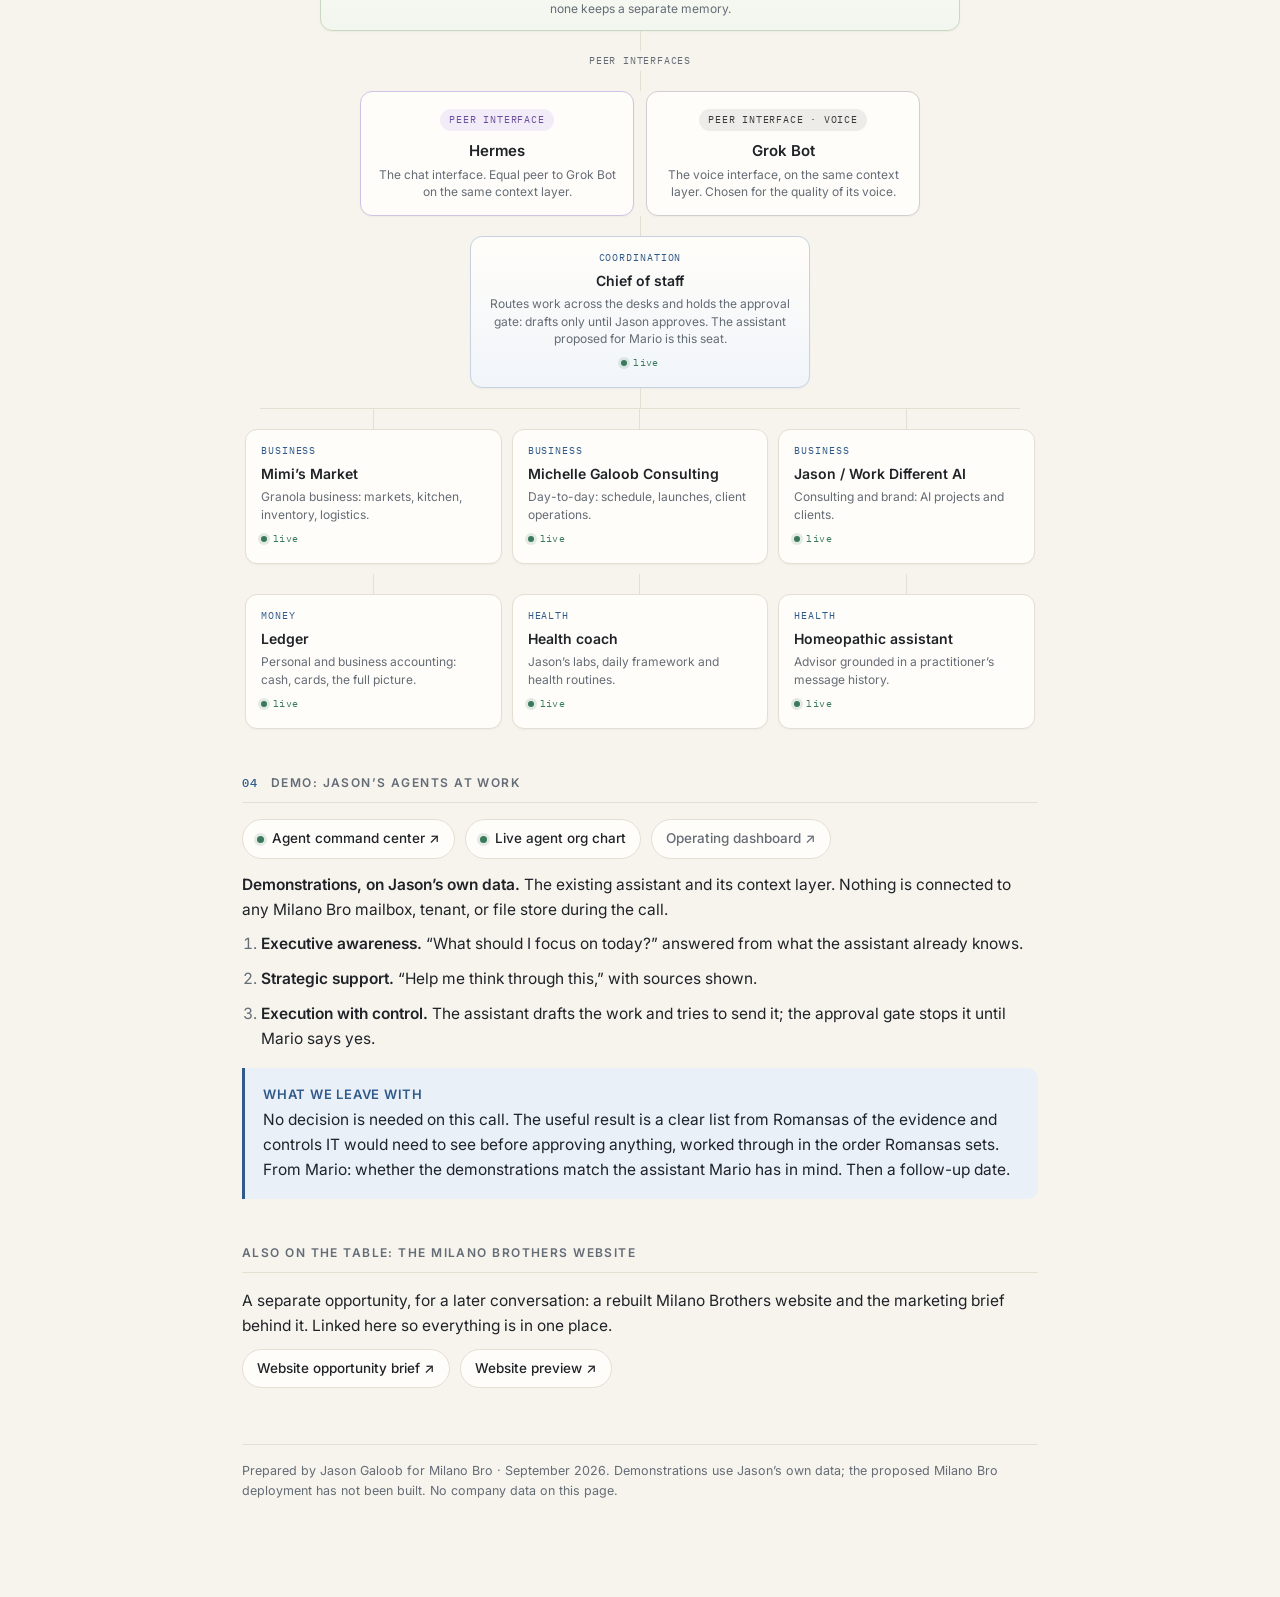
<file: run-sheet.html>
<!DOCTYPE html>
<html lang="en">
<head>
<meta charset="UTF-8" />
<meta name="viewport" content="width=device-width, initial-scale=1" />
<title>Milano Bro — AI assistant run sheet</title>
<link rel="preconnect" href="https://fonts.googleapis.com" />
<link rel="preconnect" href="https://fonts.gstatic.com" crossorigin />
<link href="https://fonts.googleapis.com/css2?family=Source+Serif+4:opsz,wght@8..60,500;8..60,600&family=Inter:wght@400;500;600&family=IBM+Plex+Mono:wght@400;500&display=swap" rel="stylesheet" />
<style>
:root{
  --bg:#f7f4ee; --paper:#fffdf9; --ink:#1f2328; --mute:#646c76; --line:#e4ded3; --line-soft:#ece7dd;
  --accent:#2f5a8a; --accent-soft:#eaf0f7; --ok:#3a7a5b; --ok-soft:rgba(58,122,91,.14);
  --plum:#6b4f9a; --plum-soft:#f1ecf8; --sage-soft:#f1f6ee; --sage-line:#c9d9bf;
  --serif:"Source Serif 4",Georgia,serif; --sans:"Inter",system-ui,-apple-system,sans-serif; --mono:"IBM Plex Mono",ui-monospace,monospace;
}
*{box-sizing:border-box;margin:0;padding:0}
html{scroll-behavior:smooth}
body{font-family:var(--sans);background:var(--bg);color:var(--ink);line-height:1.6;min-height:100vh;-webkit-font-smoothing:antialiased}
a{color:var(--accent)}
.wrap{max-width:860px;margin:0 auto;padding:56px 32px 96px}

/* header */
.meta{font-family:var(--mono);font-size:11px;color:var(--mute);letter-spacing:.05em;text-transform:uppercase;margin-bottom:22px;display:flex;flex-wrap:wrap;gap:6px 14px}
.meta span+span::before{content:"·";margin-right:14px;color:var(--line)}
h1{font-family:var(--serif);font-size:38px;font-weight:600;letter-spacing:-.015em;line-height:1.15;margin-bottom:12px}
.sub{color:var(--mute);font-size:16.5px;max-width:56ch;margin-bottom:22px}
.links{display:flex;flex-wrap:wrap;gap:10px;margin-bottom:48px}
.chip{
  display:inline-flex;align-items:center;gap:8px;text-decoration:none;font-size:13.5px;font-weight:500;color:var(--ink);
  background:var(--paper);border:1px solid var(--line);border-radius:999px;padding:8px 14px;
  transition:border-color .15s,box-shadow .15s;
}
.chip:hover{border-color:#b9c6d6;box-shadow:0 2px 8px rgba(31,35,40,.06)}
.chip .dot{width:7px;height:7px;border-radius:50%;background:var(--ok);box-shadow:0 0 0 3px var(--ok-soft)}
.chip.quiet{color:var(--mute)}

/* sections */
.block{margin-bottom:44px}
.block h2{
  display:flex;align-items:baseline;gap:12px;
  font-family:var(--sans);font-size:12px;font-weight:600;letter-spacing:.12em;text-transform:uppercase;
  color:var(--mute);margin-bottom:16px;padding-bottom:10px;border-bottom:1px solid var(--line);
}
.block h2 .n{font-family:var(--mono);font-weight:500;color:var(--accent)}
.notes{font-size:15.5px}
.notes p,.notes li{margin:0 0 10px}
.notes ul,.notes ol{margin:0 0 12px 1.2rem}
.notes li::marker{color:var(--mute)}
.notes .muted{color:var(--mute)}
.notes strong{font-weight:600}
.agenda{list-style:none;margin:0;padding:0;counter-reset:a}
.agenda li{display:flex;gap:14px;padding:8px 0;border-bottom:1px dashed var(--line-soft);margin:0}
.agenda li:last-child{border-bottom:0}
.agenda li::before{counter-increment:a;content:counter(a,decimal-leading-zero);font-family:var(--mono);font-size:12px;color:var(--accent);padding-top:3px;min-width:22px}
.callout{
  margin-top:16px;padding:16px 18px;background:var(--accent-soft);
  border-left:3px solid var(--accent);border-radius:0 10px 10px 0;
}
.callout strong{display:block;margin-bottom:4px;font-size:13px;letter-spacing:.06em;text-transform:uppercase;color:var(--accent)}

/* live card */
.live{
  display:grid;grid-template-columns:1fr auto;align-items:center;gap:18px;text-decoration:none;color:inherit;
  background:var(--paper);border:1px solid var(--line);border-radius:14px;
  padding:20px 22px;margin:12px 0 18px;transition:border-color .15s,box-shadow .15s,transform .15s;
}
.live:hover{border-color:#b9c6d6;box-shadow:0 4px 14px rgba(31,35,40,.07);transform:translateY(-1px)}
.live .kicker{display:inline-flex;align-items:center;gap:7px;font-family:var(--mono);font-size:10px;letter-spacing:.1em;text-transform:uppercase;color:var(--ok);margin-bottom:8px}
.live .kicker::before{content:"";width:6px;height:6px;border-radius:50%;background:var(--ok);box-shadow:0 0 0 3px var(--ok-soft)}
.live h3{font-family:var(--serif);font-size:20px;font-weight:600;margin-bottom:4px;letter-spacing:-.01em}
.live p{font-size:13.5px;color:var(--mute);margin:0}
.live .go{font-size:14px;color:var(--accent);font-weight:500;white-space:nowrap}

/* mini org chart */
.org{margin-top:22px;display:flex;flex-direction:column;align-items:center}
.node{
  background:var(--paper);border:1px solid var(--line);border-radius:12px;
  padding:13px 15px;box-shadow:0 1px 2px rgba(31,35,40,.04);
}
.node .role{font-family:var(--mono);font-size:10px;letter-spacing:.09em;text-transform:uppercase;color:var(--accent);margin-bottom:4px}
.node h3{font-size:14px;font-weight:600;margin-bottom:3px}
.node p{font-size:12px;color:var(--mute);line-height:1.45;margin:0}
.node.context{width:100%;max-width:640px;text-align:center;border-color:var(--sage-line);background:linear-gradient(180deg,var(--paper),var(--sage-soft))}
.node.context .role{color:var(--ok)}
.node.chief{width:100%;max-width:340px;text-align:center;border-color:#c6d2e0;background:linear-gradient(180deg,var(--paper),#f1f5fa)}
.peers{display:grid;grid-template-columns:1fr 1fr;gap:12px;width:100%;max-width:560px}
.peer{text-align:center;padding:14px 16px}
.peer .badge{display:inline-block;font-family:var(--mono);font-size:10px;letter-spacing:.08em;text-transform:uppercase;padding:3px 9px;border-radius:999px;margin-bottom:8px}
.peer.hermes{border-color:#cfc3e3}
.peer.hermes .badge{background:var(--plum-soft);color:var(--plum)}
.peer.grok{border-color:#cfcfcf}
.peer.grok .badge{background:#eeece8;color:#3a3a3a}
.peer h3{font-size:15px}
.conn{width:1px;height:20px;background:var(--line)}
.conn-label{font-family:var(--mono);font-size:10px;color:var(--mute);letter-spacing:.08em;text-transform:uppercase;margin:2px 0}
.bar{height:1px;background:var(--line);width:calc(100% - 24px);max-width:760px}
.leaves{display:grid;grid-template-columns:repeat(3,1fr);gap:10px;width:100%;max-width:790px}
.leaf{display:flex;flex-direction:column;align-items:center}
.stem{width:1px;height:20px;background:var(--line)}
.leaf .node{width:100%}
.status{display:inline-flex;align-items:center;gap:6px;font-size:10px;color:var(--ok);margin-top:8px;font-family:var(--mono);letter-spacing:.04em}
.status::before{content:"";width:6px;height:6px;border-radius:50%;background:var(--ok);box-shadow:0 0 0 3px var(--ok-soft)}
.grid2{display:grid;grid-template-columns:1fr 1fr;gap:12px;margin-top:12px}
.grid2 .node .role{color:var(--mute)}
.grid2 .node.working .role{color:var(--ok)}
.foot{margin-top:56px;padding-top:16px;border-top:1px solid var(--line);font-size:12.5px;color:var(--mute);line-height:1.6}

/* graphic thumbnails + lightbox */
.gfx{display:grid;grid-template-columns:repeat(3,1fr);gap:14px;margin:18px 0 6px}
.gfx.one{grid-template-columns:minmax(0,420px)}
.gfx.two{grid-template-columns:repeat(2,minmax(0,420px))}
.gcard{position:relative;display:block;text-decoration:none;color:inherit;border-radius:14px;overflow:hidden;background:#fff;border:1px solid var(--line);box-shadow:0 1px 2px rgba(31,35,40,.05);transition:transform .35s cubic-bezier(.22,.61,.36,1),box-shadow .35s cubic-bezier(.22,.61,.36,1)}
.gcard img{display:block;width:100%;height:auto;aspect-ratio:16/11;object-fit:cover;object-position:top;transition:transform .6s cubic-bezier(.22,.61,.36,1)}
.gcard .cap{position:absolute;inset:auto 0 0 0;padding:26px 14px 12px;background:linear-gradient(180deg,rgba(255,255,255,0),rgba(255,255,255,.96) 55%);color:var(--ink);font-size:13px;font-weight:500;letter-spacing:-.005em;display:flex;justify-content:space-between;align-items:center;gap:8px}
.gcard .cap span{color:var(--mute);font-family:var(--mono);font-size:10px;letter-spacing:.08em;text-transform:uppercase}
.gcard:hover,.gcard:focus-visible{transform:translateY(-4px) scale(1.025);box-shadow:0 18px 40px rgba(31,35,40,.18);z-index:1;outline:none}
.gcard:hover img{transform:scale(1.04)}
.gnote{font-size:12.5px;color:var(--mute);margin:0 0 6px}
.lb{position:fixed;inset:0;z-index:50;display:none;align-items:center;justify-content:center;padding:24px;background:rgba(20,22,24,.55);-webkit-backdrop-filter:blur(18px) saturate(1.2);backdrop-filter:blur(18px) saturate(1.2);opacity:0;transition:opacity .35s ease}
.lb.open{display:flex}
.lb.show{opacity:1}
.lb .frame{position:relative;width:min(1120px,100%);height:min(92vh,100%);background:#fff;border-radius:18px;overflow:hidden;box-shadow:0 40px 100px rgba(0,0,0,.45);transform:scale(.92) translateY(12px);transition:transform .45s cubic-bezier(.22,.61,.36,1)}
.lb.show .frame{transform:none}
.lb iframe{width:100%;height:100%;border:0;display:block;background:#fff}
.lb .x{position:absolute;top:12px;right:12px;width:36px;height:36px;border-radius:50%;border:0;background:rgba(0,0,0,.08);color:#1d1d1f;font-size:20px;line-height:1;cursor:pointer;display:grid;place-items:center;-webkit-backdrop-filter:blur(8px);backdrop-filter:blur(8px)}
.lb .x:hover{background:rgba(0,0,0,.16)}
.lb .nv{position:absolute;top:50%;transform:translateY(-50%);width:40px;height:40px;border-radius:50%;border:0;background:rgba(0,0,0,.08);color:#1d1d1f;font-size:20px;cursor:pointer;display:grid;place-items:center}
.lb .nv:hover{background:rgba(0,0,0,.16)}
.lb .nv.prev{left:12px}.lb .nv.next{right:12px}
.lb .open-new{position:absolute;bottom:12px;right:14px;font-size:12px;color:#1d1d1f;text-decoration:none;background:rgba(0,0,0,.08);padding:6px 10px;border-radius:999px}
body.lb-lock{overflow:hidden}
@media (max-width:720px){.gfx,.gfx.two{grid-template-columns:1fr}.gfx.one{grid-template-columns:1fr}.lb{padding:10px}.lb .frame{border-radius:12px}.lb .nv{display:none}}
@media (prefers-reduced-motion:reduce){.gcard,.gcard img,.lb,.lb .frame{transition:none}}
@media(max-width:720px){
  h1{font-size:31px}
  .wrap{padding:40px 22px 72px}
  .live{grid-template-columns:1fr}
  .leaves,.grid2{grid-template-columns:1fr 1fr}
  .bar{width:calc(50% + 4px)}
}
@media(max-width:520px){
  .leaves,.grid2,.peers{grid-template-columns:1fr}
  .bar{display:none}.stem{height:10px}
}
</style>
</head>
<body>
<div class="wrap">
  <div class="meta"><span>Milano Bro</span><span>Run sheet</span><span>Thu 24 Sept 2026 · 12:00–1:00 PM Eastern · Teams</span></div>
  <h1>AI assistant for Milano Bro</h1>
  <p class="sub">Run sheet for the call with Mario Testa and Romansas. Three goals: what the opportunity is with agents today, what is needed (a secure context layer), what we have (the agent set-up proposed for Mario), and a live demonstration of Jason’s agents at work. Nothing is connected to any Milano Bro mailbox, tenant, or file store. No decision is needed on this call.</p>
  <div class="links">
    <a class="chip" href="./mario-cos-system-map.html"><span class="dot"></span>Mario’s agent build</a>
    <a class="chip" href="./agent-org-chart.html"><span class="dot"></span>Live agent org chart</a>
    <a class="chip quiet" href="https://jmg424.github.io/jason-operating-dashboard/showcase.html" target="_blank" rel="noopener">Agent command center ↗</a>
  </div>

  <div class="block" id="agenda">
    <h2>Four goals</h2>
    <div class="notes">
      <ol class="agenda">
        <li><strong>The opportunity with agents today.</strong> The difference between a chatbot and an agent: an agent has prior context and access to tools. Context is the important part.</li>
        <li><strong>What is needed: a secure context layer.</strong> Presented as a proposal, with the plain inventory of what exists and Copilot looked at together.</li>
        <li><strong>What we have: Mario’s agent set-up.</strong> The build, the org chart, and what exists today.</li>
        <li><strong>Demo: Jason’s agents at work.</strong> Three tasks, live, on Jason’s own data.</li>
      </ol>
    </div>
  </div>

  <div class="block" id="s1">
    <h2><span class="n">01</span>The opportunity with agents today</h2>
    <div class="notes">
      <p>A chatbot answers from what is typed into it. An agent has two things a chatbot does not: <strong>prior context</strong> about the person and the work, and <strong>access to tools</strong> such as mail, calendar and files, used only with approval.</p>
      <p><strong>Context is the important part.</strong> Thin context produces generic answers. A deep, trusted, evolving context of mail, calendar, decisions and operating knowledge is what lets a model behave like someone who lives inside the work. The tools matter less than what the agent already knows.</p>
      <p class="muted">The opportunity is not a better chatbot. It is a controlled context layer that any current model can use, inside whatever stack IT approves.</p>
      <p class="gnote" style="margin-top:16px">Click a graphic to open it.</p>
      <div class="gfx two">
        <a class="gcard" href="./graphics/1-what-an-agent-is.html" data-lb="0" aria-label="Open graphic: A chat answers. An agent works.">
          <img src="./graphics/thumb-1-what-an-agent-is.png" alt="A chat answers. An agent works." loading="lazy" width="1280" height="880">
          <span class="cap">A chat answers. An agent works.<span>Graphic 1</span></span>
        </a>
        <a class="gcard" href="./graphics/2-what-makes-it-useful.html" data-lb="1" aria-label="Open graphic: Same brain. Context is the difference.">
          <img src="./graphics/thumb-2-what-makes-it-useful.png" alt="Same brain. Context is the difference." loading="lazy" width="1280" height="880">
          <span class="cap">Same brain. Context is the difference.<span>Graphic 2</span></span>
        </a>
      </div>
    </div>
  </div>

  <div class="block" id="s2">
    <h2><span class="n">02</span>What is needed: a secure context layer</h2>
    <div class="notes">
      <p>The proposal: a context layer for Mario that is curated, human-readable and searchable, held inside a Milano Bro cloud account with tenant-scoped, narrow Microsoft 365 access, plus a retention, deletion and exit procedure. An assistant on top of it briefs priorities, supports decisions with context, drafts work, and acts only with clear approval.</p>
      <div class="gfx one">
        <a class="gcard" href="./graphics/3-hermes-for-mario.html" data-lb="2" aria-label="Open graphic: A chief of staff that never acts alone.">
          <img src="./graphics/thumb-3-hermes-for-mario.png" alt="A chief of staff that never acts alone." loading="lazy" width="1280" height="880">
          <span class="cap">A chief of staff that never acts alone.<span>Graphic 3</span></span>
        </a>
      </div>
      <a class="live" href="./mario-cos-system-map.html">
        <div>
          <div class="kicker">Proposal</div>
          <h3>Mario’s private AI chief of staff: what we built</h3>
          <p>The system map for Mario’s agent: what goes in, where it lives, how Mario reaches it, and the approval gate.</p>
        </div>
        <div class="go">Open the build →</div>
      </a>
      <p><strong>Where this stands.</strong> The set-up shown in part 3 runs on Jason’s own data and machines. The Milano Bro version, an AI model and context layer inside a Milano Bro cloud account, has not been built, connected, or security-reviewed. It is presented here for discussion.</p>

      <p style="margin-top:18px"><strong>What exists today.</strong> <span class="muted">What is working, what needs setting up, and what is still a proposal, so each item can be checked on its own.</span></p>
      <div class="grid2">
        <div class="node working"><div class="role">Working · Jason’s own data</div><h3>Jason’s assistant, running today</h3><p>Chat and voice, meeting notes turned into actions, approval gate, memory that shows its sources.</p></div>
        <div class="node"><div class="role">Built · needs configuration</div><h3>Daily operations</h3><p>Scheduled morning brief and closeout, monitoring, backups.</p></div>
        <div class="node"><div class="role">Not built yet</div><h3>Milano Bro version</h3><p>Model and context layer inside a Milano Bro cloud account; narrow Microsoft 365 access inside the company tenant; retention, deletion and exit procedure. To be built after IT review.</p></div>
        <div class="node"><div class="role">Later phases</div><h3>Mario’s full assistant</h3><p>Calendar, meetings and transcripts; Teams chats and channels; voice, as Mario has described.</p></div>
      </div>
      <p style="margin-top:14px"><strong>Does the Milano Bro version already work?</strong> Not yet. It has not been built. The demonstrations use Jason’s existing assistant, on Jason’s own data.</p>

      <p style="margin-top:18px"><strong>Scope.</strong> No other employees’ mailboxes. No SharePoint, OneDrive or broad document stores for now. Microsoft 365 access limited to what the pilot needs. Email first; calendar and meetings, Teams, and voice would each be a later phase with its own security implications for Romansas to review.</p>

      <p style="margin-top:18px"><strong>Copilot, looked at together.</strong> Copilot is a reasonable default: mail, calendar, Teams and meetings already live there. The question to look at together is whether it covers the needs of this one personal pilot.</p>
      <ul>
        <li>Multilingual handling, at the level Mario works in day to day</li>
        <li>The degree of personalization Mario has described</li>
        <li>Where a separate, evolving context layer would add something Copilot does not, if anywhere</li>
      </ul>
      <p class="muted">Which cloud account would host the model and the context layer is IT’s decision.</p>
    </div>
  </div>

  <div class="block" id="s3">
    <h2><span class="n">03</span>What we have: Mario’s agent set-up</h2>
    <div class="notes">
      <p>The set-up proposed for Mario is already running for Jason, on Jason’s own data and machines. <strong>Hermes</strong> (chat) and <strong>Grok Bot</strong> (voice) are two equal ways in to one secure context layer: a curated, human-readable vault, with a search layer over it. This is the working set-up you will see in the demonstrations. The Milano Bro version of it has not been built yet.</p>
      <a class="live" href="./agent-org-chart.html">
        <div>
          <div class="kicker">Live</div>
          <h3>Agent org chart: two ways in, one context layer</h3>
          <p>The context layer at the base, Hermes (chat) and Grok Bot (voice) above it, then the running desks across business, money and health.</p>
        </div>
        <div class="go">Open the org chart →</div>
      </a>

      <div class="org" aria-label="Summary of Jason's live agent org chart">
        <div class="node context">
          <div class="role">Secure context layer</div>
          <h3>Vault + search</h3>
          <p>The vault is the curated, human-readable truth. A search layer sits over it. Every agent reads from here; none keeps a separate memory.</p>
        </div>
        <div class="conn"></div>
        <div class="conn-label">Peer interfaces</div>
        <div class="conn"></div>
        <div class="peers">
          <div class="node peer hermes">
            <div class="badge">Peer interface</div>
            <h3>Hermes</h3>
            <p>The chat interface. Equal peer to Grok Bot on the same context layer.</p>
          </div>
          <div class="node peer grok">
            <div class="badge">Peer interface · voice</div>
            <h3>Grok Bot</h3>
            <p>The voice interface, on the same context layer. Chosen for the quality of its voice.</p>
          </div>
        </div>
        <div class="conn"></div>
        <div class="node chief">
          <div class="role">Coordination</div>
          <h3>Chief of staff</h3>
          <p>Routes work across the desks and holds the approval gate: drafts only until Jason approves. The assistant proposed for Mario is this seat.</p>
          <div class="status">live</div>
        </div>
        <div class="conn"></div>
        <div class="bar"></div>
        <div class="leaves">
          <div class="leaf"><div class="stem"></div><div class="node">
            <div class="role">Business</div><h3>Mimi’s Market</h3>
            <p>Granola business: markets, kitchen, inventory, logistics.</p><div class="status">live</div>
          </div></div>
          <div class="leaf"><div class="stem"></div><div class="node">
            <div class="role">Business</div><h3>Michelle Galoob Consulting</h3>
            <p>Day-to-day: schedule, launches, client operations.</p><div class="status">live</div>
          </div></div>
          <div class="leaf"><div class="stem"></div><div class="node">
            <div class="role">Business</div><h3>Jason / Work Different AI</h3>
            <p>Consulting and brand: AI projects and clients.</p><div class="status">live</div>
          </div></div>
          <div class="leaf"><div class="stem"></div><div class="node">
            <div class="role">Money</div><h3>Ledger</h3>
            <p>Personal and business accounting: cash, cards, the full picture.</p><div class="status">live</div>
          </div></div>
          <div class="leaf"><div class="stem"></div><div class="node">
            <div class="role">Health</div><h3>Health coach</h3>
            <p>Jason’s labs, daily framework and health routines.</p><div class="status">live</div>
          </div></div>
          <div class="leaf"><div class="stem"></div><div class="node">
            <div class="role">Health</div><h3>Homeopathic assistant</h3>
            <p>Advisor grounded in a practitioner’s message history.</p><div class="status">live</div>
          </div></div>
        </div>
      </div>

    </div>
  </div>

  <div class="block" id="s4demo">
    <h2><span class="n">04</span>Demo: Jason’s agents at work</h2>
    <div class="notes">
      <div class="links" style="margin-bottom:14px">
        <a class="chip" href="https://jmg424.github.io/jason-operating-dashboard/showcase.html" target="_blank" rel="noopener"><span class="dot"></span>Agent command center ↗</a>
        <a class="chip" href="./agent-org-chart.html"><span class="dot"></span>Live agent org chart</a>
        <a class="chip quiet" href="https://jmg424.github.io/jason-operating-dashboard/ceo.html" target="_blank" rel="noopener">Operating dashboard ↗</a>
      </div>
      <p><strong>Demonstrations, on Jason’s own data.</strong> The existing assistant and its context layer. Nothing is connected to any Milano Bro mailbox, tenant, or file store during the call.</p>
      <ol>
        <li><strong>Executive awareness.</strong> “What should I focus on today?” answered from what the assistant already knows.</li>
        <li><strong>Strategic support.</strong> “Help me think through this,” with sources shown.</li>
        <li><strong>Execution with control.</strong> The assistant drafts the work and tries to send it; the approval gate stops it until Mario says yes.</li>
      </ol>

      <div class="callout">
        <strong>What we leave with</strong>
        No decision is needed on this call. The useful result is a clear list from Romansas of the evidence and controls IT would need to see before approving anything, worked through in the order Romansas sets. From Mario: whether the demonstrations match the assistant Mario has in mind. Then a follow-up date.
      </div>
    </div>
  </div>

  <div class="block" id="s4">
    <h2>Also on the table: the Milano Brothers website</h2>
    <div class="notes">
      <p>A separate opportunity, for a later conversation: a rebuilt Milano Brothers website and the marketing brief behind it. Linked here so everything is in one place.</p>
      <div class="links" style="margin-bottom:0">
        <a class="chip" href="https://lambent-moxie-bd4f03.netlify.app/" target="_blank" rel="noopener">Website opportunity brief ↗</a>
        <a class="chip" href="https://gentle-palmier-6bfbe1.netlify.app/" target="_blank" rel="noopener">Website preview ↗</a>
      </div>
    </div>
  </div>

  <div class="foot">Prepared by Jason Galoob for Milano Bro · September 2026. Demonstrations use Jason’s own data; the proposed Milano Bro deployment has not been built. No company data on this page.</div>
</div>

<div class="lb" id="lb" role="dialog" aria-modal="true" aria-label="Graphic">
  <div class="frame">
    <iframe id="lbf" title="Graphic" src="about:blank" loading="eager"></iframe>
    <button class="x" id="lbx" aria-label="Close">×</button>
    <button class="nv prev" id="lbp" aria-label="Previous graphic">‹</button>
    <button class="nv next" id="lbn" aria-label="Next graphic">›</button>
    <a class="open-new" id="lbo" href="#" target="_blank" rel="noopener">Open full page ↗</a>
  </div>
</div>
<script>
(function(){
  var cards=[].slice.call(document.querySelectorAll('.gcard'));
  var urls=cards.map(function(c){return c.getAttribute('href')});
  var lb=document.getElementById('lb'),f=document.getElementById('lbf'),o=document.getElementById('lbo'),cur=0;
  function open(i){cur=i;f.src=urls[i];o.href=urls[i];lb.classList.add('open');document.body.classList.add('lb-lock');requestAnimationFrame(function(){requestAnimationFrame(function(){lb.classList.add('show')})});document.getElementById('lbx').focus()}
  function close(){lb.classList.remove('show');document.body.classList.remove('lb-lock');setTimeout(function(){lb.classList.remove('open');f.src='about:blank'},350)}
  function step(d){open((cur+d+urls.length)%urls.length)}
  cards.forEach(function(c,i){c.addEventListener('click',function(e){if(e.metaKey||e.ctrlKey||e.shiftKey)return;e.preventDefault();open(i)})});
  document.getElementById('lbx').addEventListener('click',close);
  document.getElementById('lbp').addEventListener('click',function(){step(-1)});
  document.getElementById('lbn').addEventListener('click',function(){step(1)});
  lb.addEventListener('click',function(e){if(e.target===lb)close()});
  document.addEventListener('keydown',function(e){if(!lb.classList.contains('open'))return;if(e.key==='Escape')close();if(e.key==='ArrowRight')step(1);if(e.key==='ArrowLeft')step(-1)});
})();
</script>
</body>
</html>
</file>
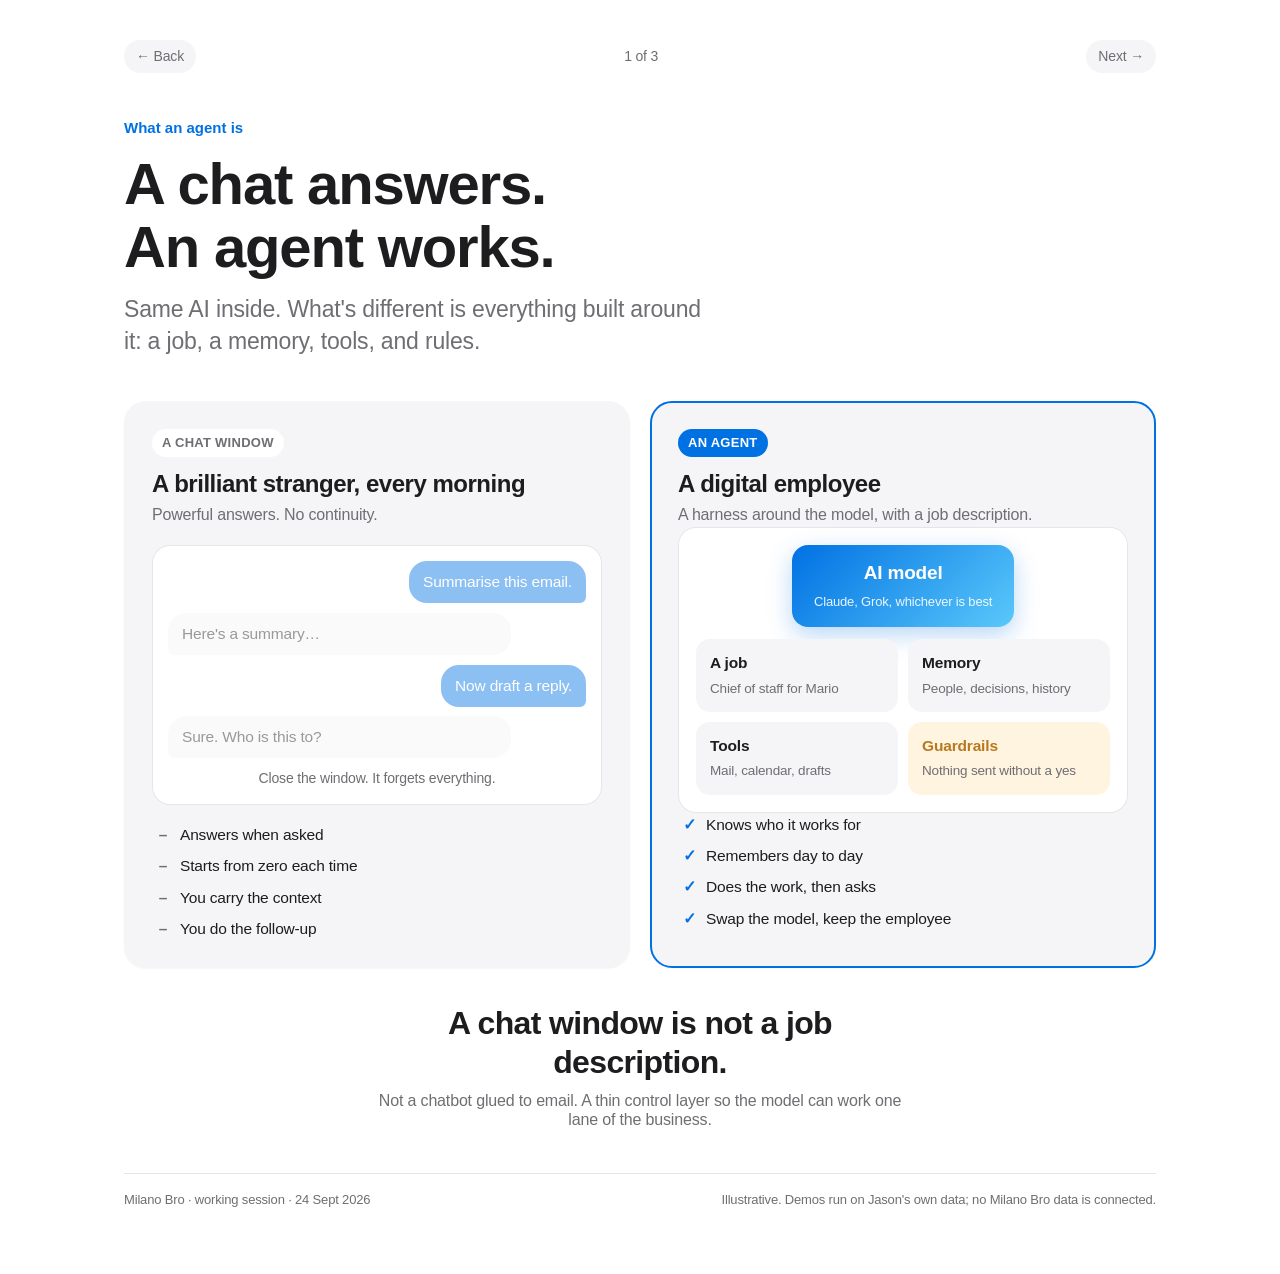
<file: graphics/1-what-an-agent-is.html>
<!DOCTYPE html>
<html lang="en">
<head>
<meta charset="UTF-8" />
<meta name="viewport" content="width=device-width, initial-scale=1" />
<title>What an agent is — Milano Bro</title>
<link rel="stylesheet" href="./shared.css" />
<style>
.stage{display:grid;grid-template-columns:1fr 1fr;gap:20px}
/* chat side */
.chatcard{display:flex;flex-direction:column;gap:18px}
.phone{background:var(--bg);border-radius:18px;padding:16px;display:grid;gap:10px;min-height:250px;align-content:start;box-shadow:inset 0 0 0 1px var(--line)}
.bub{max-width:82%;padding:10px 14px;border-radius:18px;font-size:15.5px;line-height:1.4;opacity:0;transform:translateY(8px) scale(.98);animation:pop .5s var(--ease) forwards}
.bub.me{background:var(--blue);color:#fff;justify-self:end;border-bottom-right-radius:6px}
.bub.ai{background:var(--bg2);color:var(--ink);border-bottom-left-radius:6px}
.bub:nth-child(1){animation-delay:.6s}.bub:nth-child(2){animation-delay:1.3s}.bub:nth-child(3){animation-delay:2.1s}.bub:nth-child(4){animation-delay:2.8s}
@keyframes pop{to{opacity:1;transform:none}}
.forget{margin-top:auto;text-align:center;color:var(--mute);font-size:14px;opacity:0;animation:fade .8s var(--ease) 3.8s forwards}
@keyframes fade{to{opacity:1}}
.phone.anim-forget .bub{animation:pop .5s var(--ease) forwards,dim 1.2s var(--ease) 4.2s forwards}
@keyframes dim{to{opacity:.45}}
/* agent side */
.agentcard{outline:2px solid var(--blue);outline-offset:-2px}
.harness{position:relative;background:var(--bg);border-radius:18px;padding:18px;box-shadow:inset 0 0 0 1px var(--line);display:grid;gap:12px}
.core{margin:0 auto;background:linear-gradient(135deg,var(--blue),#5ac8fa);color:#fff;border-radius:16px;padding:14px 22px;text-align:center;box-shadow:0 8px 24px rgba(0,113,227,.28);opacity:0;transform:scale(.9);animation:core .6s var(--ease) .5s forwards}
.core b{display:block;font-size:19px;font-weight:600}
.core span{font-size:13px;opacity:.9}
@keyframes core{to{opacity:1;transform:none}}
.parts{display:grid;grid-template-columns:1fr 1fr;gap:10px}
.part{background:var(--bg2);border-radius:14px;padding:12px 14px;opacity:0;transform:translateY(10px);animation:up .55s var(--ease) forwards}
.part:nth-child(1){animation-delay:1.0s}.part:nth-child(2){animation-delay:1.3s}.part:nth-child(3){animation-delay:1.6s}.part:nth-child(4){animation-delay:1.9s}
.part b{display:block;font-size:15.5px;font-weight:600}
.part span{font-size:13.5px;color:var(--mute)}
.part.guard{background:var(--amber-soft)}
.part.guard b{color:var(--amber)}
.pts{list-style:none;display:grid;gap:8px;font-size:15.5px}
.pts li{display:grid;grid-template-columns:22px 1fr;gap:6px;align-items:start}
.chatcard .pts li::before{content:"–";color:var(--mute);font-weight:600;text-align:center}
.agentcard .pts li::before{content:"✓";color:var(--blue);font-weight:700;text-align:center}
@media (max-width:760px){.stage{grid-template-columns:1fr}}
@media (max-width:460px){.parts{grid-template-columns:1fr}}
</style>
</head>
<body>
<div class="wrap">
  <nav class="nav"><a href="../">← Back</a><span>1 of 3</span><a href="./2-what-makes-it-useful.html">Next →</a></nav>

  <p class="eyebrow up">What an agent is</p>
  <h1 class="up d1">A chat answers.<br>An agent works.</h1>
  <p class="lead up d2">Same AI inside. What's different is everything built around it: a job, a memory, tools, and rules.</p>

  <div class="stage">
    <section class="card chatcard up d3">
      <div><span class="chip">A chat window</span><h2>A brilliant stranger, every morning</h2><p class="sub">Powerful answers. No continuity.</p></div>
      <div class="phone anim-forget">
        <div class="bub me">Summarise this email.</div>
        <div class="bub ai">Here's a summary…</div>
        <div class="bub me">Now draft a reply.</div>
        <div class="bub ai">Sure. Who is this to?</div>
        <p class="forget">Close the window. It forgets everything.</p>
      </div>
      <ul class="pts"><li>Answers when asked</li><li>Starts from zero each time</li><li>You carry the context</li><li>You do the follow-up</li></ul>
    </section>

    <section class="card agentcard up d4">
      <div><span class="chip blue">An agent</span><h2>A digital employee</h2><p class="sub">A harness around the model, with a job description.</p></div>
      <div class="harness">
        <div class="core"><b>AI model</b><span>Claude, Grok, whichever is best</span></div>
        <div class="parts">
          <div class="part"><b>A job</b><span>Chief of staff for Mario</span></div>
          <div class="part"><b>Memory</b><span>People, decisions, history</span></div>
          <div class="part"><b>Tools</b><span>Mail, calendar, drafts</span></div>
          <div class="part guard"><b>Guardrails</b><span>Nothing sent without a yes</span></div>
        </div>
      </div>
      <ul class="pts"><li>Knows who it works for</li><li>Remembers day to day</li><li>Does the work, then asks</li><li>Swap the model, keep the employee</li></ul>
    </section>
  </div>

  <p class="tagline up d6">A chat window is not a job description.<small>Not a chatbot glued to email. A thin control layer so the model can work one lane of the business.</small></p>
  <div class="foot"><span>Milano Bro · working session · 24 Sept 2026</span><span>Illustrative. Demos run on Jason's own data; no Milano Bro data is connected.</span></div>
</div>
</body>
</html>
</file>
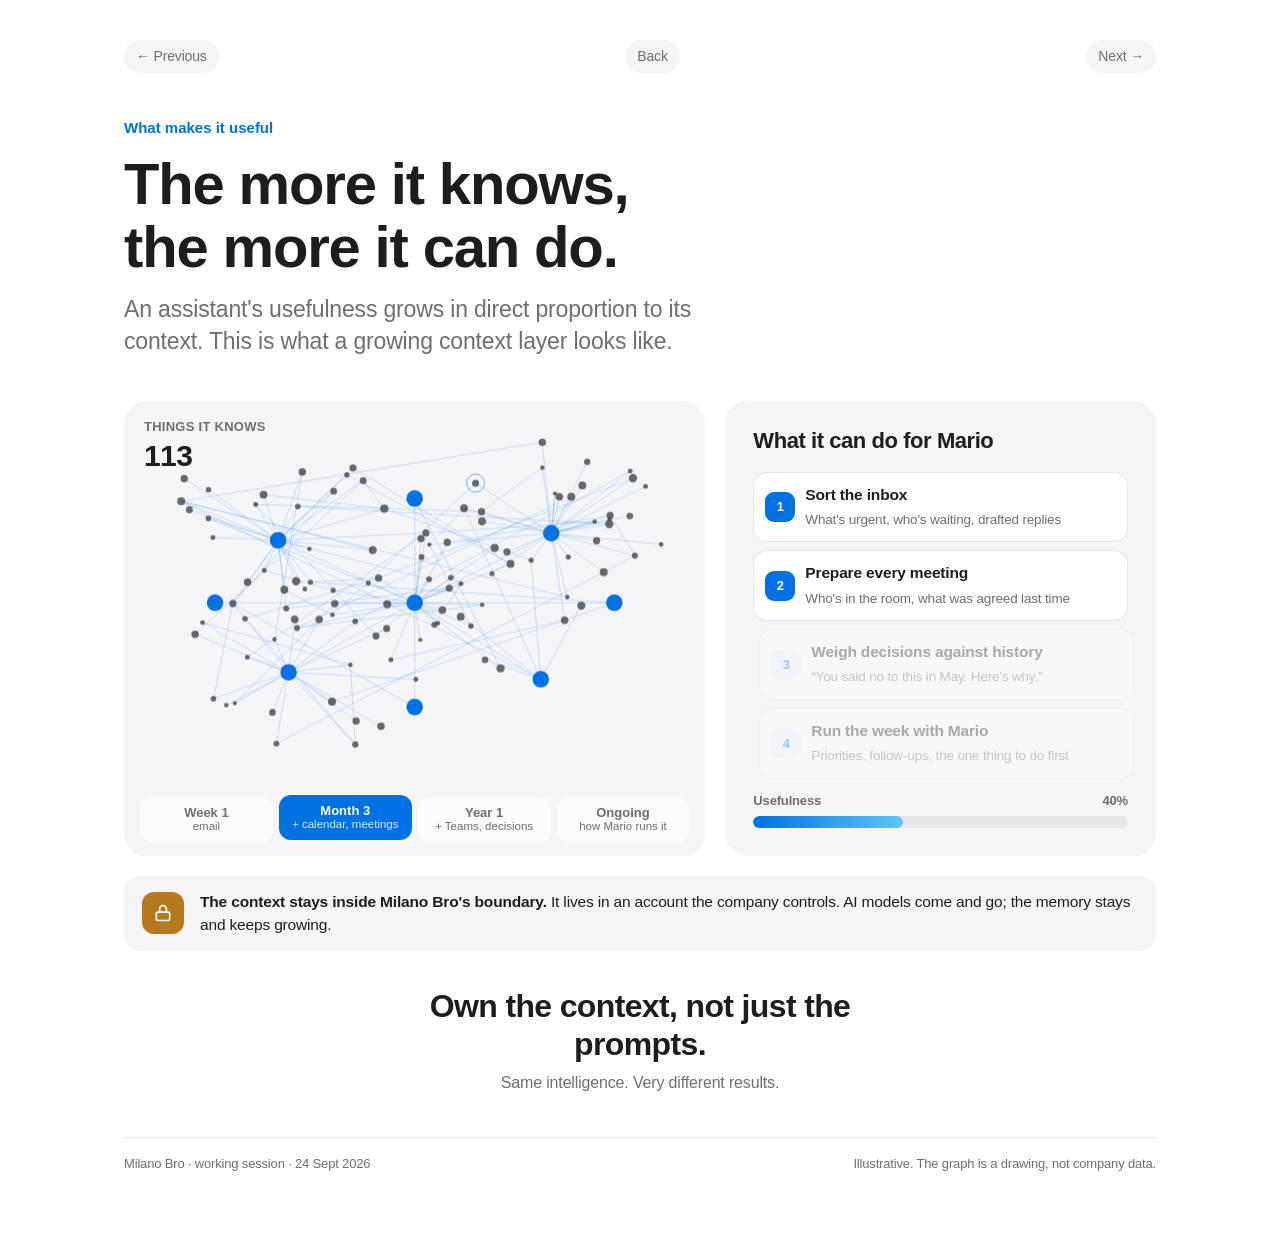
<file: graphics/2-what-makes-it-useful.html>
<!DOCTYPE html>
<html lang="en">
<head>
<meta charset="UTF-8" />
<meta name="viewport" content="width=device-width, initial-scale=1" />
<title>What makes it useful — Milano Bro</title>
<link rel="stylesheet" href="./shared.css" />
<style>
.stagewrap{display:grid;grid-template-columns:1.35fr 1fr;gap:20px;align-items:stretch}
.graphcard{padding:0;overflow:hidden;position:relative;min-height:420px;background:var(--bg2)}
canvas{display:block;width:100%;height:100%}
.count{position:absolute;left:20px;top:16px;font-size:13px;color:var(--mute);font-weight:600;letter-spacing:.02em;text-transform:uppercase}
.count b{display:block;font-size:30px;color:var(--ink);letter-spacing:-.02em;font-variant-numeric:tabular-nums;line-height:1.1;margin-top:2px}
.stages{display:flex;gap:6px;position:absolute;left:16px;right:16px;bottom:14px}
.stg{flex:1;border:0;background:rgba(255,255,255,.7);color:var(--mute);border-radius:12px;padding:8px 6px;font:inherit;font-size:13px;font-weight:600;cursor:pointer;text-align:center;line-height:1.2;transition:background .3s,color .3s,transform .3s var(--ease)}
.stg small{display:block;font-weight:400;font-size:11.5px;color:var(--mute)}
.stg.on{background:var(--blue);color:#fff;transform:translateY(-2px)}
.stg.on small{color:rgba(255,255,255,.85)}
.side{display:flex;flex-direction:column;gap:12px}
.side h2{font-size:22px}
.unlock{display:grid;gap:8px}
.u{display:grid;grid-template-columns:30px 1fr;gap:10px;align-items:center;background:var(--bg);border-radius:14px;padding:11px 12px;box-shadow:inset 0 0 0 1px var(--line);opacity:.35;transition:opacity .5s var(--ease),transform .5s var(--ease);transform:translateX(6px)}
.u.on{opacity:1;transform:none}
.u .d{width:30px;height:30px;border-radius:9px;background:var(--blue-soft);color:var(--blue);display:grid;place-items:center;font-size:13px;font-weight:700}
.u.on .d{background:var(--blue);color:#fff}
.u b{display:block;font-size:15.5px;font-weight:600}
.u span{font-size:13.5px;color:var(--mute)}
.meter{margin-top:auto}
.meter .l{display:flex;justify-content:space-between;font-size:13px;color:var(--mute);font-weight:600;margin-bottom:6px}
.meter .bar{height:12px;border-radius:999px;background:var(--line);overflow:hidden}
.meter .bar i{display:block;height:100%;width:0;border-radius:999px;background:linear-gradient(90deg,var(--blue),#5ac8fa);transition:width .6s var(--ease)}
.boundary{margin-top:20px;display:grid;grid-template-columns:auto 1fr;gap:16px;align-items:center;background:var(--bg2);border-radius:16px;padding:14px 18px}
.lock{width:42px;height:42px;border-radius:12px;background:var(--amber);display:grid;place-items:center}
.lock svg{width:20px;height:20px;fill:none;stroke:#fff;stroke-width:2;stroke-linecap:round;stroke-linejoin:round}
.boundary p{font-size:15.5px}.boundary b{font-weight:600}
@media (max-width:820px){.stagewrap{grid-template-columns:1fr}.graphcard{min-height:360px}}
@media (max-width:460px){.boundary{grid-template-columns:1fr}.stg small{display:none}}
</style>
</head>
<body>
<div class="wrap">
  <nav class="nav"><a href="./1-what-an-agent-is.html">← Previous</a><a href="../">Back</a><a href="./3-hermes-for-mario.html">Next →</a></nav>

  <p class="eyebrow up">What makes it useful</p>
  <h1 class="up d1">The more it knows,<br>the more it can do.</h1>
  <p class="lead up d2">An assistant's usefulness grows in direct proportion to its context. This is what a growing context layer looks like.</p>

  <div class="stagewrap">
    <section class="card graphcard up d3">
      <canvas id="g" aria-label="A growing web of connected notes: emails, people, meetings and decisions"></canvas>
      <div class="count">Things it knows<b id="n">0</b></div>
      <div class="stages" id="stages">
        <button class="stg" data-i="0">Week 1<small>email</small></button>
        <button class="stg" data-i="1">Month 3<small>+ calendar, meetings</small></button>
        <button class="stg" data-i="2">Year 1<small>+ Teams, decisions</small></button>
        <button class="stg" data-i="3">Ongoing<small>how Mario runs it</small></button>
      </div>
    </section>

    <section class="card side up d4">
      <h2>What it can do for Mario</h2>
      <div class="unlock" id="unlock">
        <div class="u"><div class="d">1</div><div><b>Sort the inbox</b><span>What's urgent, who's waiting, drafted replies</span></div></div>
        <div class="u"><div class="d">2</div><div><b>Prepare every meeting</b><span>Who's in the room, what was agreed last time</span></div></div>
        <div class="u"><div class="d">3</div><div><b>Weigh decisions against history</b><span>“You said no to this in May. Here's why.”</span></div></div>
        <div class="u"><div class="d">4</div><div><b>Run the week with Mario</b><span>Priorities, follow-ups, the one thing to do first</span></div></div>
      </div>
      <div class="meter"><div class="l"><span>Usefulness</span><span id="pct">0%</span></div><div class="bar"><i id="fill"></i></div></div>
    </section>
  </div>

  <div class="boundary up d5">
    <div class="lock" aria-hidden="true"><svg viewBox="0 0 24 24"><rect x="4" y="11" width="16" height="10" rx="2"/><path d="M8 11V7a4 4 0 0 1 8 0v4"/></svg></div>
    <p><b>The context stays inside Milano Bro's boundary.</b> It lives in an account the company controls. AI models come and go; the memory stays and keeps growing.</p>
  </div>

  <p class="tagline up d6">Own the context, not just the prompts.<small>Same intelligence. Very different results.</small></p>
  <div class="foot"><span>Milano Bro · working session · 24 Sept 2026</span><span>Illustrative. The graph is a drawing, not company data.</span></div>
</div>

<script>
(function(){
  var cv=document.getElementById('g'),ctx=cv.getContext('2d');
  var STAGES=[{n:14,pct:15},{n:70,pct:40},{n:220,pct:75},{n:480,pct:100}];
  var TOTAL=STAGES[3].n;
  var reduce=matchMedia('(prefers-reduced-motion: reduce)').matches;
  // seeded random
  var seed=7;function rnd(){seed=(seed*16807)%2147483647;return (seed-1)/2147483646}
  // build graph: hubs + members, positions in unit space
  var nodes=[],edges=[];
  var hubs=[[.5,.5],[.24,.32],[.76,.3],[.26,.7],[.74,.72],[.5,.2],[.5,.8],[.12,.5],[.88,.5]];
  for(var i=0;i<TOTAL;i++){
    var h;
    if(i<hubs.length){nodes.push({x:hubs[i][0],y:hubs[i][1],r:7,hub:true});if(i>0)edges.push([i,0]);continue}
    h=Math.floor(rnd()*Math.min(hubs.length,3+Math.floor(i/40)));
    var a=rnd()*Math.PI*2, d=(.05+rnd()*.17)*(1+i/TOTAL*.6);
    var x=hubs[h][0]+Math.cos(a)*d, y=hubs[h][1]+Math.sin(a)*d*1.15;
    nodes.push({x:Math.min(.98,Math.max(.02,x)),y:Math.min(.98,Math.max(.02,y)),r:2+rnd()*2.2,hub:false});
    edges.push([i,h]);
    if(rnd()<.55){edges.push([i,Math.floor(rnd()*i)])}
  }
  var W,H,dpr;
  function size(){dpr=Math.min(2,window.devicePixelRatio||1);var r=cv.getBoundingClientRect();W=r.width;H=r.height;cv.width=W*dpr;cv.height=H*dpr;ctx.setTransform(dpr,0,0,dpr,0,0)}
  window.addEventListener('resize',function(){size();draw(shown)});
  var cs=getComputedStyle(document.documentElement);
  var BLUE=cs.getPropertyValue('--blue').trim()||'#0071e3', LINE='rgba(0,113,227,.18)', DOT='#3a3a3c';
  var shown=0;
  function draw(k){
    ctx.clearRect(0,0,W,H);
    var pad=28, gw=W-pad*2, gh=H-pad*2-52;
    function px(n){return pad+n.x*gw} function py(n){return pad+n.y*gh}
    ctx.lineWidth=1;ctx.strokeStyle=LINE;
    ctx.beginPath();
    for(var e=0;e<edges.length;e++){var a=edges[e][0],b=edges[e][1];if(a>=k||b>=k)continue;ctx.moveTo(px(nodes[a]),py(nodes[a]));ctx.lineTo(px(nodes[b]),py(nodes[b]))}
    ctx.stroke();
    for(var i=0;i<k&&i<nodes.length;i++){var n=nodes[i];ctx.beginPath();ctx.arc(px(n),py(n),n.hub?n.r+Math.min(6,k/90):n.r,0,Math.PI*2);ctx.fillStyle=n.hub?BLUE:DOT;ctx.globalAlpha=n.hub?1:.75;ctx.fill();ctx.globalAlpha=1}
    // newest node pulse
    if(k>0&&k<nodes.length){var m=nodes[k-1];ctx.beginPath();ctx.arc(px(m),py(m),9,0,Math.PI*2);ctx.strokeStyle=BLUE;ctx.globalAlpha=.5;ctx.stroke();ctx.globalAlpha=1}
  }
  var stgBtns=[].slice.call(document.querySelectorAll('.stg')),us=[].slice.call(document.querySelectorAll('.u'));
  var nEl=document.getElementById('n'),pct=document.getElementById('pct'),fill=document.getElementById('fill');
  function ui(k){
    var s=0;for(var i=0;i<STAGES.length;i++){if(k>=STAGES[i].n*.85)s=i}
    stgBtns.forEach(function(b,i){b.classList.toggle('on',i===s)});
    us.forEach(function(u,i){u.classList.toggle('on',i<=s)});
    var p=Math.round(STAGES[s].pct*Math.min(1,k/STAGES[s].n));
    // interpolate between stage pcts
    var lo=s?STAGES[s-1]:{n:0,pct:0},hi=STAGES[s];p=Math.round(lo.pct+(hi.pct-lo.pct)*Math.min(1,(k-lo.n)/(hi.n-lo.n)));
    pct.textContent=p+'%';fill.style.width=p+'%';nEl.textContent=k.toLocaleString();
  }
  var target=TOTAL,start=null,from=0,dur=9000,raf;
  function ease(t){return 1-Math.pow(1-t,3)}
  function anim(ts){if(!start)start=ts;var t=Math.min(1,(ts-start)/dur);shown=Math.round(from+(target-from)*ease(t));draw(shown);ui(shown);if(t<1)raf=requestAnimationFrame(anim)}
  function go(i){cancelAnimationFrame(raf);from=shown;target=STAGES[i].n;dur=Math.max(900,Math.abs(target-from)*10);start=null;raf=requestAnimationFrame(anim)}
  stgBtns.forEach(function(b){b.addEventListener('click',function(){go(+b.dataset.i)})});
  size();
  if(reduce){shown=TOTAL;draw(shown);ui(shown)} else {setTimeout(function(){raf=requestAnimationFrame(anim)},500)}
})();
</script>
</body>
</html>
</file>
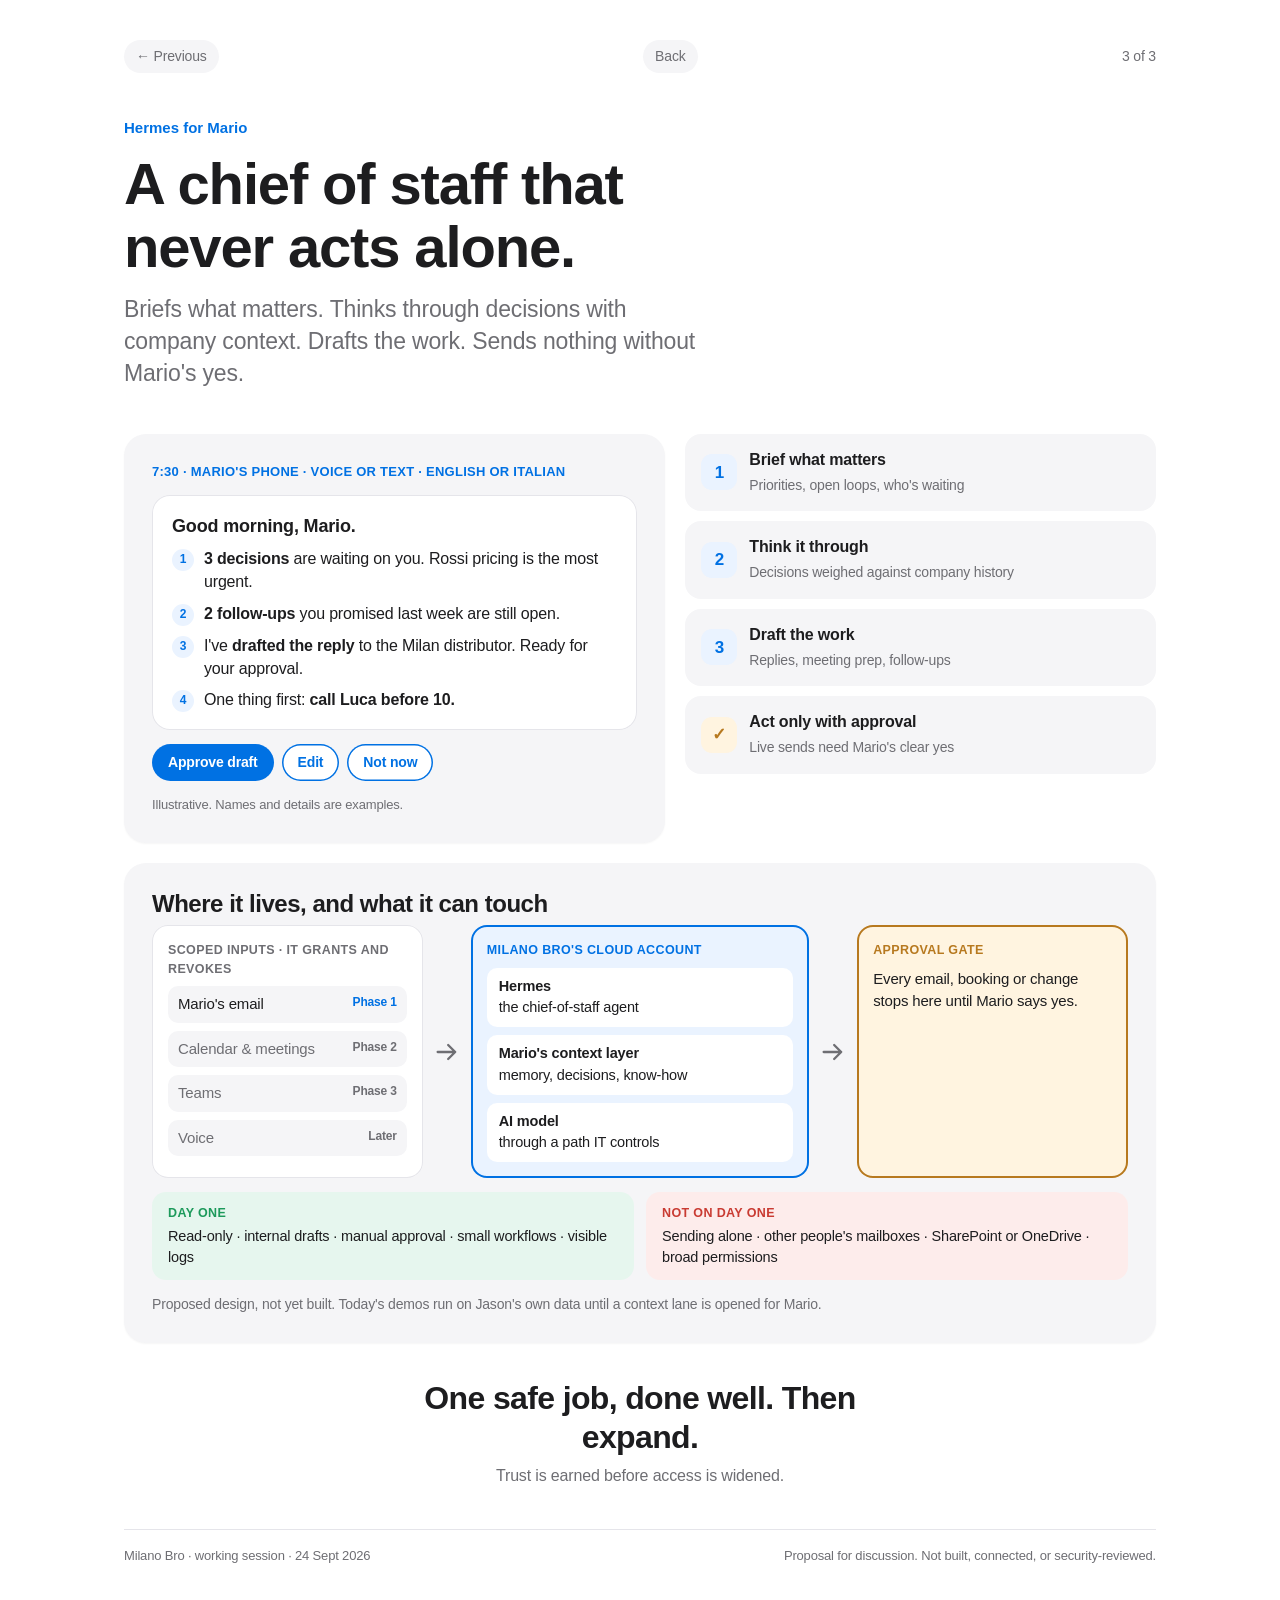
<file: graphics/3-hermes-for-mario.html>
<!DOCTYPE html>
<html lang="en">
<head>
<meta charset="UTF-8" />
<meta name="viewport" content="width=device-width, initial-scale=1" />
<title>Hermes for Mario — Milano Bro</title>
<link rel="stylesheet" href="./shared.css" />
<style>
.top{display:grid;grid-template-columns:1.15fr 1fr;gap:20px}
.phone{display:flex;flex-direction:column;gap:14px}
.time{font-size:13px;font-weight:600;color:var(--blue);letter-spacing:.02em;text-transform:uppercase}
.brief{background:var(--bg);border-radius:18px;padding:18px 20px;box-shadow:inset 0 0 0 1px var(--line);font-size:16px;line-height:1.45}
.brief b{font-weight:600}
.brief .hi{display:block;font-size:18px;margin-bottom:8px}
.brief ol{list-style:none;display:grid;gap:8px}
.brief li{display:grid;grid-template-columns:24px 1fr;gap:8px;opacity:0;transform:translateY(8px);animation:up .55s var(--ease) forwards}
.brief li::before{content:counter(n);counter-increment:n;width:22px;height:22px;border-radius:50%;background:var(--blue-soft);color:var(--blue);font-size:12px;font-weight:700;display:grid;place-items:center;margin-top:2px}
.brief ol{counter-reset:n}
.brief li:nth-child(1){animation-delay:.9s}.brief li:nth-child(2){animation-delay:1.4s}.brief li:nth-child(3){animation-delay:1.9s}.brief li:nth-child(4){animation-delay:2.4s}
.btns{display:flex;gap:8px;flex-wrap:wrap;opacity:0;animation:up .5s var(--ease) 3s forwards}
.btn{border-radius:999px;padding:8px 16px;font-size:14px;font-weight:600;background:var(--bg);color:var(--blue);box-shadow:inset 0 0 0 1.5px var(--blue)}
.btn.go{background:var(--blue);color:#fff;box-shadow:none;animation:pulse 1.6s var(--ease) 3.4s 1}
@keyframes pulse{0%{box-shadow:0 0 0 0 rgba(0,113,227,.45)}100%{box-shadow:0 0 0 14px rgba(0,113,227,0)}}
.note{font-size:13px;color:var(--mute);margin-top:auto}
.jobs{display:grid;gap:10px;align-content:start}
.job{background:var(--bg2);border-radius:16px;padding:14px 16px;display:grid;grid-template-columns:36px 1fr;gap:12px;align-items:center}
.job .n{width:36px;height:36px;border-radius:11px;background:var(--blue-soft);color:var(--blue);display:grid;place-items:center;font-weight:700}
.job b{display:block;font-size:16px;font-weight:600}
.job span{font-size:14px;color:var(--mute)}
.job.gate .n{background:var(--amber-soft);color:var(--amber)}
/* architecture */
.arch{margin-top:20px}
.flow{display:grid;grid-template-columns:1fr 40px 1.25fr 40px 1fr;align-items:stretch;gap:4px;margin-top:8px}
.col{border-radius:16px;padding:16px;display:grid;gap:8px;align-content:start;background:var(--bg);box-shadow:inset 0 0 0 1px var(--line)}
.col .t{font-size:12.5px;font-weight:600;letter-spacing:.03em;text-transform:uppercase;color:var(--mute)}
.in .row{display:flex;justify-content:space-between;gap:8px;font-size:15px;background:var(--bg2);border-radius:10px;padding:7px 10px}
.in .row small{font-size:12px;font-weight:700;color:var(--blue)}
.in .row.dim{color:var(--mute)}.in .row.dim small{color:var(--mute)}
.home{box-shadow:inset 0 0 0 2px var(--blue);background:var(--blue-soft)}
.home .t{color:var(--blue)}
.home .box{background:var(--bg);border-radius:10px;padding:8px 12px;font-size:14.5px}
.home .box b{display:block;font-weight:600}
.gateCol{box-shadow:inset 0 0 0 2px var(--amber);background:var(--amber-soft)}
.gateCol .t{color:var(--amber)}
.gateCol p{font-size:15px}
.arrow{display:grid;place-items:center}
.arrow svg{width:28px;height:28px;stroke:var(--mute);fill:none;stroke-width:2;stroke-linecap:round;stroke-linejoin:round;stroke-dasharray:40;stroke-dashoffset:40;animation:draw .8s var(--ease) forwards}
.arrow:nth-child(2) svg{animation-delay:1.2s}.arrow:nth-child(4) svg{animation-delay:1.6s}
@keyframes draw{to{stroke-dashoffset:0}}
.rules{display:grid;grid-template-columns:1fr 1fr;gap:12px;margin-top:14px}
.rule{border-radius:14px;padding:12px 16px;font-size:14.5px;line-height:1.45}
.rule b{display:block;font-size:12.5px;letter-spacing:.03em;text-transform:uppercase;margin-bottom:4px}
.rule.yes{background:var(--green-soft)}.rule.yes b{color:var(--green)}
.rule.no{background:var(--red-soft)}.rule.no b{color:var(--red)}
.status{margin-top:14px;font-size:14px;color:var(--mute)}
@media (max-width:820px){.top{grid-template-columns:1fr}.flow{grid-template-columns:1fr}.arrow svg{transform:rotate(90deg)}}
@media (max-width:460px){.rules{grid-template-columns:1fr}}
</style>
</head>
<body>
<div class="wrap">
  <nav class="nav"><a href="./2-what-makes-it-useful.html">← Previous</a><a href="../">Back</a><span>3 of 3</span></nav>

  <p class="eyebrow up">Hermes for Mario</p>
  <h1 class="up d1">A chief of staff that<br>never acts alone.</h1>
  <p class="lead up d2">Briefs what matters. Thinks through decisions with company context. Drafts the work. Sends nothing without Mario's yes.</p>

  <div class="top">
    <section class="card phone up d3">
      <span class="time">7:30 · Mario's phone · voice or text · English or Italian</span>
      <div class="brief">
        <b class="hi">Good morning, Mario.</b>
        <ol>
          <li><span><b>3 decisions</b> are waiting on you. Rossi pricing is the most urgent.</span></li>
          <li><span><b>2 follow-ups</b> you promised last week are still open.</span></li>
          <li><span>I've <b>drafted the reply</b> to the Milan distributor. Ready for your approval.</span></li>
          <li><span>One thing first: <b>call Luca before 10.</b></span></li>
        </ol>
      </div>
      <div class="btns"><span class="btn go">Approve draft</span><span class="btn">Edit</span><span class="btn">Not now</span></div>
      <p class="note">Illustrative. Names and details are examples.</p>
    </section>
    <div class="jobs">
      <div class="job up d4"><div class="n">1</div><div><b>Brief what matters</b><span>Priorities, open loops, who's waiting</span></div></div>
      <div class="job up d5"><div class="n">2</div><div><b>Think it through</b><span>Decisions weighed against company history</span></div></div>
      <div class="job up d6"><div class="n">3</div><div><b>Draft the work</b><span>Replies, meeting prep, follow-ups</span></div></div>
      <div class="job gate up d7"><div class="n">✓</div><div><b>Act only with approval</b><span>Live sends need Mario's clear yes</span></div></div>
    </div>
  </div>

  <section class="card arch up d6">
    <h2>Where it lives, and what it can touch</h2>
    <div class="flow">
      <div class="col in">
        <span class="t">Scoped inputs · IT grants and revokes</span>
        <div class="row">Mario's email <small>Phase 1</small></div>
        <div class="row dim">Calendar &amp; meetings <small>Phase 2</small></div>
        <div class="row dim">Teams <small>Phase 3</small></div>
        <div class="row dim">Voice <small>Later</small></div>
      </div>
      <div class="arrow" aria-hidden="true"><svg viewBox="0 0 24 24"><path d="M4 12h15M13 6l6 6-6 6"/></svg></div>
      <div class="col home">
        <span class="t">Milano Bro's cloud account</span>
        <div class="box"><b>Hermes</b>the chief-of-staff agent</div>
        <div class="box"><b>Mario's context layer</b>memory, decisions, know-how</div>
        <div class="box"><b>AI model</b>through a path IT controls</div>
      </div>
      <div class="arrow" aria-hidden="true"><svg viewBox="0 0 24 24"><path d="M4 12h15M13 6l6 6-6 6"/></svg></div>
      <div class="col gateCol">
        <span class="t">Approval gate</span>
        <p>Every email, booking or change stops here until Mario says yes.</p>
      </div>
    </div>
    <div class="rules">
      <div class="rule yes"><b>Day one</b>Read-only · internal drafts · manual approval · small workflows · visible logs</div>
      <div class="rule no"><b>Not on day one</b>Sending alone · other people's mailboxes · SharePoint or OneDrive · broad permissions</div>
    </div>
    <p class="status">Proposed design, not yet built. Today's demos run on Jason's own data until a context lane is opened for Mario.</p>
  </section>

  <p class="tagline up d8">One safe job, done well. Then expand.<small>Trust is earned before access is widened.</small></p>
  <div class="foot"><span>Milano Bro · working session · 24 Sept 2026</span><span>Proposal for discussion. Not built, connected, or security-reviewed.</span></div>
</div>
</body>
</html>
</file>
<file: graphics/shared.css>
/* Shared look for the three session graphics */
:root{
  color-scheme:light;
  --bg:#ffffff; --bg2:#f5f5f7; --ink:#1d1d1f; --mute:#6e6e73; --line:#e5e5ea;
  --blue:#0071e3; --blue-soft:#eaf3ff; --green:#1d9a5b; --green-soft:#e6f6ee;
  --amber:#b7791f; --amber-soft:#fff4e0; --red:#c93b32; --red-soft:#fdeceb;
  --font:-apple-system,BlinkMacSystemFont,"SF Pro Display","SF Pro Text","Inter",Helvetica,Arial,sans-serif;
  --ease:cubic-bezier(.22,.61,.36,1);
  --radius:22px;
}
*{box-sizing:border-box;margin:0;padding:0}
html{scroll-behavior:smooth}
body{background:var(--bg);color:var(--ink);font-family:var(--font);font-size:17px;line-height:1.5;-webkit-font-smoothing:antialiased;letter-spacing:-.01em}
a{color:var(--blue);text-decoration:none}
.wrap{max-width:1080px;margin:0 auto;padding:40px 24px 64px}
h1,h2,h3{font-weight:600;line-height:1.1;letter-spacing:-.02em;text-wrap:balance}
p{margin:0}
.nav{display:flex;justify-content:space-between;align-items:center;gap:12px;font-size:14px;color:var(--mute);margin-bottom:44px}
.nav a{color:var(--mute);font-weight:500;padding:6px 12px;border-radius:999px;background:var(--bg2)}
.nav a:hover{color:var(--ink)}
.eyebrow{color:var(--blue);font-size:15px;font-weight:600;letter-spacing:0;margin-bottom:12px}
h1{font-size:clamp(34px,5.4vw,58px);margin-bottom:14px;max-width:20ch}
.lead{font-size:clamp(19px,2.2vw,23px);color:var(--mute);max-width:46ch;line-height:1.4;margin-bottom:44px}
.card{background:var(--bg2);border-radius:var(--radius);padding:28px}
.card.chatcard,.card.ans,.card.phone,.card.arch,.card.grow{box-shadow:0 1px 2px rgba(0,0,0,.04)}
.card h2{font-size:24px;margin-bottom:6px}
.card .sub{color:var(--mute);font-size:16px}
.chip{display:inline-block;font-size:13px;font-weight:600;letter-spacing:.02em;text-transform:uppercase;padding:4px 10px;border-radius:999px;background:var(--bg);color:var(--mute);margin-bottom:14px}
.chip.blue{background:var(--blue);color:#fff}
.chip.green{background:var(--green);color:#fff}
.chip.amber{background:var(--amber);color:#fff}
.chip.red{background:var(--red);color:#fff}
.tagline{margin-top:36px;text-align:center;font-size:clamp(22px,3vw,32px);font-weight:600;letter-spacing:-.02em;line-height:1.2;max-width:30ch;margin-inline:auto}
.tagline small{display:block;margin-top:10px;font-size:16px;font-weight:400;color:var(--mute);letter-spacing:-.01em}
.foot{margin-top:44px;padding-top:16px;border-top:1px solid var(--line);display:flex;justify-content:space-between;flex-wrap:wrap;gap:8px;font-size:13px;color:var(--mute)}
/* entrance motion */
.up{opacity:0;transform:translateY(14px);animation:up .7s var(--ease) forwards}
.up.d1{animation-delay:.12s}.up.d2{animation-delay:.24s}.up.d3{animation-delay:.36s}.up.d4{animation-delay:.5s}.up.d5{animation-delay:.64s}.up.d6{animation-delay:.8s}.up.d7{animation-delay:.96s}.up.d8{animation-delay:1.12s}
@keyframes up{to{opacity:1;transform:none}}
@media (prefers-reduced-motion:reduce){.up,[class*="anim"]{animation:none!important;opacity:1!important;transform:none!important}}
</file>
